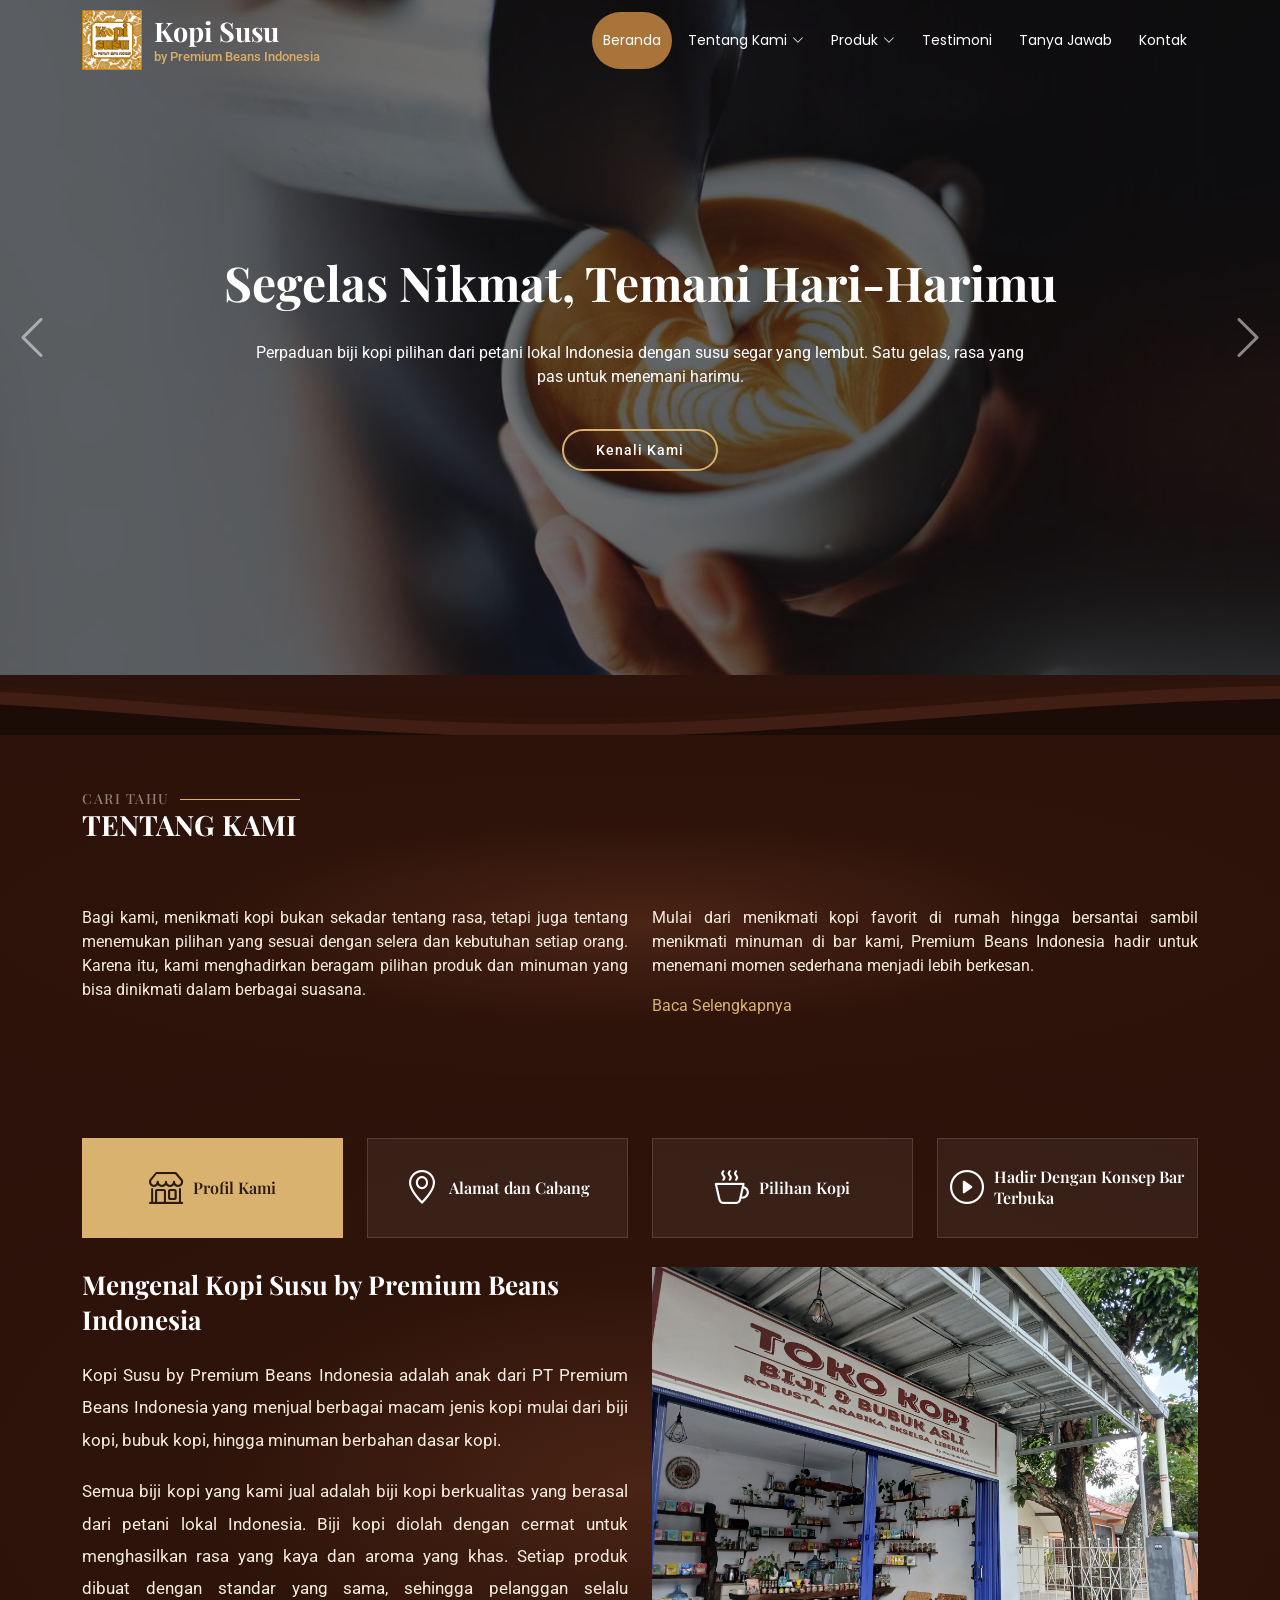
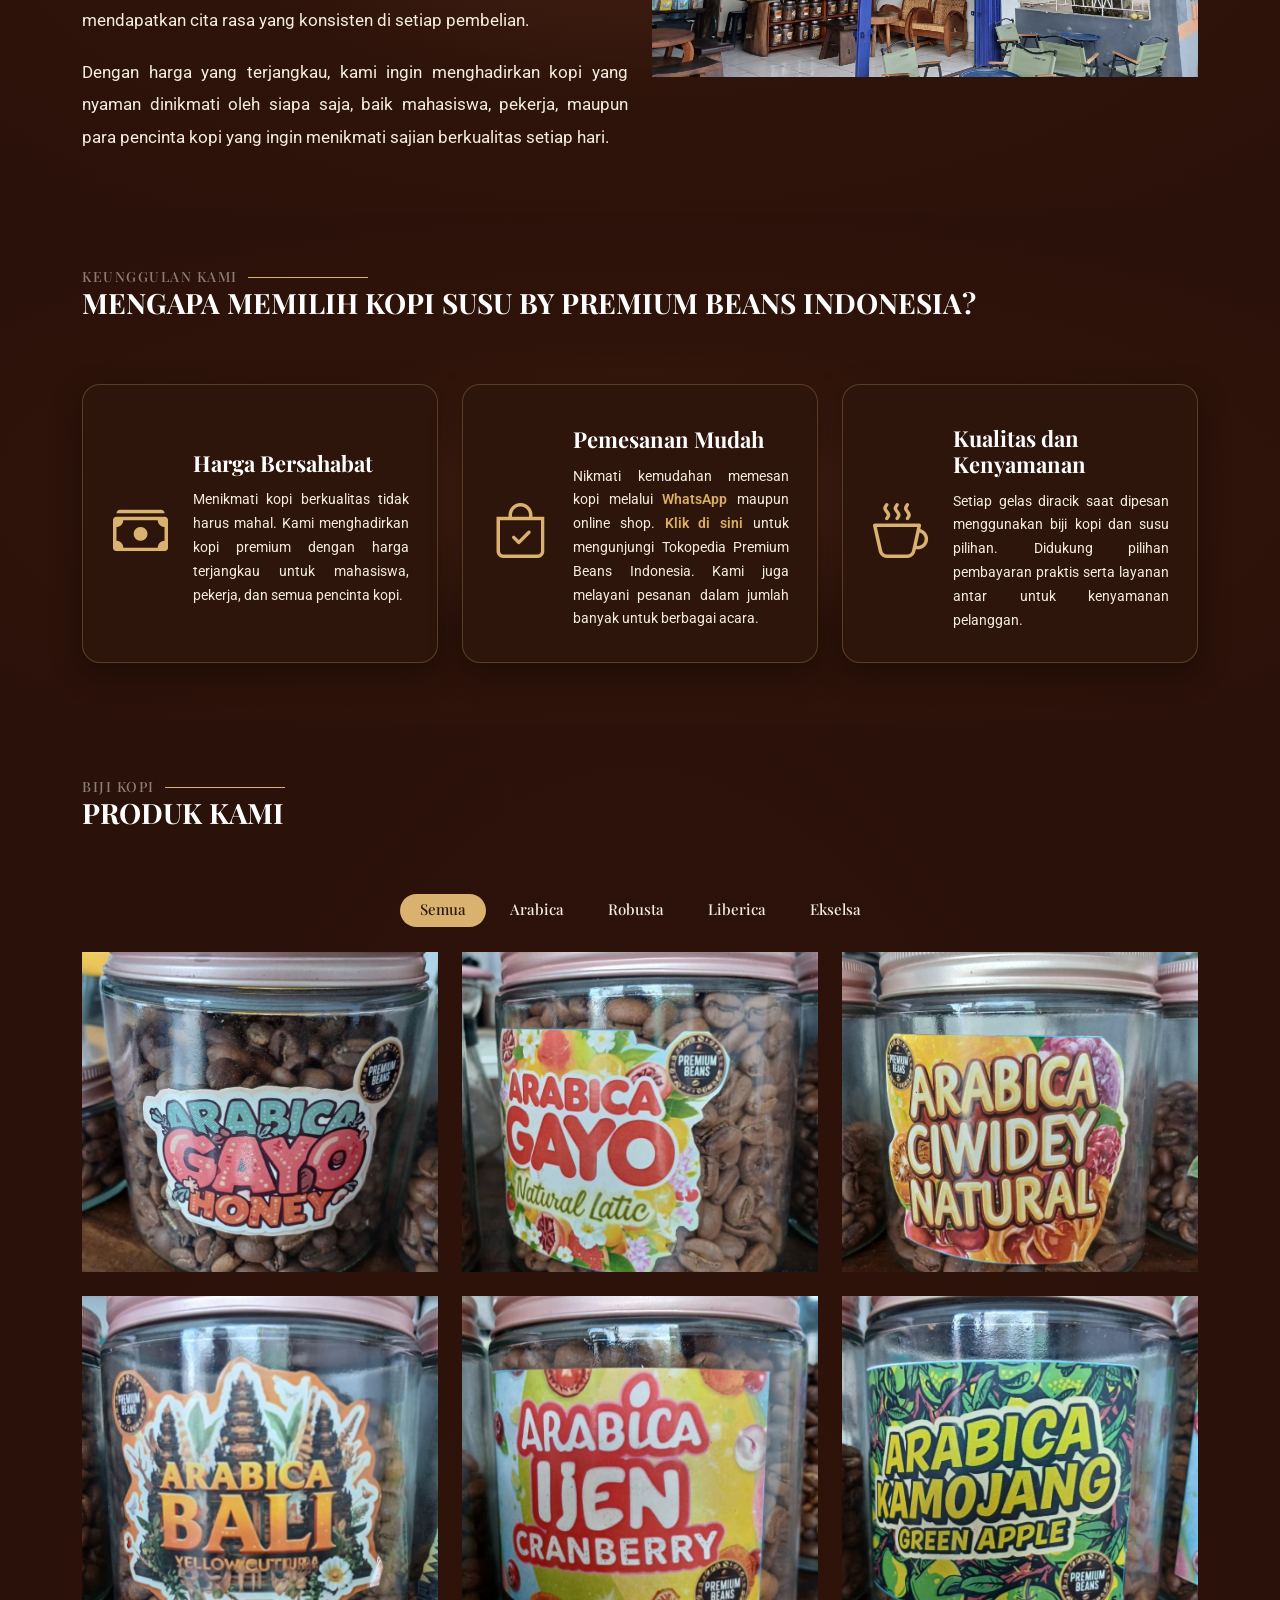
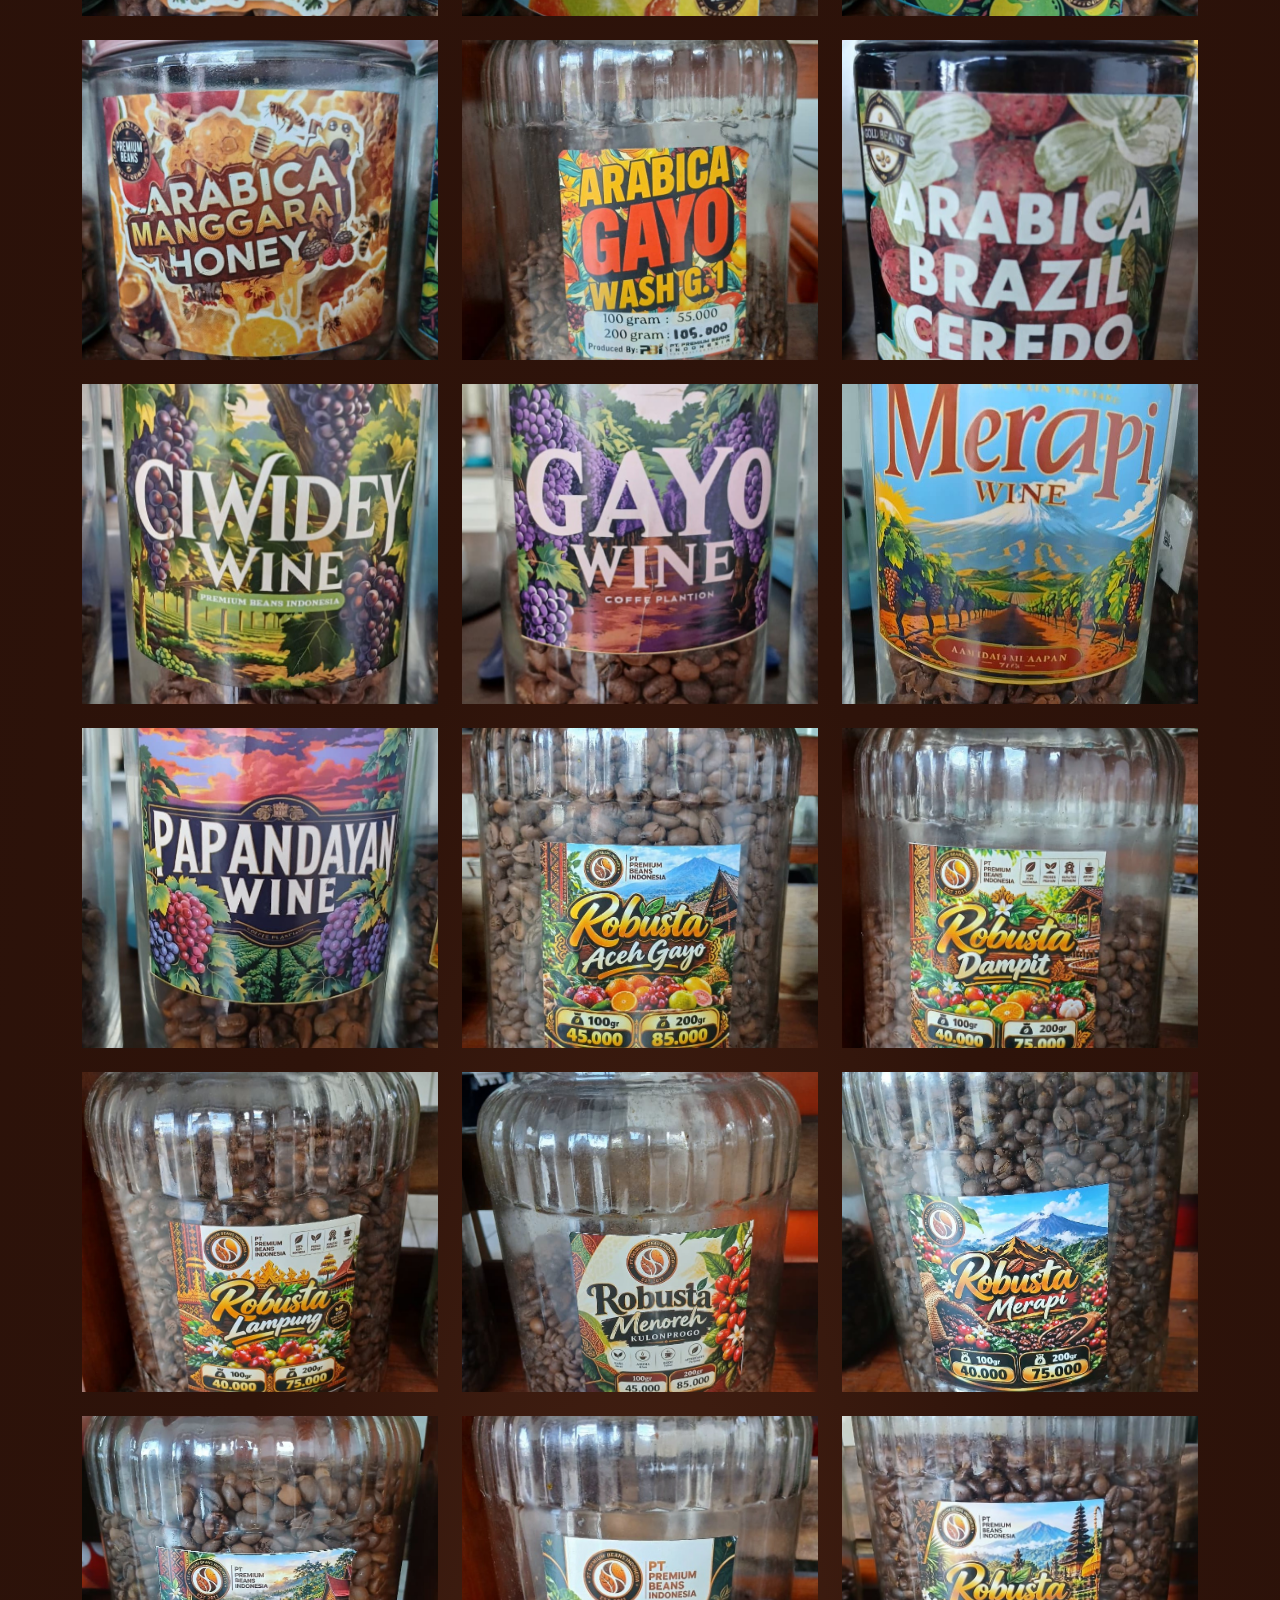
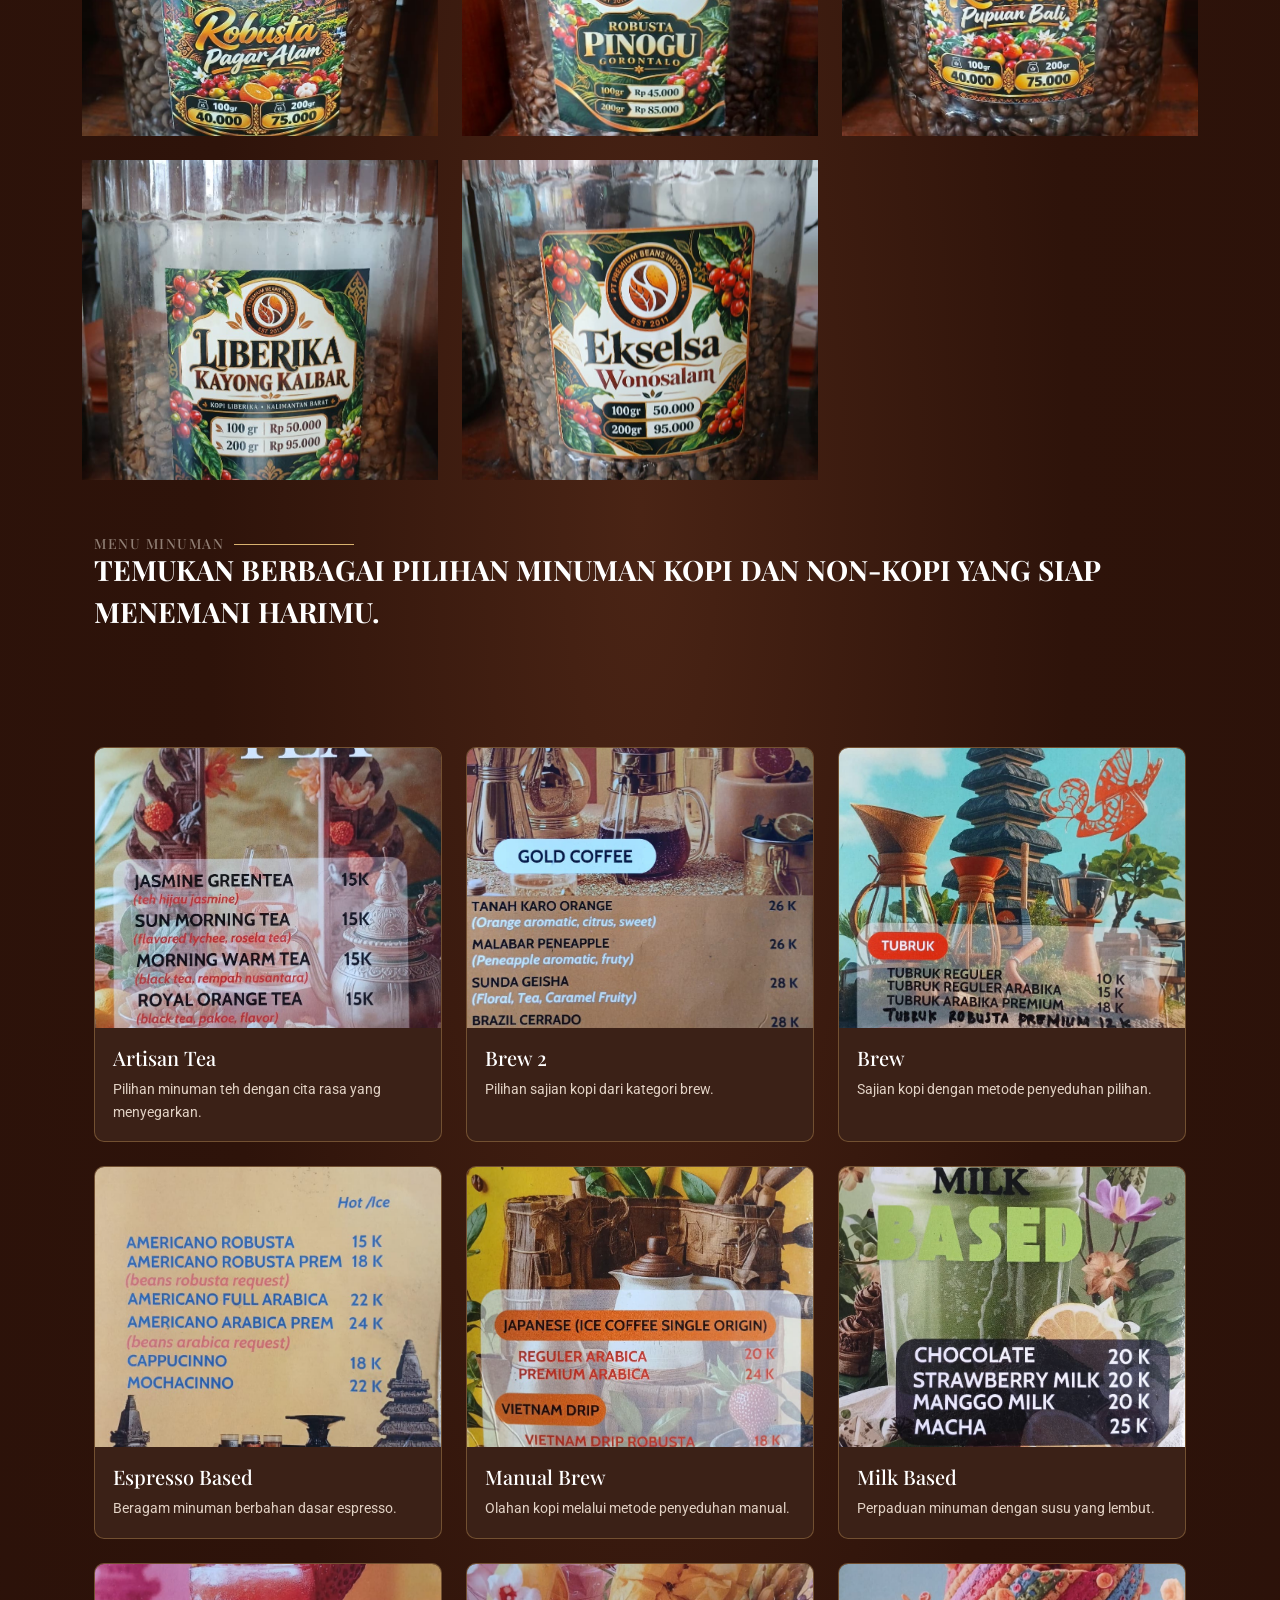
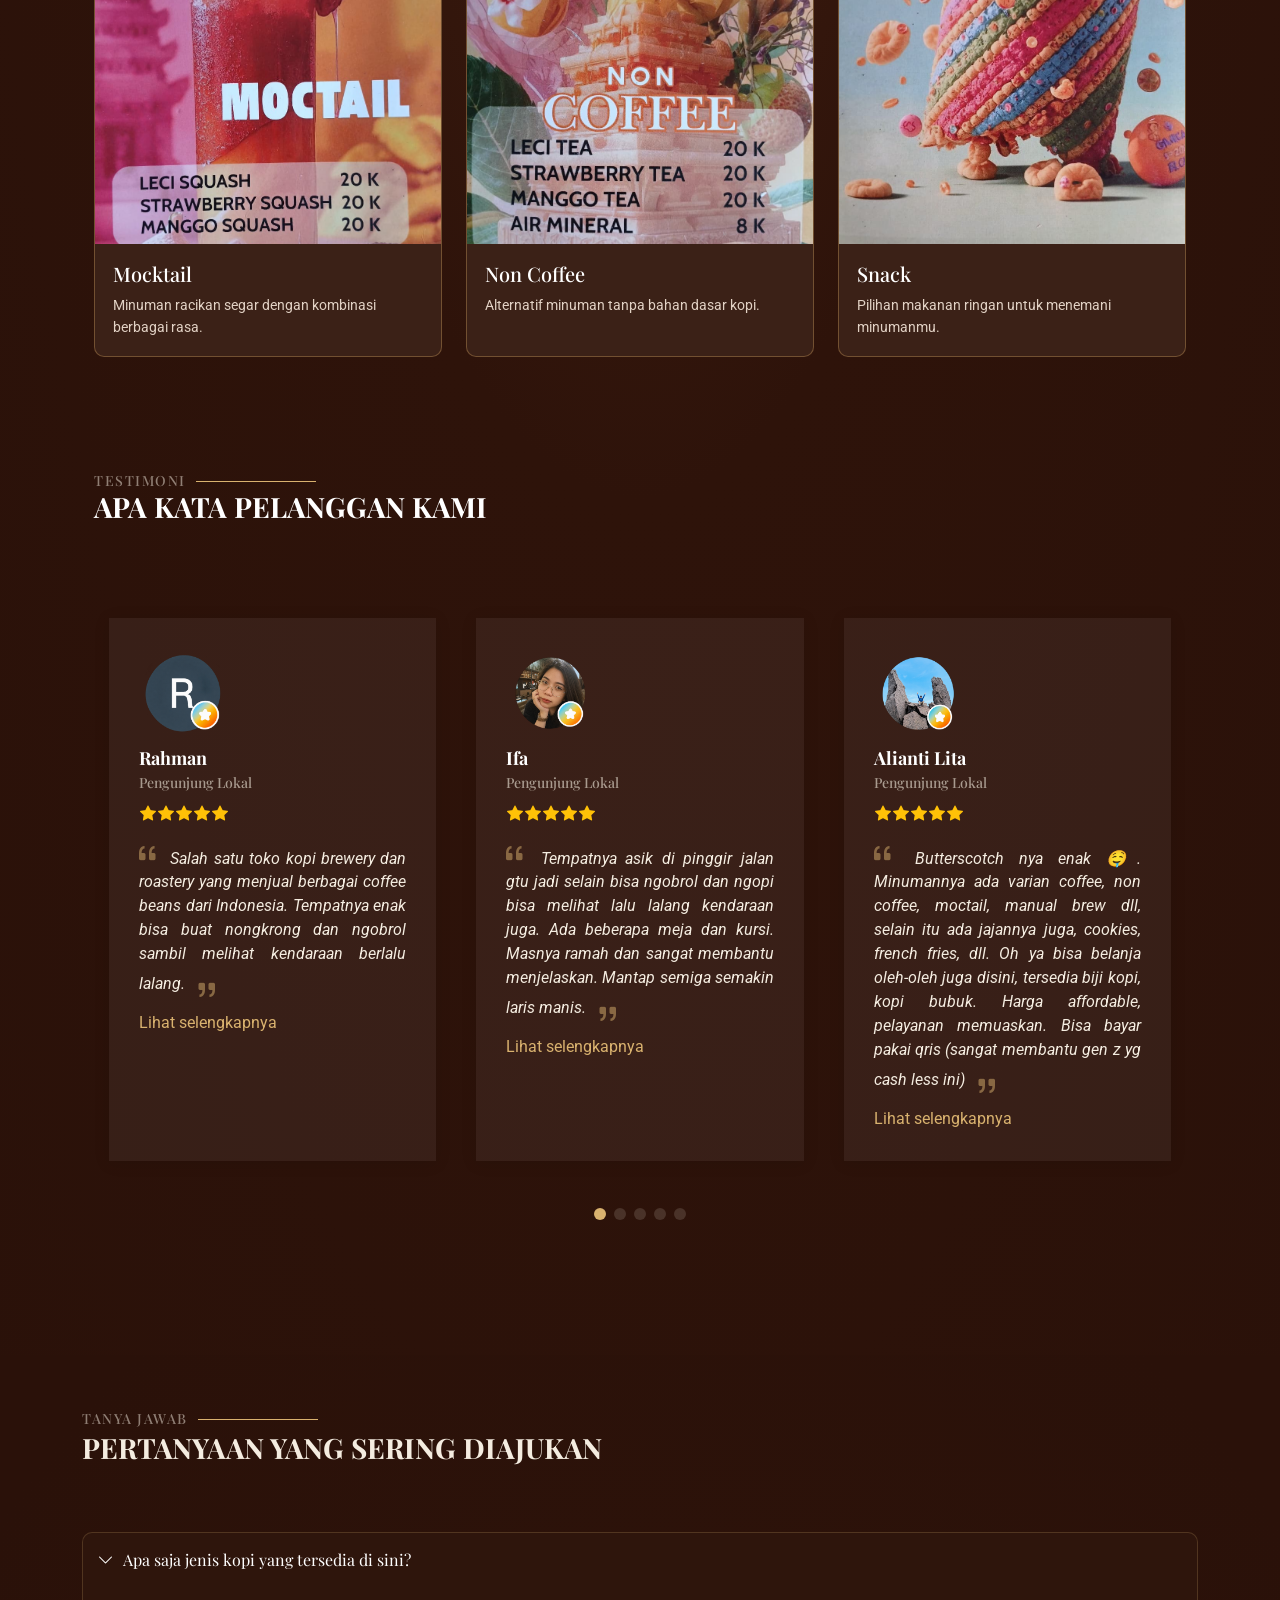
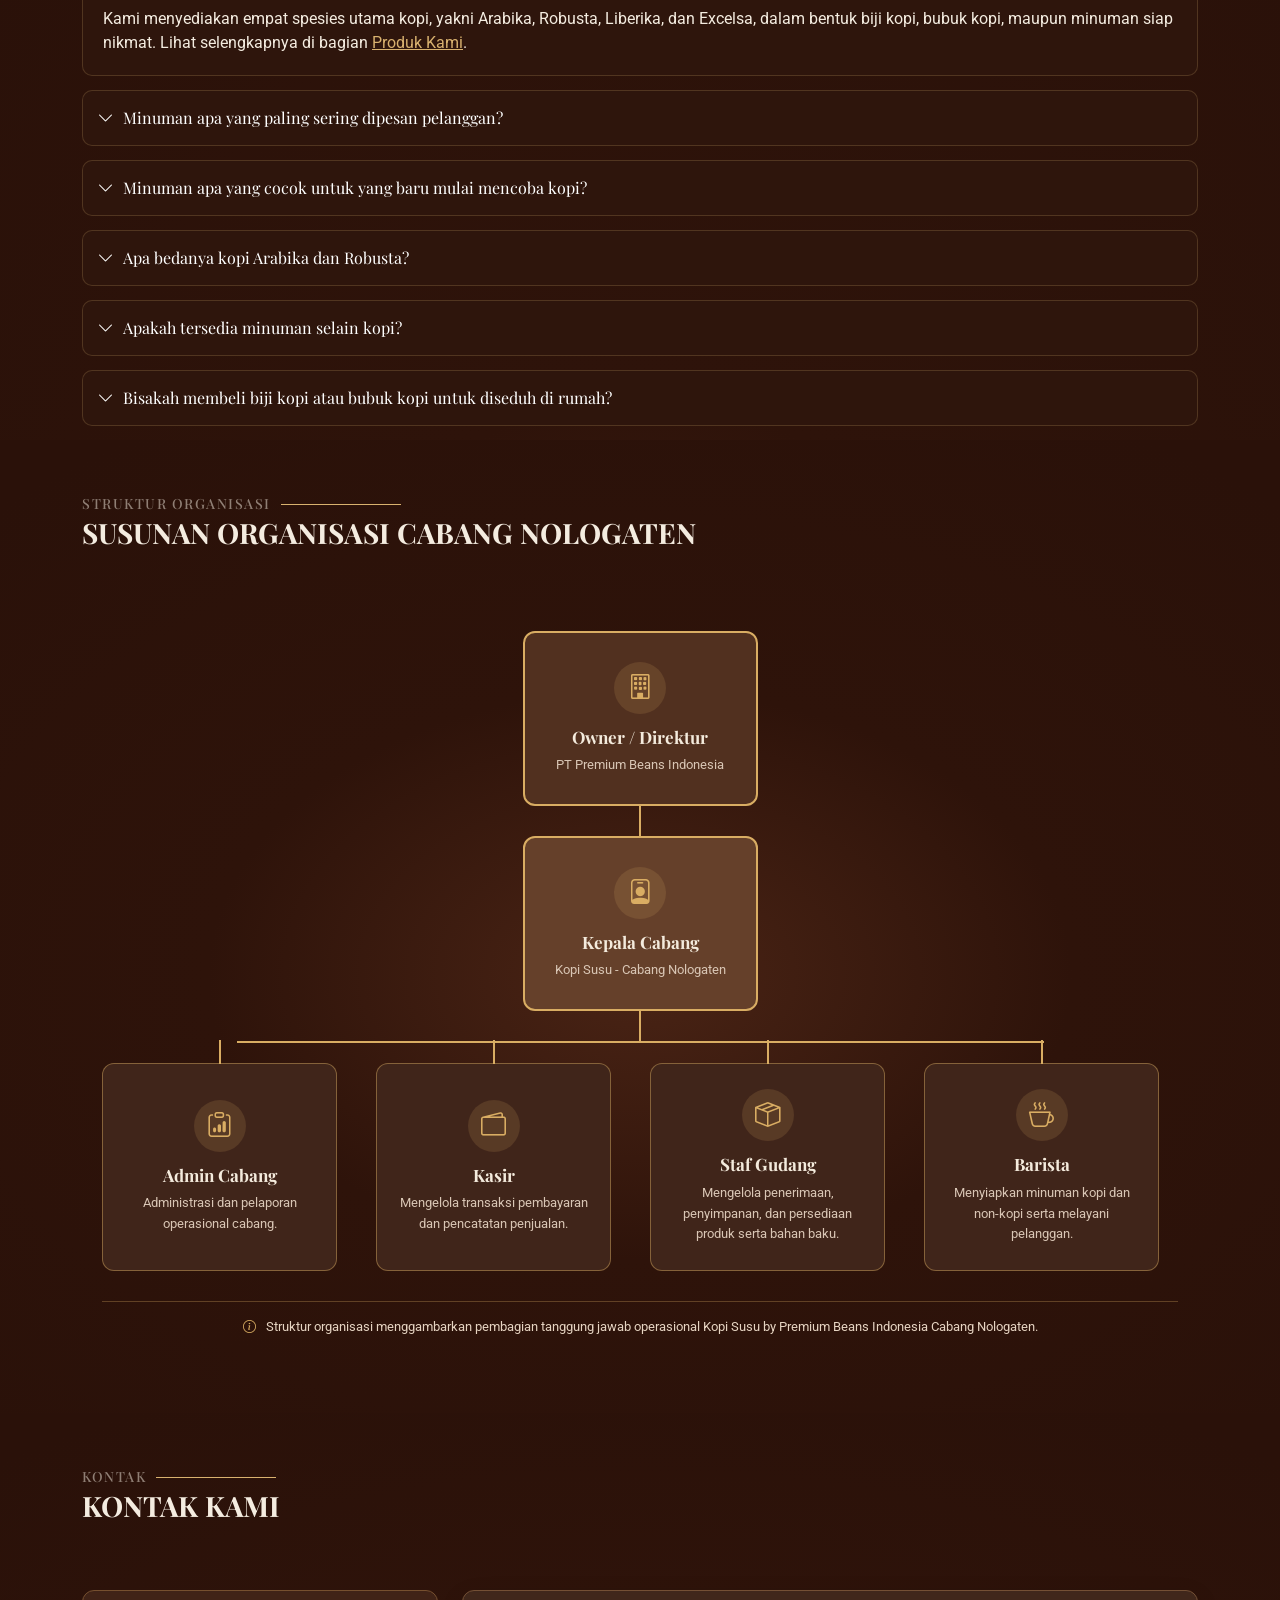
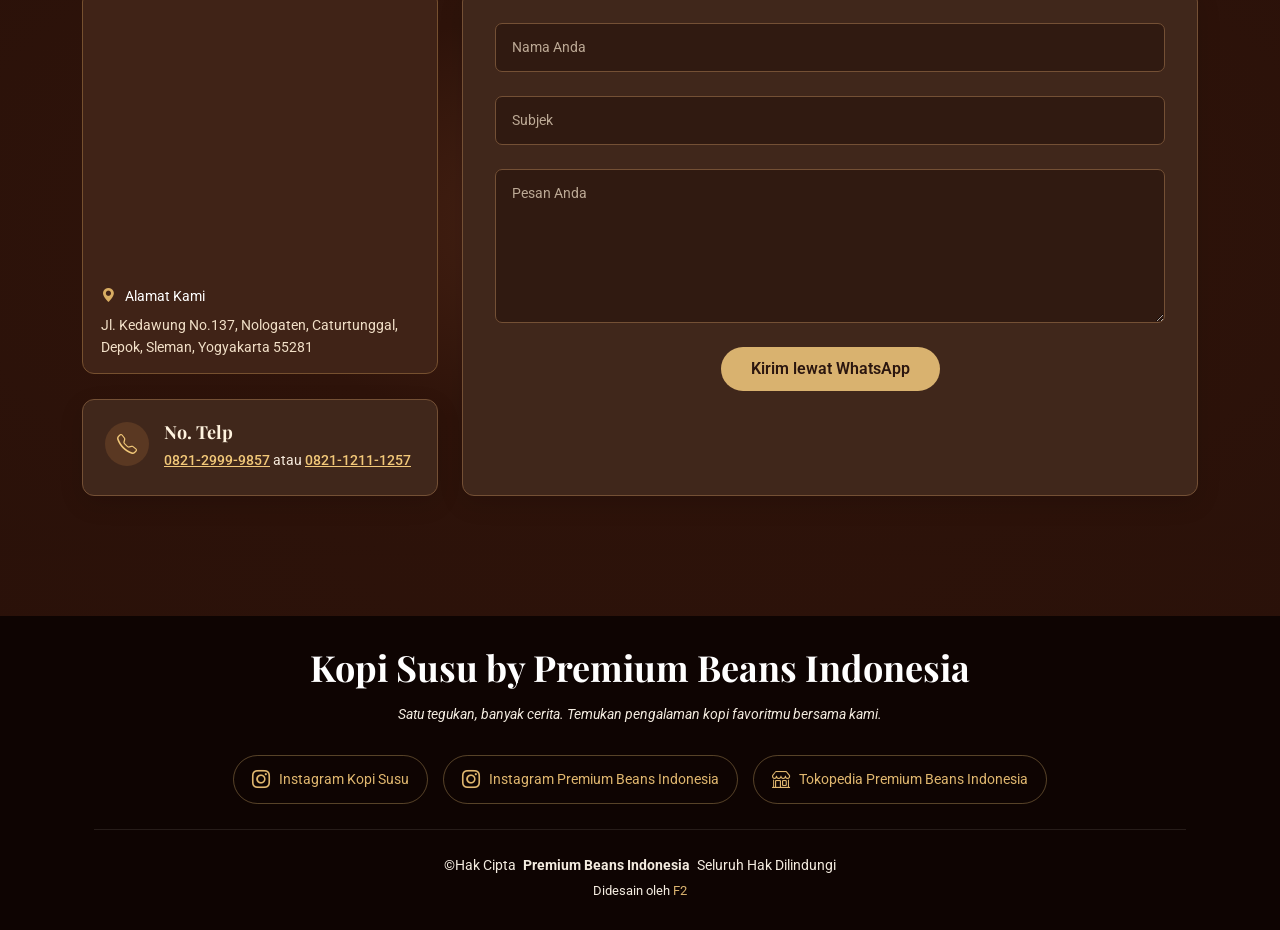
<file: index.html>
<!DOCTYPE html>
<html lang="en">

<head>
  <meta charset="utf-8">
  <meta content="width=device-width, initial-scale=1.0" name="viewport">
  <title>Kopi Susu by Premium Beans Indonesia</title>
  <meta name="description" content="">
  <meta name="keywords" content="">

  <!-- Favicons -->
  <link href="assets/img/logo kopi susu fix.png" rel="icon">
  <link href="assets/img/logo kopi susu fix.png" rel="apple-touch-icon">

  <!-- Fonts -->
  <link href="https://fonts.googleapis.com" rel="preconnect">
  <link href="https://fonts.gstatic.com" rel="preconnect" crossorigin>
  <link href="https://fonts.googleapis.com/css2?family=Roboto:ital,wght@0,100;0,300;0,400;0,500;0,700;0,900;1,100;1,300;1,400;1,500;1,700;1,900&family=Poppins:ital,wght@0,100;0,200;0,300;0,400;0,500;0,600;0,700;0,800;0,900;1,100;1,200;1,300;1,400;1,500;1,600;1,700;1,800;1,900&family=Raleway:ital,wght@0,100;0,200;0,300;0,400;0,500;0,600;0,700;0,800;0,900;1,100;1,200;1,300;1,400;1,500;1,600;1,700;1,800;1,900&display=swap" rel="stylesheet">
  <link href="https://fonts.googleapis.com/css2?family=Playfair+Display:wght@600;700&display=swap" rel="stylesheet">
  <link href="https://fonts.googleapis.com/css2?family=Roboto:wght@300;400;500;700&family=Poppins:wght@300;400;500;600&family=Playfair+Display:wght@600;700&display=swap" rel="stylesheet">

  <!-- Vendor CSS Files -->
  <link href="assets/vendor/bootstrap/css/bootstrap.min.css" rel="stylesheet">
  <link href="assets/vendor/bootstrap-icons/bootstrap-icons.css" rel="stylesheet">
  <link href="assets/vendor/aos/aos.css" rel="stylesheet">
  <link href="assets/vendor/animate.css/animate.min.css" rel="stylesheet">
  <link href="assets/vendor/glightbox/css/glightbox.min.css" rel="stylesheet">
  <link href="assets/vendor/swiper/swiper-bundle.min.css" rel="stylesheet">

  <!-- Main CSS File -->
  <link href="assets/css/main.css" rel="stylesheet">

  <!-- =======================================================
  * Template Name: Selecao
  * Template URL: https://bootstrapmade.com/selecao-bootstrap-template/
  * Updated: Aug 07 2024 with Bootstrap v5.3.3
  * Author: BootstrapMade.com
  * License: https://bootstrapmade.com/license/
  ======================================================== -->
</head>

<body class="index-page">

  <header id="header" class="header d-flex align-items-center fixed-top">
  <div class="container-fluid container-xl position-relative d-flex align-items-center justify-content-between">

        <a href="index.html" class="logo d-flex align-items-center">
            <img src="assets/img/logo kopi susu fix.png" alt="Logo Kopi Susu">

            <div class="brand-text">
                <h1 class="sitename">Kopi Susu</h1>
                <span>by Premium Beans Indonesia</span>
            </div>
        </a>

    
<nav id="navmenu" class="navmenu">

  <ul>

    <!-- BERANDA -->
    <li>
      <a href="#hero" class="active">Beranda</a>
    </li>

    <!-- DROPDOWN TENTANG KAMI -->
    <li class="dropdown">
      <a href="#about">
        <span>Tentang Kami</span>
        <i class="bi bi-chevron-down toggle-dropdown"></i>
      </a>

      <ul>
        <li>
          <a href="index.html#features">Profil</a>
        </li>

        <li>
          <a href="#services">Keunggulan Kami</a>
        </li>

        <li>
          <a href="#team">Tim Kami</a>
        </li>
      </ul>
    </li>

    <!-- DROPDOWN PRODUK -->
    <li class="dropdown">
      <a href="#portfolio">
        <span>Produk</span>
        <i class="bi bi-chevron-down toggle-dropdown"></i>
      </a>

      <ul>
        <li>
          <a href="#portfolio">Biji Kopi</a>
        </li>

        <li>
          <a href="#menu-minuman">Menu Minuman</a>
        </li>
      </ul>
    </li>

    <!-- TESTIMONI -->
    <li>
      <a href="#testimonials">Testimoni</a>
    </li>

    <!-- TANYA JAWAB -->
    <li>
      <a href="#faq">Tanya Jawab</a>
    </li>

    <!-- KONTAK -->
    <li>
      <a href="#contact">Kontak</a>
    </li>

  </ul>

  <i class="mobile-nav-toggle d-xl-none bi bi-list"></i>

</nav>


  </div>
</header>

  <main class="main">

    <!-- Hero Section -->
    <section id="hero" class="hero section dark-background">

      <div id="hero-carousel" data-bs-interval="5000" class=" carousel carousel-fade" data-bs-ride="carousel">

        <!-- Slide 1 -->
<div class="carousel-item active">
  <img src="assets/img/kopi susu.jpg" alt="Kopi susu" class="hero-img">
  <div class="carousel-container">
    <h2 class="animate__animated animate__fadeInDown"><span>Segelas Nikmat, Temani Hari-Harimu</span></h2>
    <p class="animate__animated animate__fadeInUp">Perpaduan biji kopi pilihan dari petani lokal Indonesia dengan susu segar yang lembut. Satu gelas, rasa yang pas untuk menemani harimu.</p>
    <a href="#about" class="btn-get-started animate__animated animate__fadeInUp scrollto">Kenali Kami</a>
  </div>
</div>

<!-- Slide 2 -->
<div class="carousel-item">
  <img src="assets/img/biji kopi pilihan.jpg" alt="Biji kopi" class="hero-img">
  <div class="carousel-container">
    <h2 class="animate__animated animate__fadeInDown">Dari Biji Kopi Pilihan</h2>
    <p class="animate__animated animate__fadeInUp">Kami memilih biji kopi premium, menyangrai dengan hati-hati, dan menyeduhnya segar setiap hari. Rasanya kaya, aromanya harum, harganya tetap bersahabat.</p>
    <a href="#portfolio" class="btn-get-started animate__animated animate__fadeInUp scrollto">Temukan biji kopi favoritmu</a>
  </div>
</div>

<!-- Slide 3 -->
<div class="carousel-item">
  <img src="assets/img/es kopi.jpg" alt="Bubuk kopi" class="hero-img">
  <div class="carousel-container">
    <h2 class="animate__animated animate__fadeInDown">Segar di Setiap Tegukan</h2>
    <p class="animate__animated animate__fadeInUp">Capek, ngantuk, atau butuh teman ngobrol? Kopi susu kami siap menemani. Tersedia juga menu selain kopi.</p>
    <a href="#menu-minuman" class="btn-get-started animate__animated animate__fadeInUp scrollto">Lihat Menu</a>
  </div>
</div>

        <a class="carousel-control-prev" href="#hero-carousel" role="button" data-bs-slide="prev">
          <span class="carousel-control-prev-icon bi bi-chevron-left" aria-hidden="true"></span>
        </a>

        <a class="carousel-control-next" href="#hero-carousel" role="button" data-bs-slide="next">
          <span class="carousel-control-next-icon bi bi-chevron-right" aria-hidden="true"></span>
        </a>

      </div>

      <svg class="hero-waves" xmlns="http://www.w3.org/2000/svg" xmlns:xlink="http://www.w3.org/1999/xlink" viewBox="0 24 150 28 " preserveAspectRatio="none">
        <defs>
          <path id="wave-path" d="M-160 44c30 0 58-18 88-18s 58 18 88 18 58-18 88-18 58 18 88 18 v44h-352z"></path>
        </defs>
        <g class="wave1">
          <use xlink:href="#wave-path" x="50" y="3"></use>
        </g>
        <g class="wave2">
          <use xlink:href="#wave-path" x="50" y="0"></use>
        </g>
        <g class="wave3">
          <use xlink:href="#wave-path" x="50" y="9"></use>
        </g>
      </svg>

    </section><!-- /Hero Section -->

    <!-- About Section -->
    <section id="about" class="about section">

      <!-- Section Title -->
      <div class="container section-title" data-aos="fade-up">
        <h2>Cari tahu</h2>
        <p>Tentang Kami</p>
      </div><!-- End Section Title -->

      <div class="container">

        <div class="row gy-4">

          <div class="col-lg-6 content" data-aos="fade-up" data-aos-delay="100">
            <p>
              Bagi kami, menikmati kopi bukan sekadar tentang rasa, tetapi juga tentang menemukan pilihan yang sesuai dengan selera dan kebutuhan setiap orang. Karena itu, kami menghadirkan beragam pilihan produk dan minuman yang bisa dinikmati dalam berbagai suasana.</p>
          </div>

          <div class="col-lg-6" data-aos="fade-up" data-aos-delay="200">
            <p>Mulai dari menikmati kopi favorit di rumah hingga bersantai sambil menikmati minuman di bar kami, Premium Beans Indonesia hadir untuk menemani momen sederhana menjadi lebih berkesan.</p>
            <a href="#features" class="Baca Selengkapnya"><span>Baca Selengkapnya</span><i class="bi bi-arrow-below"></i></a>
          </div>

        </div>

      </div>

    </section><!-- /About Section -->

    <!-- Features Section -->
    <section id="features" class="features section">

      <div class="container">

        <ul class="nav nav-tabs row  d-flex" data-aos="fade-up" data-aos-delay="100">
          <li class="nav-item col-3">
            <a class="nav-link active show" data-bs-toggle="tab" data-bs-target="#features-tab-1">
              <i class="bi bi-shop"></i>
              <h4 class="d-none d-lg-block">Profil Kami</h4>
            </a>
          </li>
          <li class="nav-item col-3">
            <a class="nav-link" data-bs-toggle="tab" data-bs-target="#features-tab-2">
              <i class="bi bi-geo-alt"></i>
              <h4 class="d-none d-lg-block">Alamat dan Cabang</h4>
            </a>
          </li>
          <li class="nav-item col-3">
            <a class="nav-link" data-bs-toggle="tab" data-bs-target="#features-tab-3">
              <i class="bi bi-cup-hot"></i>
              <h4 class="d-none d-lg-block">Pilihan Kopi</h4>
            </a>
          </li>
          <li class="nav-item col-3">
            <a class="nav-link" data-bs-toggle="tab" data-bs-target="#features-tab-4">
              <i class="bi bi-play-circle"></i>
              <h4 class="d-none d-lg-block">Hadir Dengan Konsep Bar Terbuka</h4>
            </a>
          </li>
        </ul><!-- End Tab Nav -->

        <div class="tab-content" data-aos="fade-up" data-aos-delay="200">

          <div class="tab-pane fade active show" id="features-tab-1">
            <div class="row">
              <div class="col-lg-6 order-2 order-lg-1 mt-3 mt-lg-0">
                <h3>Mengenal Kopi Susu by Premium Beans Indonesia</h3>
                <p>
                  Kopi Susu by Premium Beans Indonesia adalah anak dari PT Premium Beans Indonesia yang menjual berbagai macam jenis kopi mulai dari biji kopi, bubuk kopi, hingga minuman berbahan dasar kopi.
                </p>
                <p>
                  Semua biji kopi yang kami jual adalah biji kopi berkualitas yang berasal dari petani lokal Indonesia. Biji kopi diolah dengan cermat untuk menghasilkan rasa yang kaya dan aroma yang khas. Setiap produk dibuat dengan standar yang sama, sehingga pelanggan selalu mendapatkan cita rasa yang konsisten di setiap pembelian.
                </p>
                <p>
                  Dengan harga yang terjangkau, kami ingin menghadirkan kopi yang nyaman dinikmati oleh siapa saja, baik mahasiswa, pekerja, maupun para pencinta kopi yang ingin menikmati sajian berkualitas setiap hari.
                </p>
              </div>
              <div class="col-lg-6 order-1 order-lg-2 text-center">
                <img src="assets/img/profil umkm.jpg" alt="" class="img-fluid">
              </div>
            </div>
          </div><!-- End Tab Content Item -->

          <div class="tab-pane fade" id="features-tab-2">
            <div class="row">
              <div class="col-lg-6 order-2 order-lg-1 mt-3 mt-lg-0">
                <h3>Cabang Nologaten</h3>
                <p>
                  Gerai Kopi Susu by Premium Beans Indonesia kami memiliki 3 cabang, diantaranya ada di Nologaten, Kasongan, dan Prambanan.
                </p>
                <p>
                  Khusus untuk cabang Nologaten, kami beralamat di Jl. Kedawung No.137, Nologaten, Caturtunggal, Kec. Depok, Kabupaten Sleman, Daerah Istimewa Yogyakarta 55281.
                </p>
                <p>
                  Patokan utama untuk menuju KOPI SUSU By Premium Beans Indonesia cabang Nologaten adalah tepat di depan Gereja Nologaten dan bersebelahan dengan Kampus Marturia (SAK Marturia). Lokasi ini berada di kawasan Nologaten yang terletak di sisi belakang Plaza Ambarrukmo (Amplas).
                </p>
                <p>
                  Kami buka setiap hari pukul 10.00 sampai 22.00 WIB kecuali hari Rabu yang buka lebih awal pukul 09.00 WIB. Anda dapat mencari lokasi kami melalui Google Maps atau <a href="https://maps.app.goo.gl/wgdjheMF222a6Lhp7" target="_blank" rel="noopener">klik di sini</a>.
                </p>
              </div>
              <div class="col-lg-6 order-1 order-lg-2 text-center">
                <img src="assets/img/alamat.jpg" alt="" class="img-fluid feature-img">
              </div>
            </div>
          </div><!-- End Tab Content Item -->

          <div class="tab-pane fade" id="features-tab-3">
            <div class="row">
              <div class="col-lg-6 order-2 order-lg-1 mt-3 mt-lg-0">
                <h3>Berbagai Jenis Kopi Ada Di Sini</h3>
                <p>
                  Kami menyediakan empat spesies utama kopi, yakni Arabika, Robusta, Liberika, dan Excelsa, dengan beragam karakter rasa dari mulai yang ringan dan asam segar sampai yang pekat dan pahit.
                </p>
                <p>
                  Kami memiliki Koleksi kopi asal tunggal (dari satu daerah) yang mencakup berbagai daerah penghasil kopi di Indonesia dengan metode pengolahan bervariasi, seperti proses kering, proses basah, proses madu, hingga fermentasi anggur yang menghasilkan aroma buah-buahan kompleks.
                </p>
                <p>
                  Kami menyediakan campuran biji kopi khusus yang dirancang untuk menghasilkan keseimbangan rasa yang pas saat dipadukan dengan susu maupun dinikmati sebagai espresso murni.
                </p>
              </div>
              <div class="col-lg-6 order-1 order-lg-2 text-center">
                <img src="assets/img/pilihan kopi.jpg" alt="" class="img-fluid">
              </div>
            </div>
          </div><!-- End Tab Content Item -->

          <div class="tab-pane fade" id="features-tab-4">
            <div class="row">
              <div class="col-lg-6 order-2 order-lg-1 mt-3 mt-lg-0">
                <h3>Konsep Bar Terbuka</h3>
                <p>
                  Konsep bar terbuka di cabang Nologaten menghadirkan suasana kedai kopi yang hangat, transparan, dan interaktif, yang mana meja seduh menyatu langsung dengan area pengunjung.
                </p>
                <p>
                  Seluruh proses peracikan mulai dari menimbang biji kopi, menggiling, mengekstraksi espresso, hingga menuang seduhan manual di area slowbar dapat disaksikan secara langsung sambil menikmati aroma kopi segar yang memenuhi ruangan.
                </p>
                <p>
                  Untuk mendukung kenyamanan pengunjung, tersedia pilihan area duduk di dalam ruangan maupun di luar ruangan yang santai, lengkap dengan sofa empuk serta meja yang ergonomis untuk bersantai maupun bekerja (Work From Cafe). Selain itu, fasilitas di sini juga dilengkapi dengan akses Wi-Fi gratis, toilet bersih, serta area parkir gratis untuk pengunjung yang membawa kendaraan.
                </p>
              </div>
              <div class="col-lg-6 order-1 order-lg-2 text-center">
                <a href="assets/img/videografi.mp4" class="glightbox video-thumb" data-type="video" data-source="local">
                  <video src="assets/img/videografi.mp4#t=0.5" preload="metadata" muted playsinline></video>
                  <span class="play-btn"><i class="bi bi-play-fill"></i></span>
                </a>
              </div>
            </div>
          </div><!-- End Tab Content Item -->

        </div>

      </div>

    </section><!-- /Features Section -->

    
<!-- Keunggulan Kami Section -->
<section id="services" class="services section">

  <!-- Section Title -->
  <div class="container section-title" data-aos="fade-up">
    <h2>Keunggulan Kami</h2>
    <p>Mengapa Memilih Kopi Susu by Premium Beans Indonesia?</p>
  </div>

  <div class="container">
    <div class="row gy-4">

      <!-- Kartu 1 -->
      <div class="col-lg-4 col-md-6" data-aos="fade-up" data-aos-delay="100">
        <div class="service-item position-relative">
          <div class="icon">
            <i class="bi bi-cash-stack" style="color: #D9AD63;"></i>
          </div>
          <h3>Harga Bersahabat</h3>
          <p>
            Menikmati kopi berkualitas tidak harus mahal.
            Kami menghadirkan kopi premium dengan harga
            terjangkau untuk mahasiswa, pekerja, dan semua
            pencinta kopi.
          </p>
        </div>
      </div>

      <!-- Kartu 2 -->
      <div class="col-lg-4 col-md-6" data-aos="fade-up" data-aos-delay="200">
        <div class="service-item position-relative">
          <div class="icon">
            <i class="bi bi-bag-check" style="color: #D9AD63;"></i>
          </div>
          <h3>Pemesanan Mudah</h3>       
          <p>
            Nikmati kemudahan memesan kopi melalui
            <a href="index.html#contact" class="text-link">
              WhatsApp
            </a>
            maupun online shop.
            <a href="https://www.tokopedia.com/premiumbeansindones"
              target="_blank"
              rel="noopener noreferrer"
              class="text-link">
              Klik di sini
            </a>
            untuk mengunjungi Tokopedia Premium Beans Indonesia.
            Kami juga melayani pesanan dalam jumlah banyak
            untuk berbagai acara.
          </p>
        </div>
      </div>

      <!-- Kartu 3 -->
      <div class="col-lg-4 col-md-6" data-aos="fade-up" data-aos-delay="300">
        <div class="service-item position-relative">
          <div class="icon">
            <i class="bi bi-cup-hot" style="color: #D9AD63;"></i>
          </div>
          <h3>Kualitas dan Kenyamanan</h3>
          <p>
            Setiap gelas diracik saat dipesan menggunakan
            biji kopi dan susu pilihan. Didukung pilihan
            pembayaran praktis serta layanan antar untuk
            kenyamanan pelanggan.
          </p>
        </div>
      </div>

    </div>
  </div>

</section><!-- End Keunggulan Kami Section -->


    <!-- Portfolio Section -->
    <section id="portfolio" class="portfolio section">

      <!-- Section Title -->
      <div class="container section-title" data-aos="fade-up">
        <h2>Biji Kopi</h2>
        <p>Produk Kami</p>
      </div><!-- End Section Title -->

      <div class="container">

        <div class="isotope-layout" data-default-filter="*" data-layout="masonry" data-sort="original-order">
          
        <!-- FILTER KATEGORI -->
        <ul class="portfolio-filters isotope-filters"
            data-aos="fade-up" data-aos-delay="100">

          <li data-filter="*" class="filter-active">Semua</li>
          <li data-filter=".filter-arabica">Arabica</li>
          <li data-filter=".filter-robusta">Robusta</li>
          <li data-filter=".filter-liberica">Liberica</li>
          <li data-filter=".filter-excelsa">Ekselsa</li>

        </ul>


<!-- KATALOG PRODUK -->
<div class="row gy-4 isotope-container"
     data-aos="fade-up" data-aos-delay="200">

  <!-- ================= ARABICA ================= -->

  <!-- 1. Arabica Gayo Honey -->
  <div class="col-lg-4 col-md-6 portfolio-item isotope-item filter-arabica">
    <img src="assets/img/produk/arabica gayo honey.jpg" class="img-fluid" alt="Arabica Gayo Honey">
    <div class="portfolio-info">
      <h4>Arabica Gayo Honey</h4>
      <p>Biji kopi Arabika asal Gayo dengan varian Honey.</p>
      <a href="assets/img/produk/arabica gayo honey.jpg" title="Arabica Gayo Honey" data-gallery="portfolio-gallery" class="glightbox preview-link"><i class="bi bi-zoom-in"></i></a>
    </div>
  </div>

  <!-- 2. Arabica Gayo Natural Latte -->
  <div class="col-lg-4 col-md-6 portfolio-item isotope-item filter-arabica">
    <img src="assets/img/produk/arabica gayo natural latte.jpg" class="img-fluid" alt="Arabica Gayo Natural Latte">
    <div class="portfolio-info">
      <h4>Arabica Gayo Natural Latte</h4>
      <p>Biji kopi Arabika asal Gayo dengan varian Natural Latte.</p>
      <a href="assets/img/produk/arabica gayo natural latte.jpg" title="Arabica Gayo Natural Latte" data-gallery="portfolio-gallery" class="glightbox preview-link"><i class="bi bi-zoom-in"></i></a>
    </div>
  </div>

  <!-- 3. Arabica Ciwidey Natural -->
  <div class="col-lg-4 col-md-6 portfolio-item isotope-item filter-arabica">
    <img src="assets/img/produk/arabica ciwidey natural.jpg" class="img-fluid" alt="Arabica Ciwidey Natural">
    <div class="portfolio-info">
      <h4>Arabica Ciwidey Natural</h4>
      <p>Biji kopi Arabika asal Ciwidey dengan varian Natural.</p>
      <a href="assets/img/produk/arabica ciwidey natural.jpg" title="Arabica Ciwidey Natural" data-gallery="portfolio-gallery" class="glightbox preview-link"><i class="bi bi-zoom-in"></i></a>
    </div>
  </div>

  <!-- 4. Arabica Bali -->
  <div class="col-lg-4 col-md-6 portfolio-item isotope-item filter-arabica">
    <img src="assets/img/produk/arabica bali.jpg" class="img-fluid" alt="Arabica Bali">
    <div class="portfolio-info">
      <h4>Arabica Bali</h4>
      <p>Biji kopi Arabika pilihan yang berasal dari Bali.</p>
      <a href="assets/img/produk/arabica bali.jpg" title="Arabica Bali" data-gallery="portfolio-gallery" class="glightbox preview-link"><i class="bi bi-zoom-in"></i></a>
    </div>
  </div>

  <!-- 5. Arabica Ijen Cranberry -->
  <div class="col-lg-4 col-md-6 portfolio-item isotope-item filter-arabica">
    <img src="assets/img/produk/arabica ijen cranberry.jpg" class="img-fluid" alt="Arabica Ijen Cranberry">
    <div class="portfolio-info">
      <h4>Arabica Ijen Cranberry</h4>
      <p>Biji kopi Arabika asal Ijen dengan varian Cranberry.</p>
      <a href="assets/img/produk/arabica ijen cranberry.jpg" title="Arabica Ijen Cranberry" data-gallery="portfolio-gallery" class="glightbox preview-link"><i class="bi bi-zoom-in"></i></a>
    </div>
  </div>

  <!-- 6. Arabica Kamojang -->
  <div class="col-lg-4 col-md-6 portfolio-item isotope-item filter-arabica">
    <img src="assets/img/produk/arabica kamojang.jpg" class="img-fluid" alt="Arabica Kamojang">
    <div class="portfolio-info">
      <h4>Arabica Kamojang</h4>
      <p>Biji kopi Arabika pilihan yang berasal dari Kamojang.</p>
      <a href="assets/img/produk/arabica kamojang.jpg" title="Arabica Kamojang" data-gallery="portfolio-gallery" class="glightbox preview-link"><i class="bi bi-zoom-in"></i></a>
    </div>
  </div>

  <!-- 7. Arabica Manggarai Honey -->
  <div class="col-lg-4 col-md-6 portfolio-item isotope-item filter-arabica">
    <img src="assets/img/produk/arabica manggarai honey.jpg" class="img-fluid" alt="Arabica Manggarai Honey">
    <div class="portfolio-info">
      <h4>Arabica Manggarai Honey</h4>
      <p>Biji kopi Arabika asal Manggarai dengan varian Honey.</p>
      <a href="assets/img/produk/arabica manggarai honey.jpg" title="Arabica Manggarai Honey" data-gallery="portfolio-gallery" class="glightbox preview-link"><i class="bi bi-zoom-in"></i></a>
    </div>
  </div>

  <!-- 8. Arabica Gayo Wash G.1 -->
  <div class="col-lg-4 col-md-6 portfolio-item isotope-item filter-arabica">
    <img src="assets/img/produk/arabika gayo.jpg" class="img-fluid" alt="Arabica Gayo Wash G.1">
    <div class="portfolio-info">
      <h4>Arabica Gayo Wash G.1</h4>
      <p>Biji kopi Arabika asal Gayo dengan varian Wash G.1.</p>
      <a href="assets/img/produk/arabika gayo.jpg" title="Arabica Gayo Wash G.1" data-gallery="portfolio-gallery" class="glightbox preview-link"><i class="bi bi-zoom-in"></i></a>
    </div>
  </div>

  <!-- 9. Arabica Brazil Ceredo -->
  <div class="col-lg-4 col-md-6 portfolio-item isotope-item filter-arabica">
    <img src="assets/img/produk/arabica brazil ceredo.jpg" class="img-fluid" alt="Arabica Brazil Ceredo">
    <div class="portfolio-info">
      <h4>Arabica Brazil Ceredo</h4>
      <p>Biji kopi Arabika asal Brasil dengan varian Ceredo.</p>
      <a href="assets/img/produk/arabica brazil ceredo.jpg" title="Arabica Brazil Ceredo" data-gallery="portfolio-gallery" class="glightbox preview-link"><i class="bi bi-zoom-in"></i></a>
    </div>
  </div>

  <!-- 10. Arabica Ciwidey Wine -->
  <div class="col-lg-4 col-md-6 portfolio-item isotope-item filter-arabica">
    <img src="assets/img/produk/ciwidey wine.jpg" class="img-fluid" alt="Ciwidey Wine">
    <div class="portfolio-info">
      <h4>Arabica Ciwidey Wine</h4>
      <p>Biji kopi Arabika asal Ciwidey dengan varian Wine.</p>
      <a href="assets/img/produk/ciwidey wine.jpg" title="Arabica Ciwidey Wine" data-gallery="portfolio-gallery" class="glightbox preview-link"><i class="bi bi-zoom-in"></i></a>
    </div>
  </div>

  <!-- 11. Arabica Gayo Wine -->
  <div class="col-lg-4 col-md-6 portfolio-item isotope-item filter-arabica">
    <img src="assets/img/produk/gayo wine.jpg" class="img-fluid" alt="Gayo Wine">
    <div class="portfolio-info">
      <h4>Arabica Gayo Wine</h4>
      <p>Biji kopi Arabika asal Gayo dengan varian Wine.</p>
      <a href="assets/img/produk/gayo wine.jpg" title="Arabica Gayo Wine" data-gallery="portfolio-gallery" class="glightbox preview-link"><i class="bi bi-zoom-in"></i></a>
    </div>
  </div>

  <!-- 12. Arabica Merapi Wine -->
  <div class="col-lg-4 col-md-6 portfolio-item isotope-item filter-arabica">
    <img src="assets/img/produk/merapi wine.jpg" class="img-fluid" alt="Merapi Wine">
    <div class="portfolio-info">
      <h4>Arabica Merapi Wine</h4>
      <p>Biji kopi Arabika asal Merapi dengan varian Wine.</p>
      <a href="assets/img/produk/merapi wine.jpg" title="Arabica Merapi Wine" data-gallery="portfolio-gallery" class="glightbox preview-link"><i class="bi bi-zoom-in"></i></a>
    </div>
  </div>

  <!-- 13. Arabica Papandayan Wine -->
  <div class="col-lg-4 col-md-6 portfolio-item isotope-item filter-arabica">
    <img src="assets/img/produk/papandayan wine.jpg" class="img-fluid" alt="Papandayan Wine">
    <div class="portfolio-info">
      <h4>Arabica Papandayan Wine</h4>
      <p>Biji kopi Arabika asal Papandayan dengan varian Wine.</p>
      <a href="assets/img/produk/papandayan wine.jpg" title="Arabica Papandayan Wine" data-gallery="portfolio-gallery" class="glightbox preview-link"><i class="bi bi-zoom-in"></i></a>
    </div>
  </div>


  <!-- ================= ROBUSTA ================= -->

  <!-- 14. Robusta Aceh Gayo -->
  <div class="col-lg-4 col-md-6 portfolio-item isotope-item filter-robusta">
    <img src="assets/img/produk/robusta aceh gayo.jpg" class="img-fluid" alt="Robusta Aceh Gayo">
    <div class="portfolio-info">
      <h4>Robusta Aceh Gayo</h4>
      <p>Biji kopi Robusta asal Aceh dengan varian Gayo.</p>
      <a href="assets/img/produk/robusta aceh gayo.jpg" title="Robusta Aceh Gayo" data-gallery="portfolio-gallery" class="glightbox preview-link"><i class="bi bi-zoom-in"></i></a>
    </div>
  </div>

  <!-- 15. Robusta Dampit -->
  <div class="col-lg-4 col-md-6 portfolio-item isotope-item filter-robusta">
    <img src="assets/img/produk/robusta dampit.jpg" class="img-fluid" alt="Robusta Dampit">
    <div class="portfolio-info">
      <h4>Robusta Dampit</h4>
      <p>Biji kopi Robusta yang berasal dari Dampit.</p>
      <a href="assets/img/produk/robusta dampit.jpg" title="Robusta Dampit" data-gallery="portfolio-gallery" class="glightbox preview-link"><i class="bi bi-zoom-in"></i></a>
    </div>
  </div>

  <!-- 16. Robusta Lampung -->
  <div class="col-lg-4 col-md-6 portfolio-item isotope-item filter-robusta">
    <img src="assets/img/produk/robusta lampung.jpg" class="img-fluid" alt="Robusta Lampung">
    <div class="portfolio-info">
      <h4>Robusta Lampung</h4>
      <p>Biji kopi Robusta pilihan yang berasal dari Lampung.</p>
      <a href="assets/img/produk/robusta lampung.jpg" title="Robusta Lampung" data-gallery="portfolio-gallery" class="glightbox preview-link"><i class="bi bi-zoom-in"></i></a>
    </div>
  </div>

  <!-- 17. Robusta Menoreh -->
  <div class="col-lg-4 col-md-6 portfolio-item isotope-item filter-robusta">
    <img src="assets/img/produk/robusta menoreh.jpg" class="img-fluid" alt="Robusta Menoreh">
    <div class="portfolio-info">
      <h4>Robusta Menoreh</h4>
      <p>Biji kopi Robusta yang berasal dari kawasan Menoreh.</p>
      <a href="assets/img/produk/robusta menoreh.jpg" title="Robusta Menoreh" data-gallery="portfolio-gallery" class="glightbox preview-link"><i class="bi bi-zoom-in"></i></a>
    </div>
  </div>

  <!-- 18. Robusta Merapi -->
  <div class="col-lg-4 col-md-6 portfolio-item isotope-item filter-robusta">
    <img src="assets/img/produk/robusta merapi.jpg" class="img-fluid" alt="Robusta Merapi">
    <div class="portfolio-info">
      <h4>Robusta Merapi</h4>
      <p>Biji kopi Robusta asal kawasan Merapi.</p>
      <a href="assets/img/produk/robusta merapi.jpg" title="Robusta Merapi" data-gallery="portfolio-gallery" class="glightbox preview-link"><i class="bi bi-zoom-in"></i></a>
    </div>
  </div>

  <!-- 19. Robusta Pagar Alam -->
  <div class="col-lg-4 col-md-6 portfolio-item isotope-item filter-robusta">
    <img src="assets/img/produk/robusta pagar alam.jpg" class="img-fluid" alt="Robusta Pagar Alam">
    <div class="portfolio-info">
      <h4>Robusta Pagar Alam</h4>
      <p>Biji kopi Robusta yang berasal dari Pagar Alam.</p>
      <a href="assets/img/produk/robusta pagar alam.jpg" title="Robusta Pagar Alam" data-gallery="portfolio-gallery" class="glightbox preview-link"><i class="bi bi-zoom-in"></i></a>
    </div>
  </div>

  <!-- 20. Robusta Pinogu -->
  <div class="col-lg-4 col-md-6 portfolio-item isotope-item filter-robusta">
    <img src="assets/img/produk/robusta pinogu.jpg" class="img-fluid" alt="Robusta Pinogu">
    <div class="portfolio-info">
      <h4>Robusta Pinogu</h4>
      <p>Biji kopi Robusta yang berasal dari Pinogu.</p>
      <a href="assets/img/produk/robusta pinogu.jpg" title="Robusta Pinogu" data-gallery="portfolio-gallery" class="glightbox preview-link"><i class="bi bi-zoom-in"></i></a>
    </div>
  </div>

  <!-- 21. Robusta Pupuan Bali -->
  <div class="col-lg-4 col-md-6 portfolio-item isotope-item filter-robusta">
    <img src="assets/img/produk/robusta pupuan bali.jpg" class="img-fluid" alt="Robusta Pupuan Bali">
    <div class="portfolio-info">
      <h4>Robusta Pupuan Bali</h4>
      <p>Biji kopi Robusta yang berasal dari Pupuan, Bali.</p>
      <a href="assets/img/produk/robusta pupuan bali.jpg" title="Robusta Pupuan Bali" data-gallery="portfolio-gallery" class="glightbox preview-link"><i class="bi bi-zoom-in"></i></a>
    </div>
  </div>


  <!-- ================= LIBERICA ================= -->

  <!-- 22. Liberica Kayong Kalbar -->
  <div class="col-lg-4 col-md-6 portfolio-item isotope-item filter-liberica">
    <img src="assets/img/produk/liberika kayong kalbar.jpg" class="img-fluid" alt="Liberica Kayong Kalbar">
    <div class="portfolio-info">
      <h4>Liberica Kayong Kalbar</h4>
      <p>Biji kopi Liberika yang berasal dari Kayong, Kalimantan Barat.</p>
      <a href="assets/img/produk/liberika kayong kalbar.jpg" title="Liberica Kayong Kalbar" data-gallery="portfolio-gallery" class="glightbox preview-link"><i class="bi bi-zoom-in"></i></a>
    </div>
  </div>
 
<!-- EXCELSA -->
<div class="col-lg-4 col-md-6 portfolio-item isotope-item filter-excelsa">
  <img src="assets/img/produk/ekselsa wonosalam.jpg"
       class="img-fluid" alt="Excelsa Wonosalam">

  <div class="portfolio-info">
    <h4>Excelsa Wonosalam</h4>
    <p>Biji kopi Excelsa pilihan yang berasal dari Wonosalam.</p>

    <a href="assets/img/produk/ekselsa wonosalam.jpg"
       title="Excelsa Wonosalam"
       data-gallery="portfolio-gallery"
       class="glightbox preview-link">
      <i class="bi bi-zoom-in"></i>
    </a>
  </div>
</div>
</div>

<!-- MENU MINUMAN -->
<section id="menu-minuman" class="menu-section">
  <div class="container">

    <div class="section-title">
      <h2>Menu Minuman</h2>
      <p>Temukan berbagai pilihan minuman kopi dan non-kopi yang siap menemani harimu.</p>
    </div>

    <div class="row gy-4 menu-gallery">

      <!-- ARTISAN TEA -->
      <div class="col-lg-4 col-md-6">
        <div class="menu-card">
          <a href="assets/img/menu/artisan tea.jpg"
             class="glightbox"
             data-gallery="menu-gallery">
            <img src="assets/img/menu/artisan tea.jpg"
                 alt="Artisan Tea">
          </a>
          <div class="menu-info">
            <h4>Artisan Tea</h4>
            <p>Pilihan minuman teh dengan cita rasa yang menyegarkan.</p>
          </div>
        </div>
      </div>

      <!-- BREW 2 -->
      <div class="col-lg-4 col-md-6">
        <div class="menu-card">
          <a href="assets/img/menu/brew 2.jpg"
             class="glightbox"
             data-gallery="menu-gallery">
            <img src="assets/img/menu/brew 2.jpg" alt="Brew 2">
          </a>
          <div class="menu-info">
            <h4>Brew 2</h4>
            <p>Pilihan sajian kopi dari kategori brew.</p>
          </div>
        </div>
      </div>

      <!-- BREW -->
      <div class="col-lg-4 col-md-6">
        <div class="menu-card">
          <a href="assets/img/menu/brew.jpg"
             class="glightbox"
             data-gallery="menu-gallery">
            <img src="assets/img/menu/brew.jpg" alt="Brew">
          </a>
          <div class="menu-info">
            <h4>Brew</h4>
            <p>Sajian kopi dengan metode penyeduhan pilihan.</p>
          </div>
        </div>
      </div>

      <!-- ESPRESSO BASED -->
      <div class="col-lg-4 col-md-6">
        <div class="menu-card">
          <a href="assets/img/menu/espresso based.jpg"
             class="glightbox"
             data-gallery="menu-gallery">
            <img src="assets/img/menu/esspresso based.jpg" alt="Espresso Based">
          </a>
          <div class="menu-info">
            <h4>Espresso Based</h4>
            <p>Beragam minuman berbahan dasar espresso.</p>
          </div>
        </div>
      </div>

      <!-- MANUAL BREW -->
      <div class="col-lg-4 col-md-6">
        <div class="menu-card">
          <a href="assets/img/menu/manual brew.jpg"
             class="glightbox"
             data-gallery="menu-gallery">
            <img src="assets/img/menu/manual brew.jpg" alt="Manual Brew">
          </a>
          <div class="menu-info">
            <h4>Manual Brew</h4>
            <p>Olahan kopi melalui metode penyeduhan manual.</p>
          </div>
        </div>
      </div>

      <!-- MILK BASED -->
      <div class="col-lg-4 col-md-6">
        <div class="menu-card">
          <a href="assets/img/menu/milk based.jpg"
             class="glightbox"
             data-gallery="menu-gallery">
            <img src="assets/img/menu/milk based.jpg" alt="Milk Based">
          </a>
          <div class="menu-info">
            <h4>Milk Based</h4>
            <p>Perpaduan minuman dengan susu yang lembut.</p>
          </div>
        </div>
      </div>

      <!-- MOCKTAIL -->
      <div class="col-lg-4 col-md-6">
        <div class="menu-card">
          <a href="assets/img/menu/moctail.jpg"
             class="glightbox"
             data-gallery="menu-gallery">
            <img src="assets/img/menu/moctail.jpg" alt="Mocktail">
          </a>
          <div class="menu-info">
            <h4>Mocktail</h4>
            <p>Minuman racikan segar dengan kombinasi berbagai rasa.</p>
          </div>
        </div>
      </div>

      <!-- NON COFFEE -->
      <div class="col-lg-4 col-md-6">
        <div class="menu-card">
          <a href="assets/img/menu/non coffee.jpg"
             class="glightbox"
             data-gallery="menu-gallery">
            <img src="assets/img/menu/non coffee.jpg" alt="Non Coffee">
          </a>
          <div class="menu-info">
            <h4>Non Coffee</h4>
            <p>Alternatif minuman tanpa bahan dasar kopi.</p>
          </div>
        </div>
      </div>

      <!-- SNACK -->
      <div class="col-lg-4 col-md-6">
        <div class="menu-card">
          <a href="assets/img/menu/snack.jpg"
             class="glightbox"
             data-gallery="menu-gallery">
            <img src="assets/img/menu/snack.jpg" alt="Snack">
          </a>
          <div class="menu-info">
            <h4>Snack</h4>
            <p>Pilihan makanan ringan untuk menemani minumanmu.</p>
          </div>
        </div>
      </div>

    </div>
  </div>
</section>
        

    <!-- Testimonials Section -->
    <section id="testimonials" class="testimonials section">

      <!-- Section Title -->
      <div class="container section-title" data-aos="fade-up">
        <h2>Testimoni</h2>
        <p>Apa Kata Pelanggan Kami</p>
      </div><!-- End Section Title -->

      <div class="container" data-aos="fade-up" data-aos-delay="100">

        <div class="swiper init-swiper">
          <script type="application/json" class="swiper-config">
            {
              "loop": true,
              "speed": 600,
              "autoplay": {
                "delay": 5000
              },
              "slidesPerView": "auto",
              "pagination": {
                "el": ".swiper-pagination",
                "type": "bullets",
                "clickable": true
              },
              "breakpoints": {
                "320": {
                  "slidesPerView": 1,
                  "spaceBetween": 40
                },
                "1200": {
                  "slidesPerView": 3,
                  "spaceBetween": 10
                }
              }
            }
          </script>
          <div class="swiper-wrapper">

            <div class="swiper-slide">
              <div class="testimonial-item">
                <img src="assets/img/testimonials/Rahman HD.png" class="testimonial-img" alt="">
                <h3>Rahman</h3>
                <h4>Pengunjung Lokal</h4>
                <div class="stars">
                  <i class="bi bi-star-fill"></i><i class="bi bi-star-fill"></i><i class="bi bi-star-fill"></i><i class="bi bi-star-fill"></i><i class="bi bi-star-fill"></i>
                </div>
                <p>
                  <i class="bi bi-quote quote-icon-left"></i>
                  <span>Salah satu toko kopi brewery dan roastery yang menjual berbagai coffee beans dari Indonesia. Tempatnya enak bisa buat nongkrong dan ngobrol sambil melihat kendaraan berlalu lalang.</span>
                  <i class="bi bi-quote quote-icon-right"></i>
                </p>
                <a href="https://maps.app.goo.gl/tfJ9CtipfcksXKAn6" target="_blank" rel="noopener" class="read-review">Lihat selengkapnya</a>
              </div>
            </div><!-- End testimonial item -->

            <div class="swiper-slide">
              <div class="testimonial-item">
                <img src="assets/img/testimonials/IFA HD.png" class="testimonial-img" alt="">
                <h3>Ifa</h3>
                <h4>Pengunjung Lokal</h4>
                <div class="stars">
                  <i class="bi bi-star-fill"></i><i class="bi bi-star-fill"></i><i class="bi bi-star-fill"></i><i class="bi bi-star-fill"></i><i class="bi bi-star-fill"></i>
                </div>
                <p>
                  <i class="bi bi-quote quote-icon-left"></i>
                  <span>Tempatnya asik di pinggir jalan gtu jadi selain bisa ngobrol dan ngopi bisa melihat lalu lalang kendaraan juga. Ada beberapa meja dan kursi. Masnya ramah dan sangat membantu menjelaskan. Mantap semiga semakin laris manis.</span>
                  <i class="bi bi-quote quote-icon-right"></i>
                </p>
                <a href="https://maps.app.goo.gl/sZvJMNeSxe5wfr8u5" target="_blank" rel="noopener" class="read-review">Lihat selengkapnya</a>
              </div>
            </div><!-- End testimonial item -->

            <div class="swiper-slide">
              <div class="testimonial-item">
                <img src="assets/img/testimonials/Alianti HD.png" class="testimonial-img" alt="">
                <h3>Alianti Lita</h3>
                <h4>Pengunjung Lokal</h4>
                <div class="stars">
                  <i class="bi bi-star-fill"></i><i class="bi bi-star-fill"></i><i class="bi bi-star-fill"></i><i class="bi bi-star-fill"></i><i class="bi bi-star-fill"></i>
                </div>
                <p>
                  <i class="bi bi-quote quote-icon-left"></i>
                  <span>Butterscotch nya enak 🤤. Minumannya ada varian coffee, non coffee, moctail, manual brew dll, selain itu ada jajannya juga, cookies, french fries, dll. Oh ya bisa belanja oleh-oleh juga disini, tersedia biji kopi, kopi bubuk. Harga affordable, pelayanan memuaskan. Bisa bayar pakai qris (sangat membantu gen z yg cash less ini)</span>
                  <i class="bi bi-quote quote-icon-right"></i>
                </p>
                <a href="https://maps.app.goo.gl/Zz28d7a1gK9LExte9" target="_blank" rel="noopener" class="read-review">Lihat selengkapnya</a>
              </div>
            </div><!-- End testimonial item -->

            <div class="swiper-slide">
              <div class="testimonial-item">
                <img src="assets/img/testimonials/Hiskia HD.png" class="testimonial-img" alt="">
                <h3>Hiskia Rifaldini</h3>
                <h4>Pengunjung Lokal</h4>
                <div class="stars">
                  <i class="bi bi-star-fill"></i><i class="bi bi-star-fill"></i><i class="bi bi-star-fill"></i><i class="bi bi-star-fill"></i><i class="bi bi-star-fill"></i>
                </div>
                <p>
                  <i class="bi bi-quote quote-icon-left"></i>
                  <span>Suasananyaaa sangatt nyaman buat nongkrong sore sore ditemani hirup pikuk Nologaten, nongkrong dengan yg tersayang semakin menambah suasana yg nyaman ditemani secangkir strawberry milk yg sangat membuat nyaman hatiku💗.</span>
                  <i class="bi bi-quote quote-icon-right"></i>
                </p>
                <a href="https://maps.app.goo.gl/KTWmbZeFyKHNhZqW9" target="_blank" rel="noopener" class="read-review">Lihat selengkapnya</a>
              </div>
            </div><!-- End testimonial item -->

            <div class="swiper-slide">
              <div class="testimonial-item">
                <img src="assets/img/testimonials/Yovie HD.png" class="testimonial-img" alt="">
                <h3>Yovie Jacobs</h3>
                <h4>Pengunjung Lokal</h4>
                <div class="stars">
                  <i class="bi bi-star-fill"></i><i class="bi bi-star-fill"></i><i class="bi bi-star-fill"></i><i class="bi bi-star-fill"></i><i class="bi bi-star-fill"></i>
                </div>
                <p>
                  <i class="bi bi-quote quote-icon-left"></i>
                  <span>Yuhuy bingitz. Bajawa Arabica nya terbaikkkk. Rapi bersih, Barista komunikatif, Koleksi premium beans seantero Nusantara.</span>
                  <i class="bi bi-quote quote-icon-right"></i>
                </p>
                <a href="https://maps.app.goo.gl/9Cw1ZbLer8a9BrRf7" target="_blank" rel="noopener" class="read-review">Lihat selengkapnya</a>
              </div>
            </div><!-- End testimonial item -->

          </div>
          <div class="swiper-pagination"></div>
        </div>

      </div>

    </section><!-- /Testimonials Section -->

      </div>

    </section><!-- /Pricing Section -->

    <!-- Faq Section -->
    <section id="faq" class="faq section">
      
            <!-- Section Title -->
      <div class="container section-title" data-aos="fade-up">
        <h2>Tanya Jawab</h2>
        <p>Pertanyaan yang Sering Diajukan</p>
      </div><!-- End Section Title -->

      <div class="container" data-aos="fade-up">
        <div class="row">
          <div class="col-12">
            <div class="custom-accordion" id="accordion-faq">

              <div class="accordion-item">
                <h2 class="mb-0">
                  <button class="btn btn-link" type="button" data-bs-toggle="collapse" data-bs-target="#collapse-faq-1">
                    Apa saja jenis kopi yang tersedia di sini?
                  </button>
                </h2>
                <div id="collapse-faq-1" class="collapse show" data-bs-parent="#accordion-faq">
                  <div class="accordion-body">
                    Kami menyediakan empat spesies utama kopi, yakni Arabika, Robusta, Liberika, dan Excelsa, dalam bentuk biji kopi, bubuk kopi, maupun minuman siap nikmat. Lihat selengkapnya di bagian <a href="#portfolio">Produk Kami</a>.
                  </div>
                </div>
              </div>

              <div class="accordion-item">
                <h2 class="mb-0">
                  <button class="btn btn-link collapsed" type="button" data-bs-toggle="collapse" data-bs-target="#collapse-faq-2">
                    Minuman apa yang paling sering dipesan pelanggan?
                  </button>
                </h2>
                <div id="collapse-faq-2" class="collapse" data-bs-parent="#accordion-faq">
                  <div class="accordion-body">
                    Menu yang paling sering dipesan adalah Japanesse Premium Arabica, kemudian V60 Premium Arabica dan Kopi Susu Butterscotch (Basic Arabica).
                  </div>
                </div>
              </div>

              <div class="accordion-item">
                <h2 class="mb-0">
                  <button class="btn btn-link collapsed" type="button" data-bs-toggle="collapse" data-bs-target="#collapse-faq-3">
                    Minuman apa yang cocok untuk yang baru mulai mencoba kopi?
                  </button>
                </h2>
                <div id="collapse-faq-3" class="collapse" data-bs-parent="#accordion-faq">
                  <div class="accordion-body">
                    Untuk pemula, kopi susu dengan rasa yang lembut dan tidak terlalu pahit biasanya menjadi pilihan yang aman. Kami merekomendasikan Kopi Susu Gula Aren (Basic Robusta).
                  </div>
                </div>
              </div>

              <div class="accordion-item">
                <h2 class="mb-0">
                  <button class="btn btn-link collapsed" type="button" data-bs-toggle="collapse" data-bs-target="#collapse-faq-4">
                    Apa bedanya kopi Arabika dan Robusta?
                  </button>
                </h2>
                <div id="collapse-faq-4" class="collapse" data-bs-parent="#accordion-faq">
                  <div class="accordion-body">
                    Secara umum, Arabika memiliki rasa yang lebih ringan dengan aroma harum dan keasaman yang segar, sedangkan Robusta cenderung lebih pekat, lebih pahit, dan mengandung kafein lebih tinggi. Pilih sesuai selera, atau anda juga bisa mencoba keduanya.
                  </div>
                </div>
              </div>

              <div class="accordion-item">
                <h2 class="mb-0">
                  <button class="btn btn-link collapsed" type="button" data-bs-toggle="collapse" data-bs-target="#collapse-faq-5">
                    Apakah tersedia minuman selain kopi?
                  </button>
                </h2>
                <div id="collapse-faq-5" class="collapse" data-bs-parent="#accordion-faq">
                  <div class="accordion-body">
                    Tersedia. Selain kopi, kami juga menyediakan menu teh artisan, menu berbasis susu, mocktail, serta menu seperti teh leci, teh stroberi, teh mangga, bahkan air mineral. Kami juga menyediakan snack sebagai pendamping.
                  </div>
                </div>
              </div>

              <div class="accordion-item">
                <h2 class="mb-0">
                  <button class="btn btn-link collapsed" type="button" data-bs-toggle="collapse" data-bs-target="#collapse-faq-6">
                    Bisakah membeli biji kopi atau bubuk kopi untuk diseduh di rumah?
                  </button>
                </h2>
                <div id="collapse-faq-6" class="collapse" data-bs-parent="#accordion-faq">
                  <div class="accordion-body">
                    Bisa. Kami menjual biji kopi dan bubuk kopi dalam kemasan 100 gram dan 200 gram, sehingga kamu bisa menikmati kopi pilihan kami di rumah.
                  </div>
                </div>
              </div>

            </div>
          </div>
        </div>
      </div>


<!-- Team / Struktur Organisasi Section -->
<section id="team" class="team section">

  <div class="container section-title" data-aos="fade-up">
    <h2>Struktur Organisasi</h2>
    <p>Susunan Organisasi Cabang Nologaten</p>
  </div>

  <div class="container org-container">

    <!-- Owner -->
    <div class="org-level">
      <div class="org-card org-owner">
        <div class="org-icon">
          <i class="bi bi-building"></i>
        </div>
        <h3>Owner / Direktur</h3>
        <p>PT Premium Beans Indonesia</p>
      </div>
    </div>

    <!-- Kepala Cabang -->
    <div class="org-connector"></div>

    <div class="org-level">
      <div class="org-card org-manager">
        <div class="org-icon">
          <i class="bi bi-person-badge"></i>
        </div>
        <h3>Kepala Cabang</h3>
        <p>Kopi Susu - Cabang Nologaten</p>
      </div>
    </div>

    <!-- Penghubung ke bagian operasional -->
    <div class="org-connector"></div>
    <div class="org-branch-line"></div>

    <!-- Staff -->
    <div class="org-staff-grid">

      <!-- Admin -->
      <div class="org-card">
        <div class="org-icon">
          <i class="bi bi-clipboard-data"></i>
        </div>
        <h3>Admin Cabang</h3>
        <p>Administrasi dan pelaporan operasional cabang.</p>
      </div>

      <!-- Kasir -->
      <div class="org-card">
        <div class="org-icon">
          <i class="bi bi-wallet2"></i>
        </div>
        <h3>Kasir</h3>
        <p>Mengelola transaksi pembayaran dan pencatatan penjualan.</p>
      </div>

      <!-- Gudang -->
      <div class="org-card">
        <div class="org-icon">
          <i class="bi bi-box-seam"></i>
        </div>
        <h3>Staf Gudang</h3>
        <p>Mengelola penerimaan, penyimpanan, dan persediaan produk serta bahan baku.</p>
      </div>

      <!-- Barista -->
      <div class="org-card">
        <div class="org-icon">
          <i class="bi bi-cup-hot"></i>
        </div>
        <h3>Barista</h3>
        <p>Menyiapkan minuman kopi dan non-kopi serta melayani pelanggan.</p>
      </div>

    </div>

    <div class="org-note">
      <i class="bi bi-info-circle"></i>
      Struktur organisasi menggambarkan pembagian tanggung jawab
      operasional Kopi Susu by Premium Beans Indonesia Cabang Nologaten.
    </div>

  </div>

</section><!-- End Team / Struktur Organisasi Section -->


    <!-- Contact Section -->
    <section id="contact" class="contact section">

      <!-- Section Title -->
      <div class="container section-title" data-aos="fade-up">
        <h2>Kontak</h2>
        <p>Kontak Kami</p>
      </div><!-- End Section Title -->

            <div class="container" data-aos="fade" data-aos-delay="100">

        <div class="row gy-4">

          <div class="col-lg-4">
            <!-- Google Maps -->
            <div class="map-card">
                <iframe
                    src="https://www.google.com/maps/embed?pb=!1m14!1m8!1m3!1d3953.125554134302!2d110.400426!3d-7.7765093!3m2!1i1024!2i768!4f13.1!3m3!1m2!1s0x2e7a590032083641%3A0x24b580a5a9e38e72!2sKopi%20Susu%20By%20Premium%20Beans!5e0!3m2!1sid!2sid!4v1795140278897!5m2!1sid!2sid"
                    width="100%"
                    height="280"
                    style="border:0;"
                    allowfullscreen=""
                    loading="lazy">
                </iframe>

                <div class="map-address">
                    <i class="bi bi-geo-alt-fill"></i>
                    Alamat Kami
                    <p>Jl. Kedawung No.137, Nologaten, Caturtunggal, Depok, Sleman, Yogyakarta 55281</p>
                </div>
            </div>

            <div class="info-item d-flex" data-aos="fade-up" data-aos-delay="300">
              <i class="bi bi-telephone flex-shrink-0"></i>
              <div>
                <h3>No. Telp</h3>
                <p>
                  <a href="https://wa.me/6282129999857" target="_blank" rel="noopener">0821-2999-9857</a>
                  atau
                  <a href="https://wa.me/6282112111257" target="_blank" rel="noopener">0821-1211-1257</a>
                </p>
              </div>
            </div><!-- End Info Item -->
          </div><!-- End Kolom Kiri -->

          <div class="col-lg-8">
            <form id="form-wa" class="php-email-form" data-aos="fade-up" data-aos-delay="200">
              <div class="row gy-4">

                <div class="col-md-12">
                  <input type="text" name="nama" class="form-control" placeholder="Nama Anda" required>
                </div>

                <div class="col-md-12">
                  <input type="text" name="subjek" class="form-control" placeholder="Subjek" required>
                </div>

                <div class="col-md-12">
                  <textarea class="form-control" name="pesan" rows="6" placeholder="Pesan Anda" required></textarea>
                </div>

                <div class="col-md-12 text-center">
                  <button type="submit">Kirim lewat WhatsApp</button>
                </div>

              </div>
            </form>
          </div><!-- End Contact Form -->

        </div><!-- End Row -->

      </div>

    </section><!-- /Contact Section -->

  </main>

  <footer id="footer" class="footer dark-background">
    <div class="container">
      <h3 class="sitename">Kopi Susu by Premium Beans Indonesia</h3>
      <p>Satu tegukan, banyak cerita. Temukan pengalaman kopi favoritmu bersama kami.</p>
      
      <div class="footer-social-links">

        <!-- Instagram Kopi Susu -->
        <a href="https://www.instagram.com/kopi_susu_premium_beans/"
          target="_blank" rel="noopener">
          <i class="bi bi-instagram"></i>
          <span>Instagram Kopi Susu</span>
        </a>

        <!-- Instagram Premium Beans Indonesia -->
        <a href="https://www.instagram.com/premiumbeans.indonesia/"
          target="_blank" rel="noopener">
          <i class="bi bi-instagram"></i>
          <span>Instagram Premium Beans Indonesia</span>
        </a>

        <!-- Tokopedia Premium Beans Indonesia -->
        <a href="https://www.tokopedia.com/premiumbeansindones"
          target="_blank" rel="noopener">
          <i class="bi bi-shop"></i>
          <span>Tokopedia Premium Beans Indonesia</span>
        </a>

      </div>

      <div class="container">
        <div class="copyright">
          <span>©Hak Cipta</span> <strong class="px-1 sitename">Premium Beans Indonesia</strong> <span>Seluruh Hak Dilindungi</span>
        </div>
        <div class="credits">
          <!-- All the links in the footer should remain intact. -->
          <!-- You can delete the links only if you've purchased the pro version. -->
          <!-- Licensing information: https://bootstrapmade.com/license/ -->
          <!-- Purchase the pro version with working PHP/AJAX contact form: [buy-url] -->
          Didesain oleh <a href="assets/img/video F2.mp4" class="glightbox" data-type="video">F2</a>
        </div>
      </div>
    </div>
  </footer>

  <!-- Scroll Top -->
  <a href="#" id="scroll-top" class="scroll-top d-flex align-items-center justify-content-center"><i class="bi bi-arrow-up-short"></i></a>

  <!-- Preloader -->
  <div id="preloader"></div>

  <!-- Vendor JS Files -->
  <script src="assets/vendor/bootstrap/js/bootstrap.bundle.min.js"></script>
  <script src="assets/vendor/php-email-form/validate.js"></script>
  <script src="assets/vendor/aos/aos.js"></script>
  <script src="assets/vendor/glightbox/js/glightbox.min.js"></script>
  <script src="assets/vendor/imagesloaded/imagesloaded.pkgd.min.js"></script>
  <script src="assets/vendor/isotope-layout/isotope.pkgd.min.js"></script>
  <script src="assets/vendor/swiper/swiper-bundle.min.js"></script>

  <!-- Main JS File -->
<script src="assets/js/main.js"></script>

<script>
document.addEventListener("DOMContentLoaded", function () {

    const form = document.getElementById("form-wa");

    form.addEventListener("submit", function (event) {

        event.preventDefault();
        event.stopImmediatePropagation();

        const nama = form.querySelector('[name="nama"]').value.trim();
        const subjek = form.querySelector('[name="subjek"]').value.trim();
        const pesan = form.querySelector('[name="pesan"]').value.trim();

        const nomorWhatsApp = "6285784074357";

        const isiPesan =
            "Halo Kopi Susu by Premium Beans Indonesia!\n\n" +
            "Nama: " + nama + "\n" +
            "Subjek: " + subjek + "\n" +
            "Pesan: " + pesan;

        const url = "https://wa.me/" + nomorWhatsApp +
                    "?text=" + encodeURIComponent(isiPesan);

        window.open(url, "_blank");

    }, true);

});
</script>

</body>
</html>
</file>
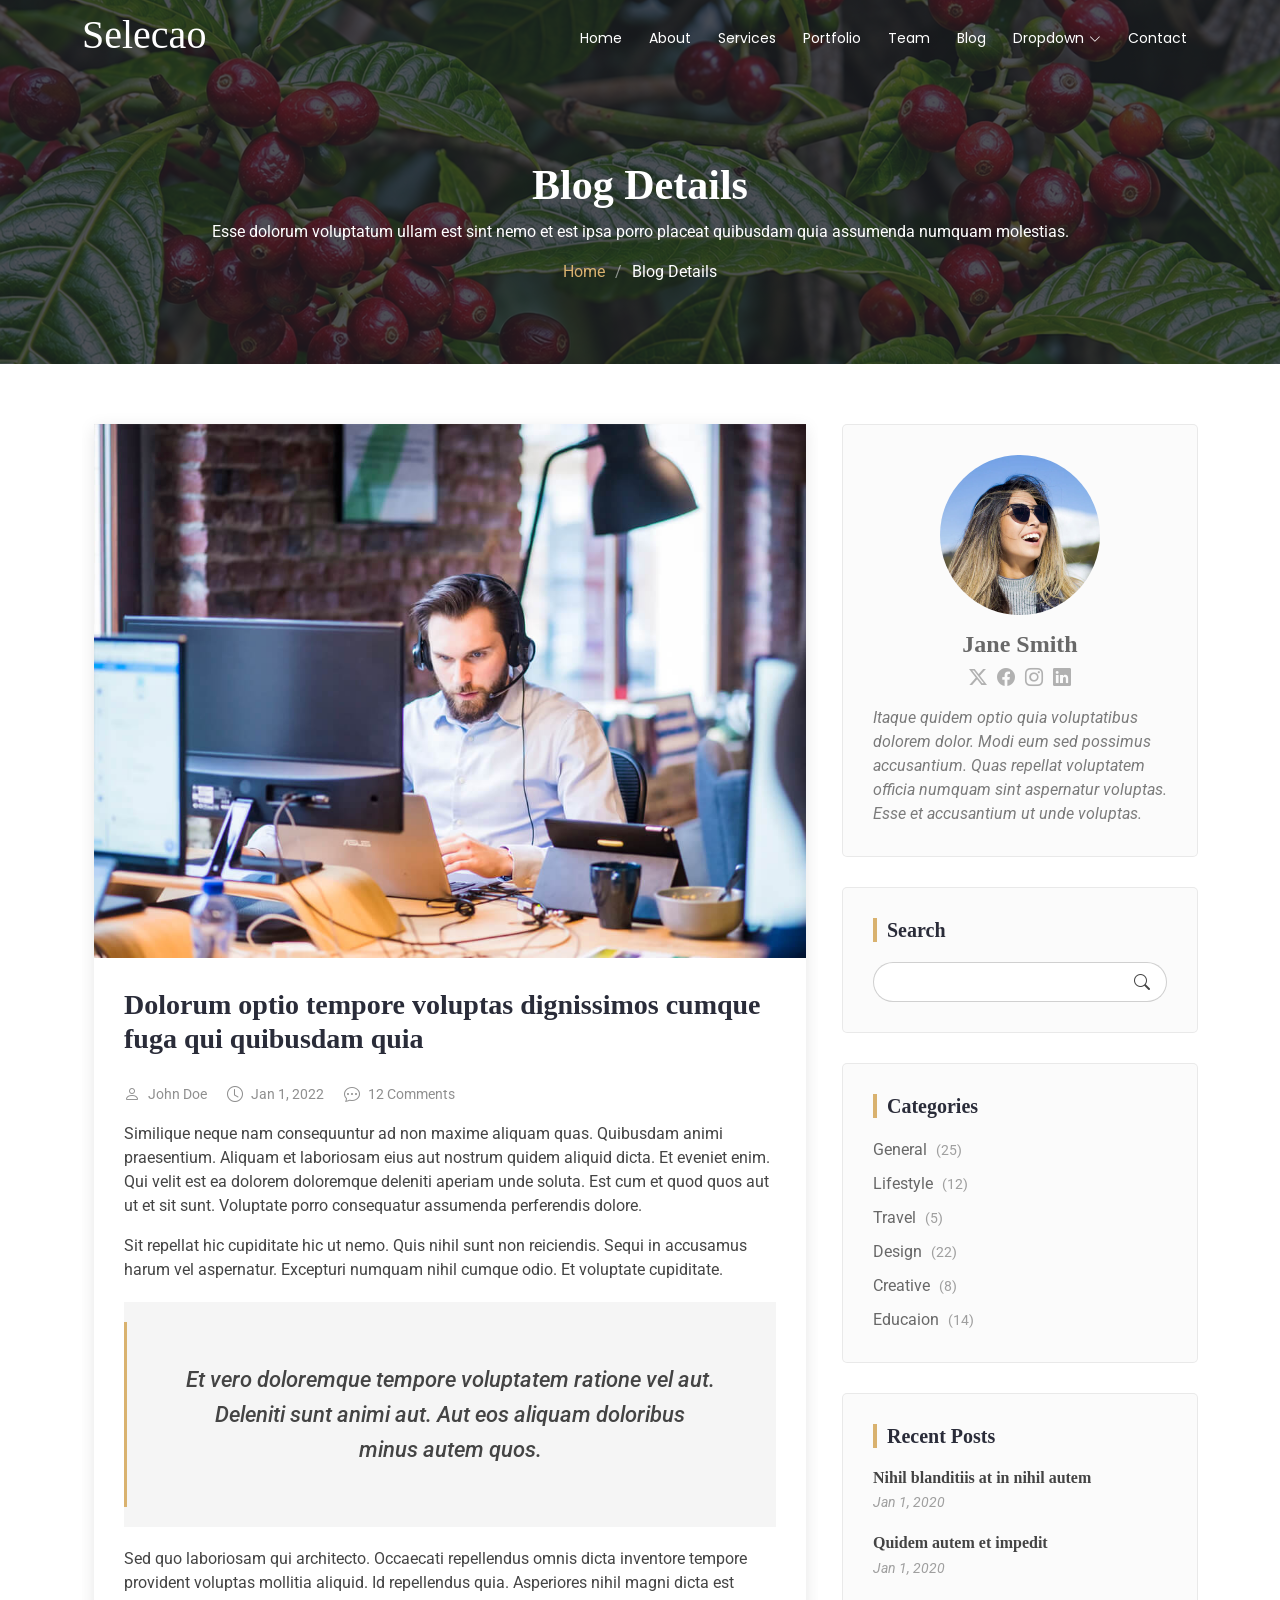
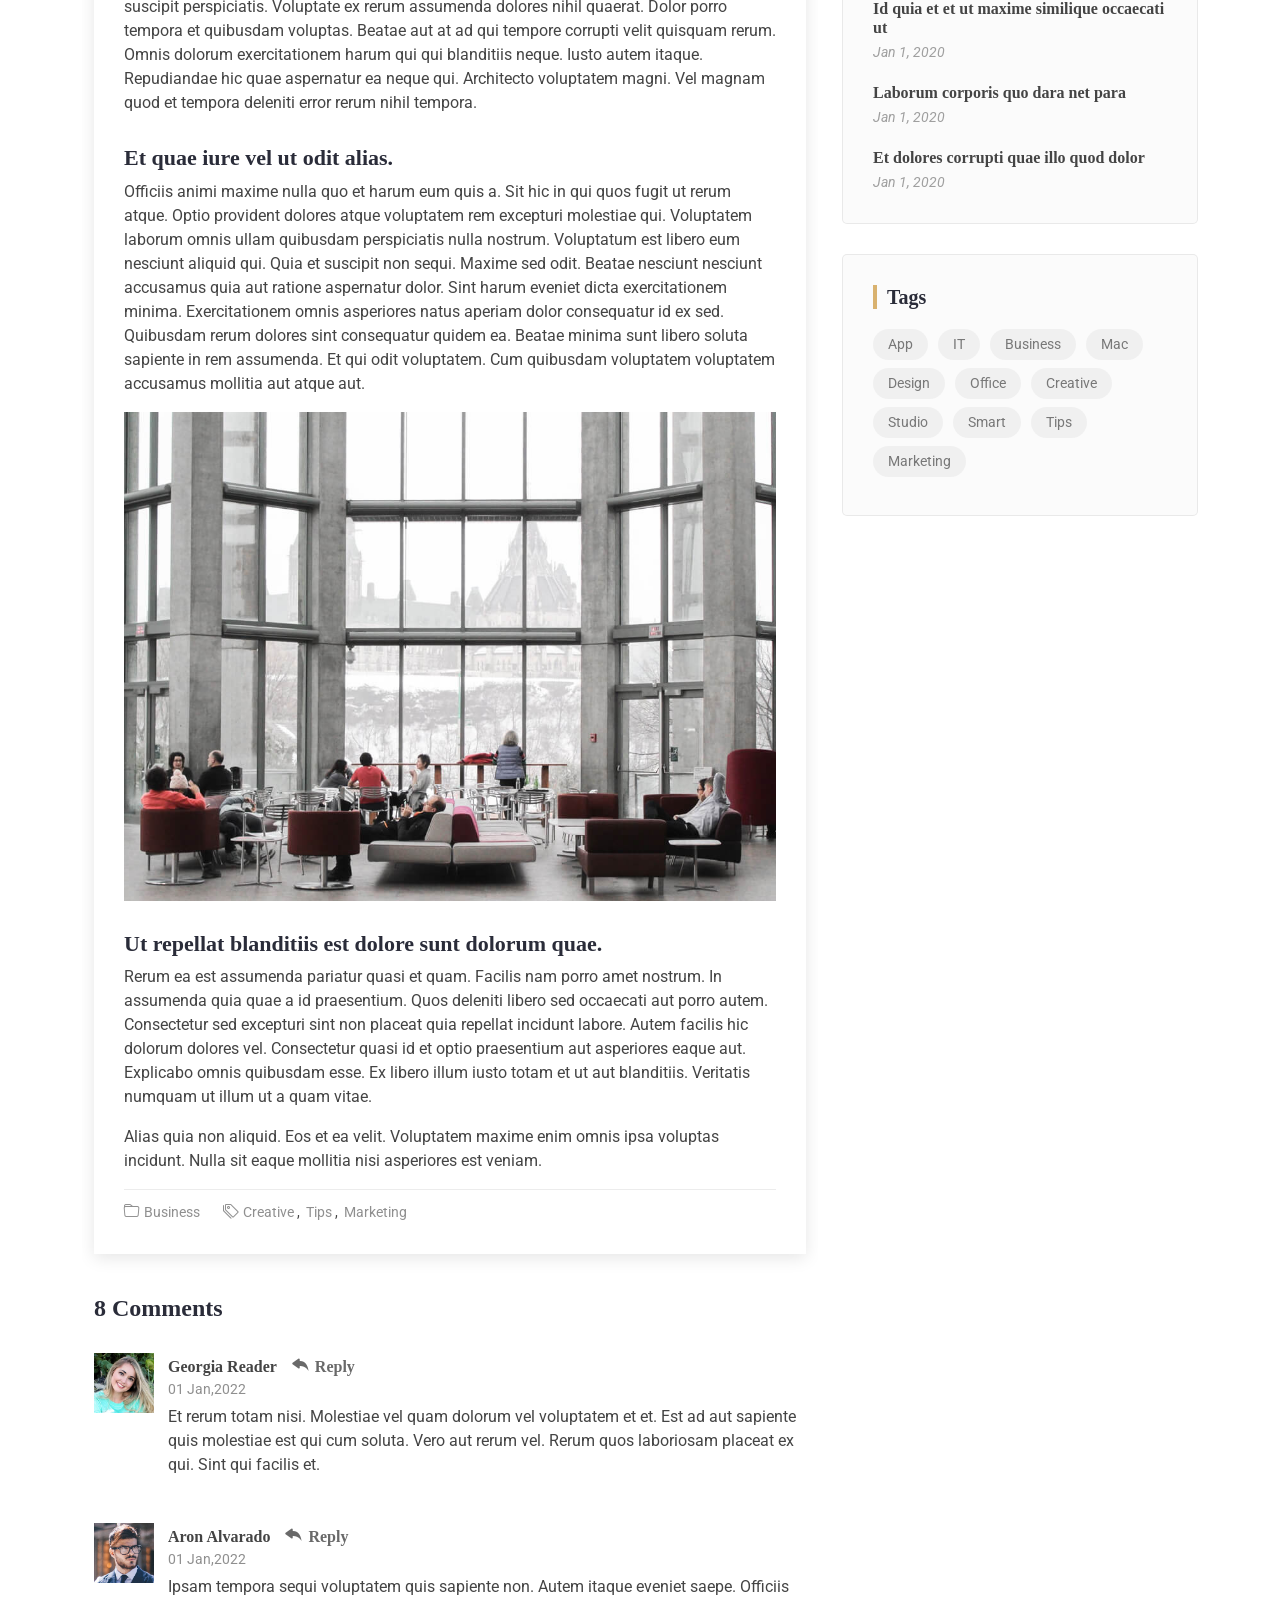
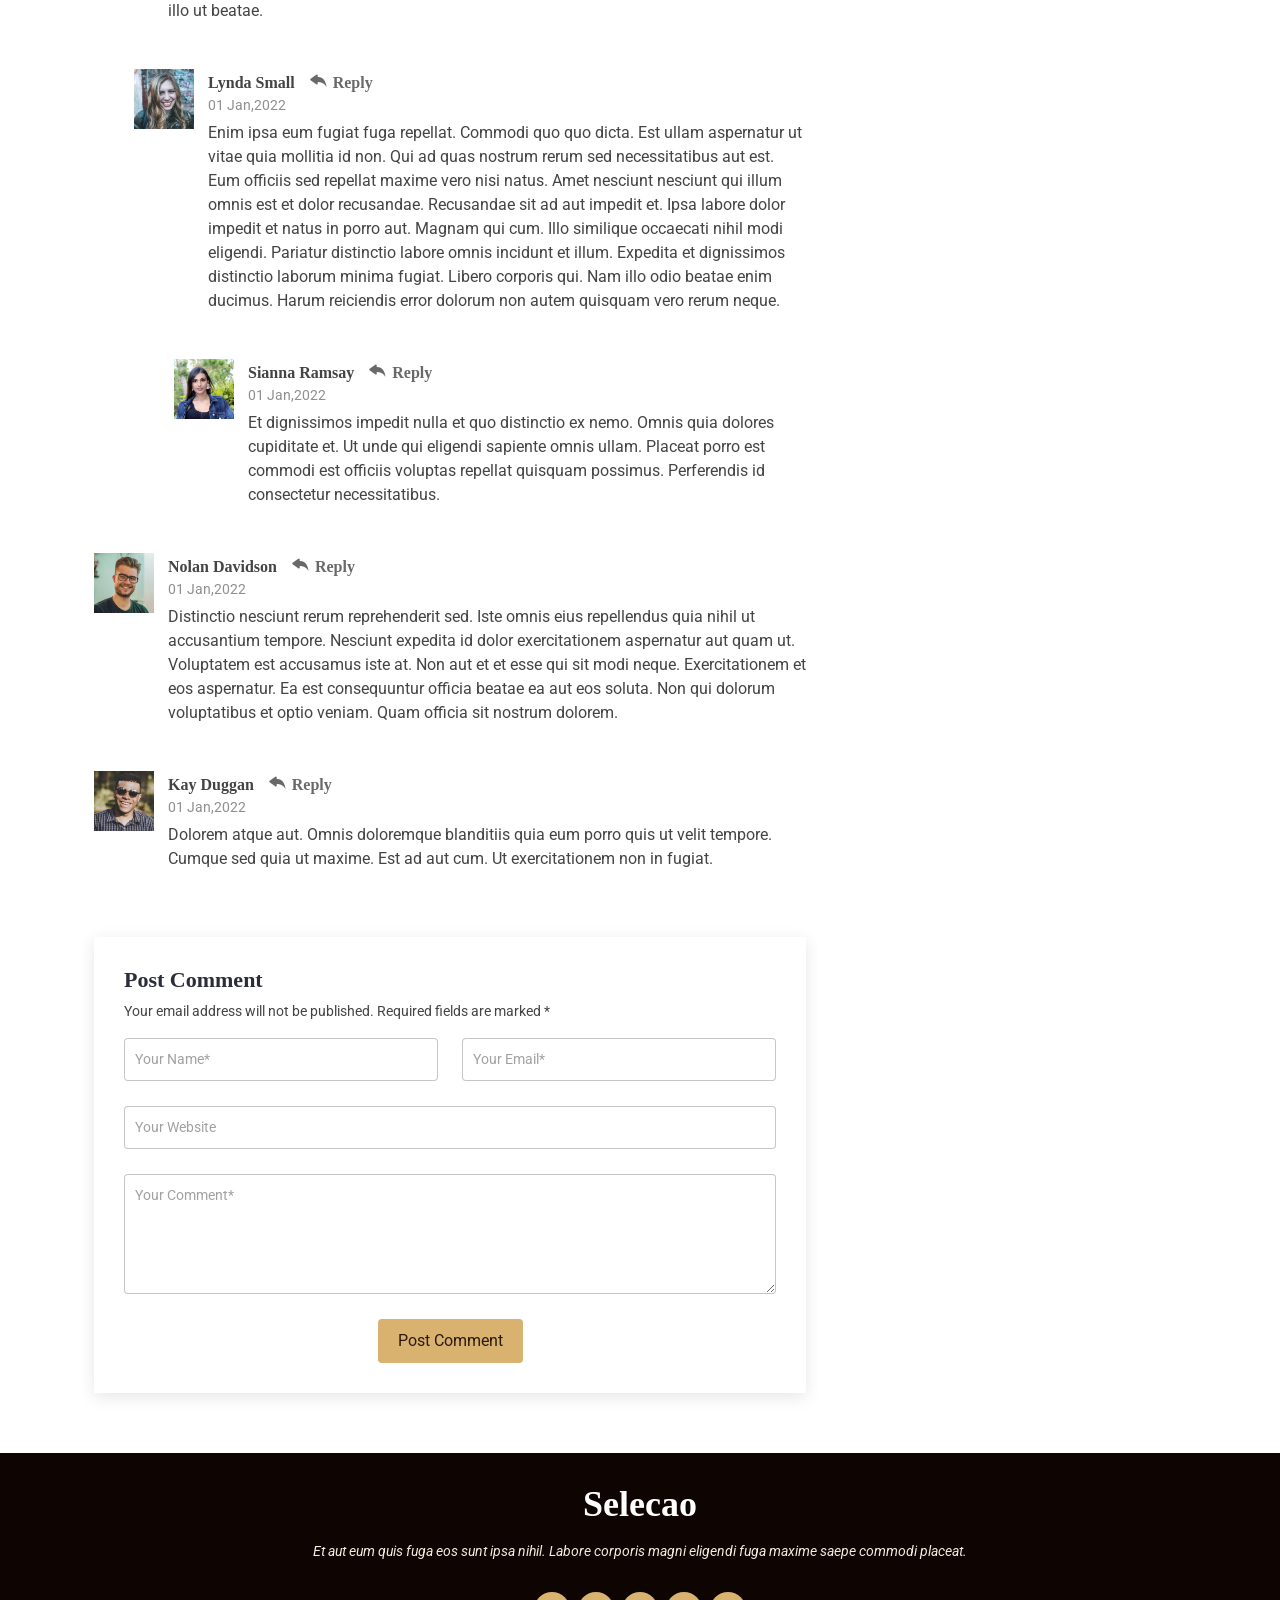
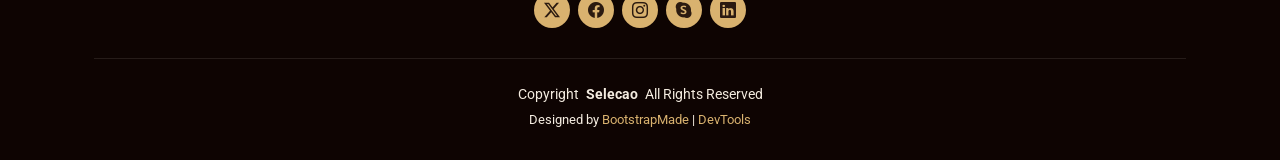
<file: blog-details.html>
<!DOCTYPE html>
<html lang="en">

<head>
  <meta charset="utf-8">
  <meta content="width=device-width, initial-scale=1.0" name="viewport">
  <title>Blog Details - Selecao Bootstrap Template</title>
  <meta name="description" content="">
  <meta name="keywords" content="">

  <!-- Favicons -->
  <link href="assets/img/favicon.png" rel="icon">
  <link href="assets/img/apple-touch-icon.png" rel="apple-touch-icon">

  <!-- Fonts -->
  <link href="https://fonts.googleapis.com" rel="preconnect">
  <link href="https://fonts.gstatic.com" rel="preconnect" crossorigin>
  <link href="https://fonts.googleapis.com/css2?family=Roboto:ital,wght@0,100;0,300;0,400;0,500;0,700;0,900;1,100;1,300;1,400;1,500;1,700;1,900&family=Poppins:ital,wght@0,100;0,200;0,300;0,400;0,500;0,600;0,700;0,800;0,900;1,100;1,200;1,300;1,400;1,500;1,600;1,700;1,800;1,900&family=Raleway:ital,wght@0,100;0,200;0,300;0,400;0,500;0,600;0,700;0,800;0,900;1,100;1,200;1,300;1,400;1,500;1,600;1,700;1,800;1,900&display=swap" rel="stylesheet">

  <!-- Vendor CSS Files -->
  <link href="assets/vendor/bootstrap/css/bootstrap.min.css" rel="stylesheet">
  <link href="assets/vendor/bootstrap-icons/bootstrap-icons.css" rel="stylesheet">
  <link href="assets/vendor/aos/aos.css" rel="stylesheet">
  <link href="assets/vendor/animate.css/animate.min.css" rel="stylesheet">
  <link href="assets/vendor/glightbox/css/glightbox.min.css" rel="stylesheet">
  <link href="assets/vendor/swiper/swiper-bundle.min.css" rel="stylesheet">

  <!-- Main CSS File -->
  <link href="assets/css/main.css" rel="stylesheet">

  <!-- =======================================================
  * Template Name: Selecao
  * Template URL: https://bootstrapmade.com/selecao-bootstrap-template/
  * Updated: Aug 07 2024 with Bootstrap v5.3.3
  * Author: BootstrapMade.com
  * License: https://bootstrapmade.com/license/
  ======================================================== -->
</head>

<body class="blog-details-page">

  <header id="header" class="header d-flex align-items-center fixed-top">
    <div class="container-fluid container-xl position-relative d-flex align-items-center justify-content-between">

      <a href="index.html" class="logo d-flex align-items-center">
        <!-- Uncomment the line below if you also wish to use an image logo -->
        <!-- <img src="assets/img/logo.png" alt=""> -->
        <h1 class="sitename">Selecao</h1>
      </a>

      <nav id="navmenu" class="navmenu">
        <ul>
          <li><a href="#hero">Home</a></li>
          <li><a href="#about">About</a></li>
          <li><a href="#services">Services</a></li>
          <li><a href="#portfolio">Portfolio</a></li>
          <li><a href="#team">Team</a></li>
          <li><a href="blog.html">Blog</a></li>
          <li class="dropdown"><a href="#"><span>Dropdown</span> <i class="bi bi-chevron-down toggle-dropdown"></i></a>
            <ul>
              <li><a href="#">Dropdown 1</a></li>
              <li class="dropdown"><a href="#"><span>Deep Dropdown</span> <i class="bi bi-chevron-down toggle-dropdown"></i></a>
                <ul>
                  <li><a href="#">Deep Dropdown 1</a></li>
                  <li><a href="#">Deep Dropdown 2</a></li>
                  <li><a href="#">Deep Dropdown 3</a></li>
                  <li><a href="#">Deep Dropdown 4</a></li>
                  <li><a href="#">Deep Dropdown 5</a></li>
                </ul>
              </li>
              <li><a href="#">Dropdown 2</a></li>
              <li><a href="#">Dropdown 3</a></li>
              <li><a href="#">Dropdown 4</a></li>
            </ul>
          </li>
          <li><a href="#contact">Contact</a></li>
        </ul>
        <i class="mobile-nav-toggle d-xl-none bi bi-list"></i>
      </nav>

    </div>
  </header>

  <main class="main">

    <!-- Page Title -->
    <div class="page-title dark-background">
      <div class="container position-relative">
        <h1>Blog Details</h1>
        <p>Esse dolorum voluptatum ullam est sint nemo et est ipsa porro placeat quibusdam quia assumenda numquam molestias.</p>
        <nav class="breadcrumbs">
          <ol>
            <li><a href="index.html">Home</a></li>
            <li class="current">Blog Details</li>
          </ol>
        </nav>
      </div>
    </div><!-- End Page Title -->

    <div class="container">
      <div class="row">

        <div class="col-lg-8">

          <!-- Blog Details Section -->
          <section id="blog-details" class="blog-details section">
            <div class="container">

              <article class="article">

                <div class="post-img">
                  <img src="assets/img/blog/blog-1.jpg" alt="" class="img-fluid">
                </div>

                <h2 class="title">Dolorum optio tempore voluptas dignissimos cumque fuga qui quibusdam quia</h2>

                <div class="meta-top">
                  <ul>
                    <li class="d-flex align-items-center"><i class="bi bi-person"></i> <a href="blog-details.html">John Doe</a></li>
                    <li class="d-flex align-items-center"><i class="bi bi-clock"></i> <a href="blog-details.html"><time datetime="2020-01-01">Jan 1, 2022</time></a></li>
                    <li class="d-flex align-items-center"><i class="bi bi-chat-dots"></i> <a href="blog-details.html">12 Comments</a></li>
                  </ul>
                </div><!-- End meta top -->

                <div class="content">
                  <p>
                    Similique neque nam consequuntur ad non maxime aliquam quas. Quibusdam animi praesentium. Aliquam et laboriosam eius aut nostrum quidem aliquid dicta.
                    Et eveniet enim. Qui velit est ea dolorem doloremque deleniti aperiam unde soluta. Est cum et quod quos aut ut et sit sunt. Voluptate porro consequatur assumenda perferendis dolore.
                  </p>

                  <p>
                    Sit repellat hic cupiditate hic ut nemo. Quis nihil sunt non reiciendis. Sequi in accusamus harum vel aspernatur. Excepturi numquam nihil cumque odio. Et voluptate cupiditate.
                  </p>

                  <blockquote>
                    <p>
                      Et vero doloremque tempore voluptatem ratione vel aut. Deleniti sunt animi aut. Aut eos aliquam doloribus minus autem quos.
                    </p>
                  </blockquote>

                  <p>
                    Sed quo laboriosam qui architecto. Occaecati repellendus omnis dicta inventore tempore provident voluptas mollitia aliquid. Id repellendus quia. Asperiores nihil magni dicta est suscipit perspiciatis. Voluptate ex rerum assumenda dolores nihil quaerat.
                    Dolor porro tempora et quibusdam voluptas. Beatae aut at ad qui tempore corrupti velit quisquam rerum. Omnis dolorum exercitationem harum qui qui blanditiis neque.
                    Iusto autem itaque. Repudiandae hic quae aspernatur ea neque qui. Architecto voluptatem magni. Vel magnam quod et tempora deleniti error rerum nihil tempora.
                  </p>

                  <h3>Et quae iure vel ut odit alias.</h3>
                  <p>
                    Officiis animi maxime nulla quo et harum eum quis a. Sit hic in qui quos fugit ut rerum atque. Optio provident dolores atque voluptatem rem excepturi molestiae qui. Voluptatem laborum omnis ullam quibusdam perspiciatis nulla nostrum. Voluptatum est libero eum nesciunt aliquid qui.
                    Quia et suscipit non sequi. Maxime sed odit. Beatae nesciunt nesciunt accusamus quia aut ratione aspernatur dolor. Sint harum eveniet dicta exercitationem minima. Exercitationem omnis asperiores natus aperiam dolor consequatur id ex sed. Quibusdam rerum dolores sint consequatur quidem ea.
                    Beatae minima sunt libero soluta sapiente in rem assumenda. Et qui odit voluptatem. Cum quibusdam voluptatem voluptatem accusamus mollitia aut atque aut.
                  </p>
                  <img src="assets/img/blog/blog-inside-post.jpg" class="img-fluid" alt="">

                  <h3>Ut repellat blanditiis est dolore sunt dolorum quae.</h3>
                  <p>
                    Rerum ea est assumenda pariatur quasi et quam. Facilis nam porro amet nostrum. In assumenda quia quae a id praesentium. Quos deleniti libero sed occaecati aut porro autem. Consectetur sed excepturi sint non placeat quia repellat incidunt labore. Autem facilis hic dolorum dolores vel.
                    Consectetur quasi id et optio praesentium aut asperiores eaque aut. Explicabo omnis quibusdam esse. Ex libero illum iusto totam et ut aut blanditiis. Veritatis numquam ut illum ut a quam vitae.
                  </p>
                  <p>
                    Alias quia non aliquid. Eos et ea velit. Voluptatem maxime enim omnis ipsa voluptas incidunt. Nulla sit eaque mollitia nisi asperiores est veniam.
                  </p>

                </div><!-- End post content -->

                <div class="meta-bottom">
                  <i class="bi bi-folder"></i>
                  <ul class="cats">
                    <li><a href="#">Business</a></li>
                  </ul>

                  <i class="bi bi-tags"></i>
                  <ul class="tags">
                    <li><a href="#">Creative</a></li>
                    <li><a href="#">Tips</a></li>
                    <li><a href="#">Marketing</a></li>
                  </ul>
                </div><!-- End meta bottom -->

              </article>

            </div>
          </section><!-- /Blog Details Section -->

          <!-- Blog Comments Section -->
          <section id="blog-comments" class="blog-comments section">

            <div class="container">

              <h4 class="comments-count">8 Comments</h4>

              <div id="comment-1" class="comment">
                <div class="d-flex">
                  <div class="comment-img"><img src="assets/img/blog/comments-1.jpg" alt=""></div>
                  <div>
                    <h5><a href="">Georgia Reader</a> <a href="#" class="reply"><i class="bi bi-reply-fill"></i> Reply</a></h5>
                    <time datetime="2020-01-01">01 Jan,2022</time>
                    <p>
                      Et rerum totam nisi. Molestiae vel quam dolorum vel voluptatem et et. Est ad aut sapiente quis molestiae est qui cum soluta.
                      Vero aut rerum vel. Rerum quos laboriosam placeat ex qui. Sint qui facilis et.
                    </p>
                  </div>
                </div>
              </div><!-- End comment #1 -->

              <div id="comment-2" class="comment">
                <div class="d-flex">
                  <div class="comment-img"><img src="assets/img/blog/comments-2.jpg" alt=""></div>
                  <div>
                    <h5><a href="">Aron Alvarado</a> <a href="#" class="reply"><i class="bi bi-reply-fill"></i> Reply</a></h5>
                    <time datetime="2020-01-01">01 Jan,2022</time>
                    <p>
                      Ipsam tempora sequi voluptatem quis sapiente non. Autem itaque eveniet saepe. Officiis illo ut beatae.
                    </p>
                  </div>
                </div>

                <div id="comment-reply-1" class="comment comment-reply">
                  <div class="d-flex">
                    <div class="comment-img"><img src="assets/img/blog/comments-3.jpg" alt=""></div>
                    <div>
                      <h5><a href="">Lynda Small</a> <a href="#" class="reply"><i class="bi bi-reply-fill"></i> Reply</a></h5>
                      <time datetime="2020-01-01">01 Jan,2022</time>
                      <p>
                        Enim ipsa eum fugiat fuga repellat. Commodi quo quo dicta. Est ullam aspernatur ut vitae quia mollitia id non. Qui ad quas nostrum rerum sed necessitatibus aut est. Eum officiis sed repellat maxime vero nisi natus. Amet nesciunt nesciunt qui illum omnis est et dolor recusandae.

                        Recusandae sit ad aut impedit et. Ipsa labore dolor impedit et natus in porro aut. Magnam qui cum. Illo similique occaecati nihil modi eligendi. Pariatur distinctio labore omnis incidunt et illum. Expedita et dignissimos distinctio laborum minima fugiat.

                        Libero corporis qui. Nam illo odio beatae enim ducimus. Harum reiciendis error dolorum non autem quisquam vero rerum neque.
                      </p>
                    </div>
                  </div>

                  <div id="comment-reply-2" class="comment comment-reply">
                    <div class="d-flex">
                      <div class="comment-img"><img src="assets/img/blog/comments-4.jpg" alt=""></div>
                      <div>
                        <h5><a href="">Sianna Ramsay</a> <a href="#" class="reply"><i class="bi bi-reply-fill"></i> Reply</a></h5>
                        <time datetime="2020-01-01">01 Jan,2022</time>
                        <p>
                          Et dignissimos impedit nulla et quo distinctio ex nemo. Omnis quia dolores cupiditate et. Ut unde qui eligendi sapiente omnis ullam. Placeat porro est commodi est officiis voluptas repellat quisquam possimus. Perferendis id consectetur necessitatibus.
                        </p>
                      </div>
                    </div>

                  </div><!-- End comment reply #2-->

                </div><!-- End comment reply #1-->

              </div><!-- End comment #2-->

              <div id="comment-3" class="comment">
                <div class="d-flex">
                  <div class="comment-img"><img src="assets/img/blog/comments-5.jpg" alt=""></div>
                  <div>
                    <h5><a href="">Nolan Davidson</a> <a href="#" class="reply"><i class="bi bi-reply-fill"></i> Reply</a></h5>
                    <time datetime="2020-01-01">01 Jan,2022</time>
                    <p>
                      Distinctio nesciunt rerum reprehenderit sed. Iste omnis eius repellendus quia nihil ut accusantium tempore. Nesciunt expedita id dolor exercitationem aspernatur aut quam ut. Voluptatem est accusamus iste at.
                      Non aut et et esse qui sit modi neque. Exercitationem et eos aspernatur. Ea est consequuntur officia beatae ea aut eos soluta. Non qui dolorum voluptatibus et optio veniam. Quam officia sit nostrum dolorem.
                    </p>
                  </div>
                </div>

              </div><!-- End comment #3 -->

              <div id="comment-4" class="comment">
                <div class="d-flex">
                  <div class="comment-img"><img src="assets/img/blog/comments-6.jpg" alt=""></div>
                  <div>
                    <h5><a href="">Kay Duggan</a> <a href="#" class="reply"><i class="bi bi-reply-fill"></i> Reply</a></h5>
                    <time datetime="2020-01-01">01 Jan,2022</time>
                    <p>
                      Dolorem atque aut. Omnis doloremque blanditiis quia eum porro quis ut velit tempore. Cumque sed quia ut maxime. Est ad aut cum. Ut exercitationem non in fugiat.
                    </p>
                  </div>
                </div>

              </div><!-- End comment #4 -->

            </div>

          </section><!-- /Blog Comments Section -->

          <!-- Comment Form Section -->
          <section id="comment-form" class="comment-form section">
            <div class="container">

              <form action="">

                <h4>Post Comment</h4>
                <p>Your email address will not be published. Required fields are marked * </p>
                <div class="row">
                  <div class="col-md-6 form-group">
                    <input name="name" type="text" class="form-control" placeholder="Your Name*">
                  </div>
                  <div class="col-md-6 form-group">
                    <input name="email" type="text" class="form-control" placeholder="Your Email*">
                  </div>
                </div>
                <div class="row">
                  <div class="col form-group">
                    <input name="website" type="text" class="form-control" placeholder="Your Website">
                  </div>
                </div>
                <div class="row">
                  <div class="col form-group">
                    <textarea name="comment" class="form-control" placeholder="Your Comment*"></textarea>
                  </div>
                </div>

                <div class="text-center">
                  <button type="submit" class="btn btn-primary">Post Comment</button>
                </div>

              </form>

            </div>
          </section><!-- /Comment Form Section -->

        </div>

        <div class="col-lg-4 sidebar">

          <div class="widgets-container">

            <!-- Blog Author Widget -->
            <div class="blog-author-widget widget-item">

              <div class="d-flex flex-column align-items-center">
                <img src="assets/img/blog/blog-author.jpg" class="rounded-circle flex-shrink-0" alt="">
                <h4>Jane Smith</h4>
                <div class="social-links">
                  <a href="https://x.com/#"><i class="bi bi-twitter-x"></i></a>
                  <a href="https://facebook.com/#"><i class="bi bi-facebook"></i></a>
                  <a href="https://instagram.com/#"><i class="biu bi-instagram"></i></a>
                  <a href="https://instagram.com/#"><i class="biu bi-linkedin"></i></a>
                </div>

                <p>
                  Itaque quidem optio quia voluptatibus dolorem dolor. Modi eum sed possimus accusantium. Quas repellat voluptatem officia numquam sint aspernatur voluptas. Esse et accusantium ut unde voluptas.
                </p>

              </div>
            </div><!--/Blog Author Widget -->

            <!-- Search Widget -->
            <div class="search-widget widget-item">

              <h3 class="widget-title">Search</h3>
              <form action="">
                <input type="text">
                <button type="submit" title="Search"><i class="bi bi-search"></i></button>
              </form>

            </div><!--/Search Widget -->

            <!-- Categories Widget -->
            <div class="categories-widget widget-item">

              <h3 class="widget-title">Categories</h3>
              <ul class="mt-3">
                <li><a href="#">General <span>(25)</span></a></li>
                <li><a href="#">Lifestyle <span>(12)</span></a></li>
                <li><a href="#">Travel <span>(5)</span></a></li>
                <li><a href="#">Design <span>(22)</span></a></li>
                <li><a href="#">Creative <span>(8)</span></a></li>
                <li><a href="#">Educaion <span>(14)</span></a></li>
              </ul>

            </div><!--/Categories Widget -->

            <!-- Recent Posts Widget -->
            <div class="recent-posts-widget widget-item">

              <h3 class="widget-title">Recent Posts</h3>

              <div class="post-item">
                <h4><a href="blog-details.html">Nihil blanditiis at in nihil autem</a></h4>
                <time datetime="2020-01-01">Jan 1, 2020</time>
              </div><!-- End recent post item-->

              <div class="post-item">
                <h4><a href="blog-details.html">Quidem autem et impedit</a></h4>
                <time datetime="2020-01-01">Jan 1, 2020</time>
              </div><!-- End recent post item-->

              <div class="post-item">
                <h4><a href="blog-details.html">Id quia et et ut maxime similique occaecati ut</a></h4>
                <time datetime="2020-01-01">Jan 1, 2020</time>
              </div><!-- End recent post item-->

              <div class="post-item">
                <h4><a href="blog-details.html">Laborum corporis quo dara net para</a></h4>
                <time datetime="2020-01-01">Jan 1, 2020</time>
              </div><!-- End recent post item-->

              <div class="post-item">
                <h4><a href="blog-details.html">Et dolores corrupti quae illo quod dolor</a></h4>
                <time datetime="2020-01-01">Jan 1, 2020</time>
              </div><!-- End recent post item-->

            </div><!--/Recent Posts Widget -->

            <!-- Tags Widget -->
            <div class="tags-widget widget-item">

              <h3 class="widget-title">Tags</h3>
              <ul>
                <li><a href="#">App</a></li>
                <li><a href="#">IT</a></li>
                <li><a href="#">Business</a></li>
                <li><a href="#">Mac</a></li>
                <li><a href="#">Design</a></li>
                <li><a href="#">Office</a></li>
                <li><a href="#">Creative</a></li>
                <li><a href="#">Studio</a></li>
                <li><a href="#">Smart</a></li>
                <li><a href="#">Tips</a></li>
                <li><a href="#">Marketing</a></li>
              </ul>

            </div><!--/Tags Widget -->

          </div>

        </div>

      </div>
    </div>

  </main>

  <footer id="footer" class="footer dark-background">
    <div class="container">
      <h3 class="sitename">Selecao</h3>
      <p>Et aut eum quis fuga eos sunt ipsa nihil. Labore corporis magni eligendi fuga maxime saepe commodi placeat.</p>
      <div class="social-links d-flex justify-content-center">
        <a href=""><i class="bi bi-twitter-x"></i></a>
        <a href=""><i class="bi bi-facebook"></i></a>
        <a href=""><i class="bi bi-instagram"></i></a>
        <a href=""><i class="bi bi-skype"></i></a>
        <a href=""><i class="bi bi-linkedin"></i></a>
      </div>
      <div class="container">
        <div class="copyright">
          <span>Copyright</span> <strong class="px-1 sitename">Selecao</strong> <span>All Rights Reserved</span>
        </div>
        <div class="credits">
          <!-- All the links in the footer should remain intact. -->
          <!-- You can delete the links only if you've purchased the pro version. -->
          <!-- Licensing information: https://bootstrapmade.com/license/ -->
          <!-- Purchase the pro version with working PHP/AJAX contact form: [buy-url] -->
          Designed by <a href="https://bootstrapmade.com/">BootstrapMade</a> | <a href="https://bootstrapmade.com/tools/">DevTools</a>
        </div>
      </div>
    </div>
  </footer>

  <!-- Scroll Top -->
  <a href="#" id="scroll-top" class="scroll-top d-flex align-items-center justify-content-center"><i class="bi bi-arrow-up-short"></i></a>

  <!-- Preloader -->
  <div id="preloader"></div>

  <!-- Vendor JS Files -->
  <script src="assets/vendor/bootstrap/js/bootstrap.bundle.min.js"></script>
  <script src="assets/vendor/php-email-form/validate.js"></script>
  <script src="assets/vendor/aos/aos.js"></script>
  <script src="assets/vendor/glightbox/js/glightbox.min.js"></script>
  <script src="assets/vendor/imagesloaded/imagesloaded.pkgd.min.js"></script>
  <script src="assets/vendor/isotope-layout/isotope.pkgd.min.js"></script>
  <script src="assets/vendor/swiper/swiper-bundle.min.js"></script>

  <!-- Main JS File -->
  <script src="assets/js/main.js"></script>

</body>

</html>
</file>
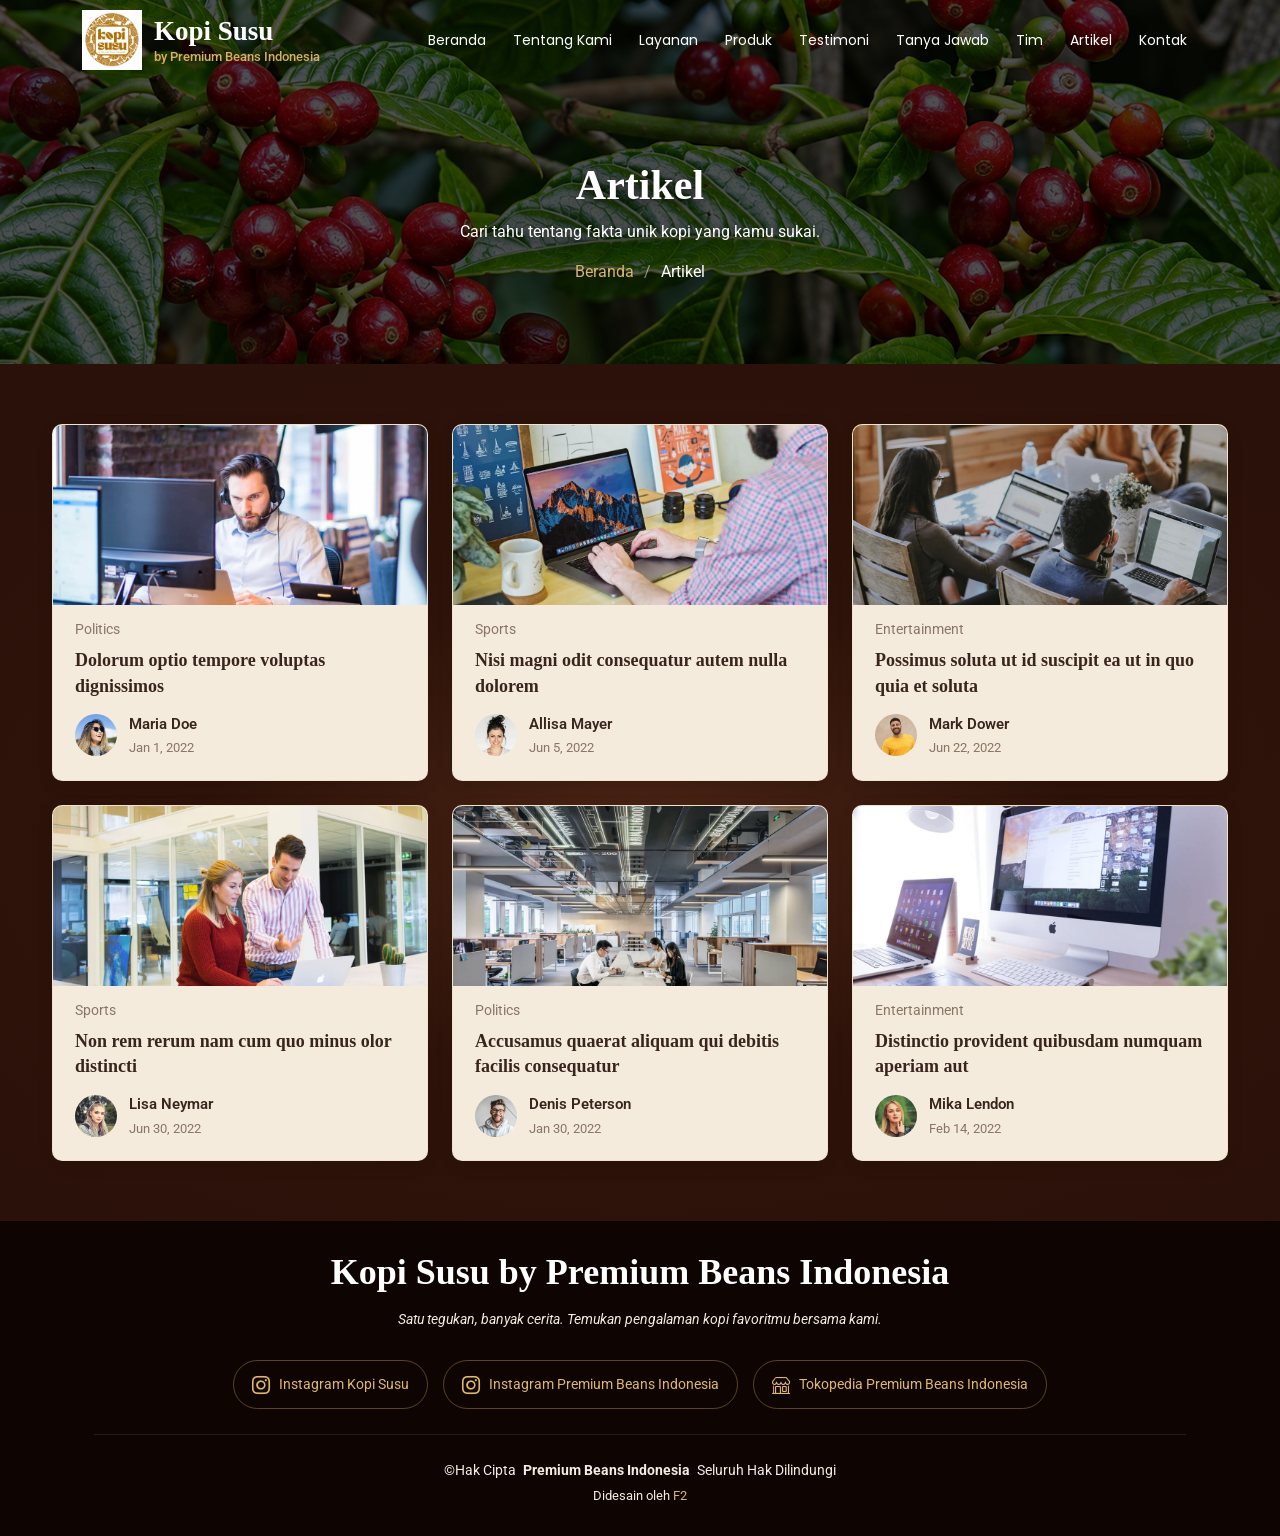
<file: blog.html>
<!DOCTYPE html>
<html lang="en">

<head>
  <meta charset="utf-8">
  <meta content="width=device-width, initial-scale=1.0" name="viewport">
  <title>Blog - Selecao Bootstrap Template</title>
  <meta name="description" content="">
  <meta name="keywords" content="">

  <!-- Favicons -->
  <link href="assets/img/favicon.png" rel="icon">
  <link href="assets/img/apple-touch-icon.png" rel="apple-touch-icon">

  <!-- Fonts -->
  <link href="https://fonts.googleapis.com" rel="preconnect">
  <link href="https://fonts.gstatic.com" rel="preconnect" crossorigin>
  <link href="https://fonts.googleapis.com/css2?family=Roboto:ital,wght@0,100;0,300;0,400;0,500;0,700;0,900;1,100;1,300;1,400;1,500;1,700;1,900&family=Poppins:ital,wght@0,100;0,200;0,300;0,400;0,500;0,600;0,700;0,800;0,900;1,100;1,200;1,300;1,400;1,500;1,600;1,700;1,800;1,900&family=Raleway:ital,wght@0,100;0,200;0,300;0,400;0,500;0,600;0,700;0,800;0,900;1,100;1,200;1,300;1,400;1,500;1,600;1,700;1,800;1,900&display=swap" rel="stylesheet">

  <!-- Vendor CSS Files -->
  <link href="assets/vendor/bootstrap/css/bootstrap.min.css" rel="stylesheet">
  <link href="assets/vendor/bootstrap-icons/bootstrap-icons.css" rel="stylesheet">
  <link href="assets/vendor/aos/aos.css" rel="stylesheet">
  <link href="assets/vendor/animate.css/animate.min.css" rel="stylesheet">
  <link href="assets/vendor/glightbox/css/glightbox.min.css" rel="stylesheet">
  <link href="assets/vendor/swiper/swiper-bundle.min.css" rel="stylesheet">

  <!-- Main CSS File -->
  <link href="assets/css/main.css" rel="stylesheet">

  <!-- =======================================================
  * Template Name: Selecao
  * Template URL: https://bootstrapmade.com/selecao-bootstrap-template/
  * Updated: Aug 07 2024 with Bootstrap v5.3.3
  * Author: BootstrapMade.com
  * License: https://bootstrapmade.com/license/
  ======================================================== -->
</head>

<body class="blog-page">

  <header id="header" class="header d-flex align-items-center fixed-top">
    <div class="container-fluid container-xl position-relative d-flex align-items-center justify-content-between">

      <a href="index.html" class="logo d-flex align-items-center">
            <img src="assets/img/logo kopi susu.png" alt="Logo Kopi Susu">

            <div class="brand-text">
                <h1 class="sitename">Kopi Susu</h1>
                <span>by Premium Beans Indonesia</span>
            </div>
        </a>

    <nav id="navmenu" class="navmenu">
      <ul>
        <li><a href="index.html#hero">Beranda</a></li>
        <li><a href="index.html#about">Tentang Kami</a></li>
        <li><a href="index.html#services">Layanan</a></li>
        <li><a href="index.html#portfolio">Produk</a></li>
        <li><a href="index.html#testimonials">Testimoni</a></li>
        <li><a href="index.html#faq">Tanya Jawab</a></li>
        <li><a href="index.html#team">Tim</a></li>
        <li><a href="blog.html" class="active">Artikel</a></li>
        <li><a href="index.html#contact">Kontak</a></li>
      </ul>

      <i class="mobile-nav-toggle d-xl-none bi bi-list"></i>
    </nav>
    </div>
  </header>

  <main class="main">

    <!-- Page Title -->
    <div class="page-title dark-background">
      <div class="container position-relative">
        <h1>Artikel</h1>
        <p>Cari tahu tentang fakta unik kopi yang kamu sukai.</p>
        <nav class="breadcrumbs">
          <ol>
            <li><a href="index.html">Beranda</a></li>
            <li class="current">Artikel</li>
          </ol>
        </nav>
      </div>
    </div><!-- End Page Title -->

    <!-- Blog Posts Section -->
    <section id="blog-posts" class="blog-posts section">

      <div class="container">
        <div class="row gy-4">

          <div class="col-lg-4">
            <article>

              <div class="post-img">
                <img src="assets/img/blog/blog-1.jpg" alt="" class="img-fluid">
              </div>

              <p class="post-category">Politics</p>

              <h2 class="title">
                <a href="blog-details.html">Dolorum optio tempore voluptas dignissimos</a>
              </h2>

              <div class="d-flex align-items-center">
                <img src="assets/img/blog/blog-author.jpg" alt="" class="img-fluid post-author-img flex-shrink-0">
                <div class="post-meta">
                  <p class="post-author">Maria Doe</p>
                  <p class="post-date">
                    <time datetime="2022-01-01">Jan 1, 2022</time>
                  </p>
                </div>
              </div>

            </article>
          </div><!-- End post list item -->

          <div class="col-lg-4">
            <article>

              <div class="post-img">
                <img src="assets/img/blog/blog-2.jpg" alt="" class="img-fluid">
              </div>

              <p class="post-category">Sports</p>

              <h2 class="title">
                <a href="blog-details.html">Nisi magni odit consequatur autem nulla dolorem</a>
              </h2>

              <div class="d-flex align-items-center">
                <img src="assets/img/blog/blog-author-2.jpg" alt="" class="img-fluid post-author-img flex-shrink-0">
                <div class="post-meta">
                  <p class="post-author">Allisa Mayer</p>
                  <p class="post-date">
                    <time datetime="2022-01-01">Jun 5, 2022</time>
                  </p>
                </div>
              </div>

            </article>
          </div><!-- End post list item -->

          <div class="col-lg-4">
            <article>

              <div class="post-img">
                <img src="assets/img/blog/blog-3.jpg" alt="" class="img-fluid">
              </div>

              <p class="post-category">Entertainment</p>

              <h2 class="title">
                <a href="blog-details.html">Possimus soluta ut id suscipit ea ut in quo quia et soluta</a>
              </h2>

              <div class="d-flex align-items-center">
                <img src="assets/img/blog/blog-author-3.jpg" alt="" class="img-fluid post-author-img flex-shrink-0">
                <div class="post-meta">
                  <p class="post-author">Mark Dower</p>
                  <p class="post-date">
                    <time datetime="2022-01-01">Jun 22, 2022</time>
                  </p>
                </div>
              </div>

            </article>
          </div><!-- End post list item -->

          <div class="col-lg-4">
            <article>

              <div class="post-img">
                <img src="assets/img/blog/blog-4.jpg" alt="" class="img-fluid">
              </div>

              <p class="post-category">Sports</p>

              <h2 class="title">
                <a href="blog-details.html">Non rem rerum nam cum quo minus olor distincti</a>
              </h2>

              <div class="d-flex align-items-center">
                <img src="assets/img/blog/blog-author-4.jpg" alt="" class="img-fluid post-author-img flex-shrink-0">
                <div class="post-meta">
                  <p class="post-author">Lisa Neymar</p>
                  <p class="post-date">
                    <time datetime="2022-01-01">Jun 30, 2022</time>
                  </p>
                </div>
              </div>

            </article>
          </div><!-- End post list item -->

          <div class="col-lg-4">
            <article>

              <div class="post-img">
                <img src="assets/img/blog/blog-5.jpg" alt="" class="img-fluid">
              </div>

              <p class="post-category">Politics</p>

              <h2 class="title">
                <a href="blog-details.html">Accusamus quaerat aliquam qui debitis facilis consequatur</a>
              </h2>

              <div class="d-flex align-items-center">
                <img src="assets/img/blog/blog-author-5.jpg" alt="" class="img-fluid post-author-img flex-shrink-0">
                <div class="post-meta">
                  <p class="post-author">Denis Peterson</p>
                  <p class="post-date">
                    <time datetime="2022-01-01">Jan 30, 2022</time>
                  </p>
                </div>
              </div>

            </article>
          </div><!-- End post list item -->

          <div class="col-lg-4">
            <article>

              <div class="post-img">
                <img src="assets/img/blog/blog-6.jpg" alt="" class="img-fluid">
              </div>

              <p class="post-category">Entertainment</p>

              <h2 class="title">
                <a href="blog-details.html">Distinctio provident quibusdam numquam aperiam aut</a>
              </h2>

              <div class="d-flex align-items-center">
                <img src="assets/img/blog/blog-author-6.jpg" alt="" class="img-fluid post-author-img flex-shrink-0">
                <div class="post-meta">
                  <p class="post-author">Mika Lendon</p>
                  <p class="post-date">
                    <time datetime="2022-01-01">Feb 14, 2022</time>
                  </p>
                </div>
              </div>

            </article>
          </div><!-- End post list item -->

        </div>
      </div>

    </section><!-- /Blog Posts Section -->

  </main>

  <footer id="footer" class="footer dark-background">
    <div class="container">
      <h3 class="sitename">Kopi Susu by Premium Beans Indonesia</h3>
      <p>Satu tegukan, banyak cerita. Temukan pengalaman kopi favoritmu bersama kami.</p>
      <div class="footer-social-links">

        <!-- Instagram Kopi Susu -->
        <a href="https://www.instagram.com/kopi_susu_premium_beans/"
          target="_blank" rel="noopener">
          <i class="bi bi-instagram"></i>
          <span>Instagram Kopi Susu</span>
        </a>

        <!-- Instagram Premium Beans Indonesia -->
        <a href="https://www.instagram.com/premiumbeans.indonesia/"
          target="_blank" rel="noopener">
          <i class="bi bi-instagram"></i>
          <span>Instagram Premium Beans Indonesia</span>
        </a>

        <!-- Tokopedia Premium Beans Indonesia -->
        <a href="https://www.tokopedia.com/premiumbeansindones"
          target="_blank" rel="noopener">
          <i class="bi bi-shop"></i>
          <span>Tokopedia Premium Beans Indonesia</span>
        </a>

      </div>

      <div class="container">
        <div class="copyright">
          <span>©Hak Cipta</span> <strong class="px-1 sitename">Premium Beans Indonesia</strong> <span>Seluruh Hak Dilindungi</span>
        </div>
        <div class="credits">
          <!-- All the links in the footer should remain intact. -->
          <!-- You can delete the links only if you've purchased the pro version. -->
          <!-- Licensing information: https://bootstrapmade.com/license/ -->
          <!-- Purchase the pro version with working PHP/AJAX contact form: [buy-url] -->
          Didesain oleh <a href="assets/img/video F2.mp4" class="glightbox" data-type="video">F2</a>
        </div>
      </div>
    </div>
  </footer>

  <!-- Scroll Top -->
  <a href="#" id="scroll-top" class="scroll-top d-flex align-items-center justify-content-center"><i class="bi bi-arrow-up-short"></i></a>

  <!-- Preloader -->
  <div id="preloader"></div>

  <!-- Vendor JS Files -->
  <script src="assets/vendor/bootstrap/js/bootstrap.bundle.min.js"></script>
  <script src="assets/vendor/php-email-form/validate.js"></script>
  <script src="assets/vendor/aos/aos.js"></script>
  <script src="assets/vendor/glightbox/js/glightbox.min.js"></script>
  <script src="assets/vendor/imagesloaded/imagesloaded.pkgd.min.js"></script>
  <script src="assets/vendor/isotope-layout/isotope.pkgd.min.js"></script>
  <script src="assets/vendor/swiper/swiper-bundle.min.js"></script>

  <!-- Main JS File -->
  <script src="assets/js/main.js"></script>

</body>

</html>
</file>
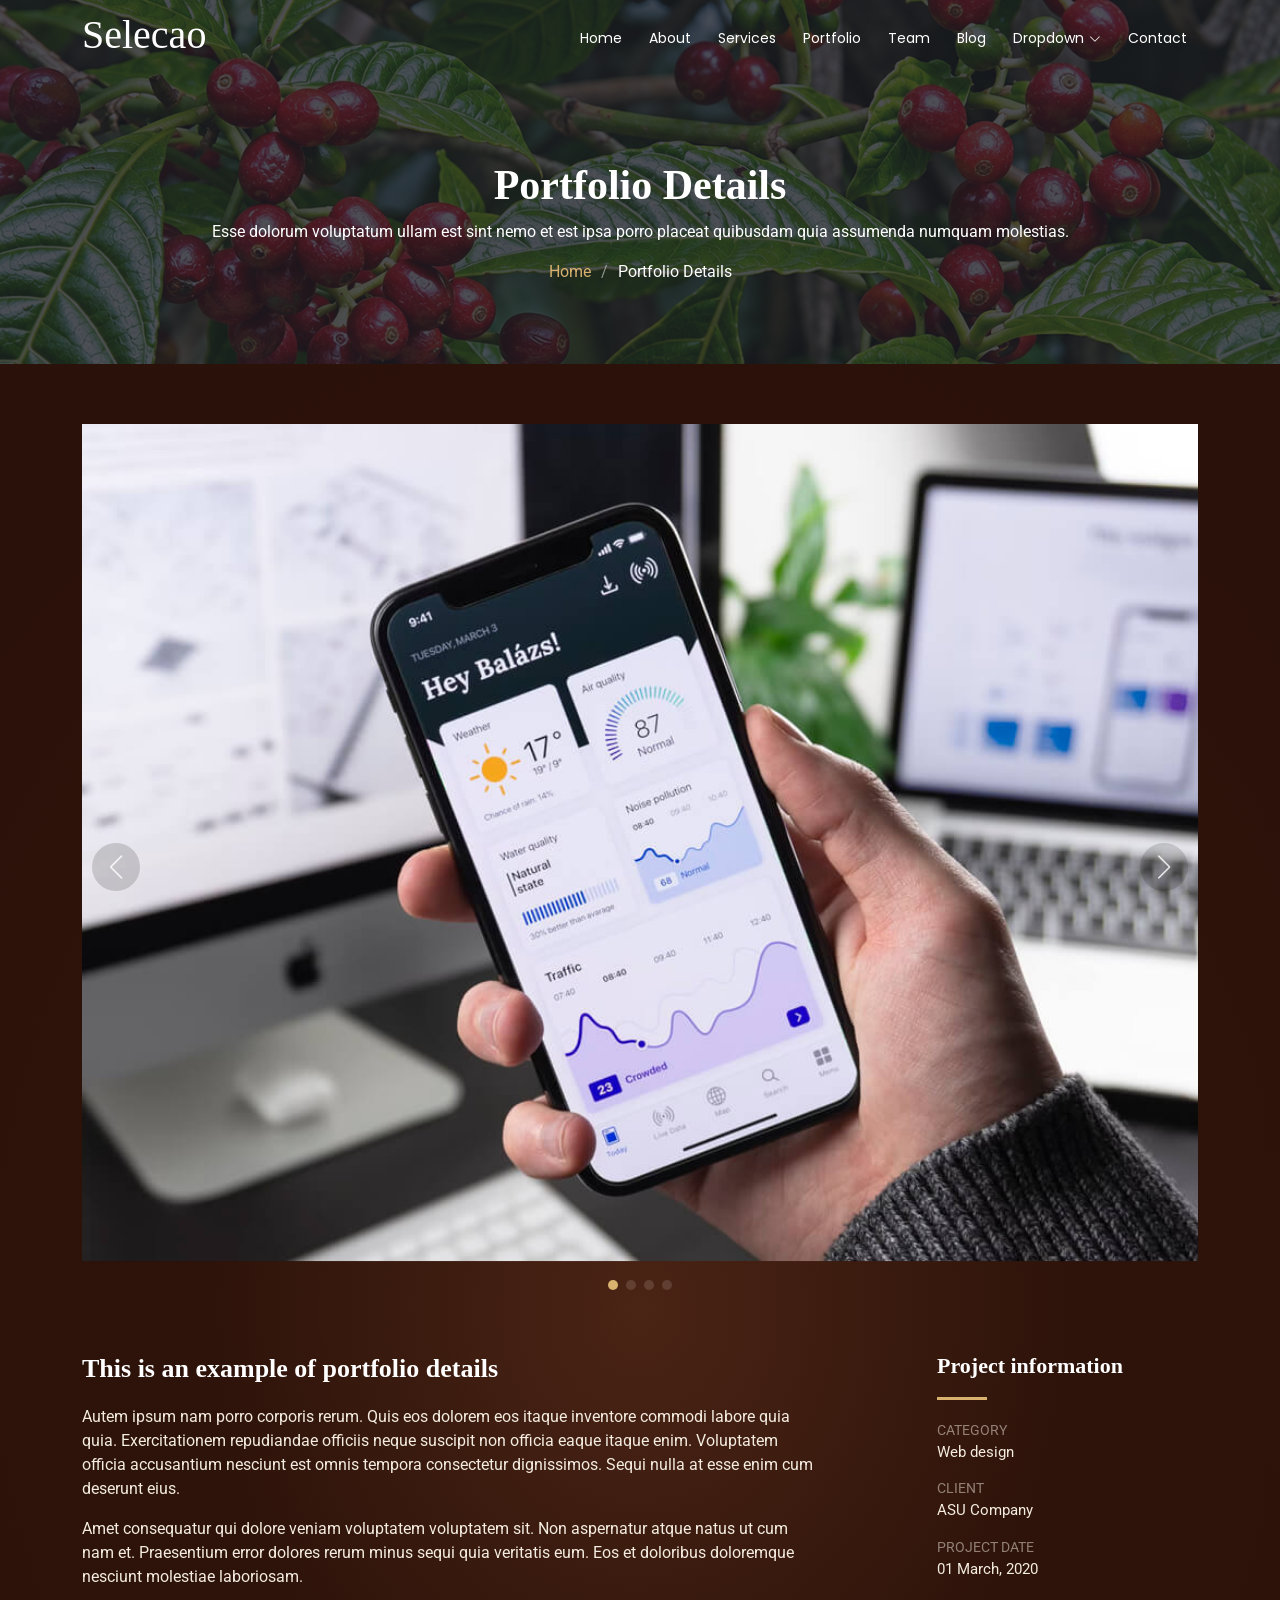
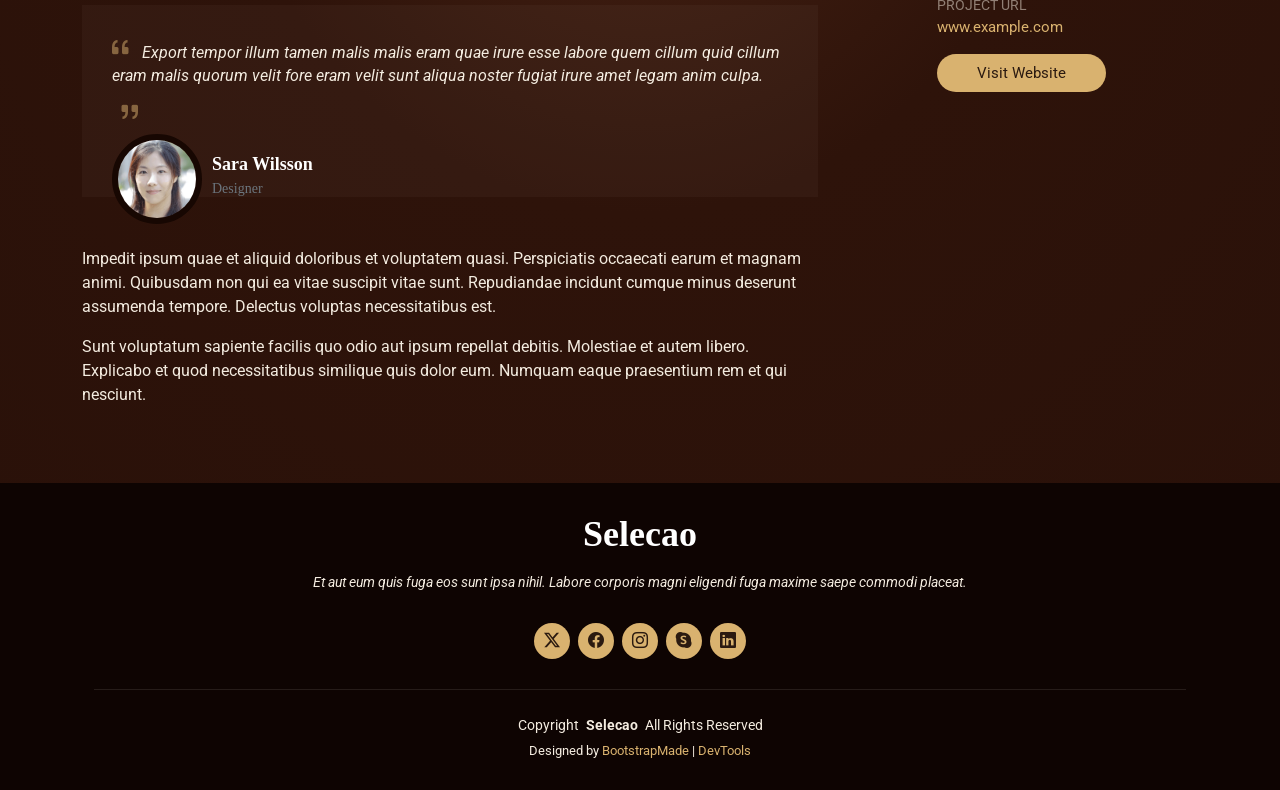
<file: portfolio-details.html>
<!DOCTYPE html>
<html lang="en">

<head>
  <meta charset="utf-8">
  <meta content="width=device-width, initial-scale=1.0" name="viewport">
  <title>Portfolio Details - Selecao Bootstrap Template</title>
  <meta name="description" content="">
  <meta name="keywords" content="">

  <!-- Favicons -->
  <link href="assets/img/favicon.png" rel="icon">
  <link href="assets/img/apple-touch-icon.png" rel="apple-touch-icon">

  <!-- Fonts -->
  <link href="https://fonts.googleapis.com" rel="preconnect">
  <link href="https://fonts.gstatic.com" rel="preconnect" crossorigin>
  <link href="https://fonts.googleapis.com/css2?family=Roboto:ital,wght@0,100;0,300;0,400;0,500;0,700;0,900;1,100;1,300;1,400;1,500;1,700;1,900&family=Poppins:ital,wght@0,100;0,200;0,300;0,400;0,500;0,600;0,700;0,800;0,900;1,100;1,200;1,300;1,400;1,500;1,600;1,700;1,800;1,900&family=Raleway:ital,wght@0,100;0,200;0,300;0,400;0,500;0,600;0,700;0,800;0,900;1,100;1,200;1,300;1,400;1,500;1,600;1,700;1,800;1,900&display=swap" rel="stylesheet">

  <!-- Vendor CSS Files -->
  <link href="assets/vendor/bootstrap/css/bootstrap.min.css" rel="stylesheet">
  <link href="assets/vendor/bootstrap-icons/bootstrap-icons.css" rel="stylesheet">
  <link href="assets/vendor/aos/aos.css" rel="stylesheet">
  <link href="assets/vendor/animate.css/animate.min.css" rel="stylesheet">
  <link href="assets/vendor/glightbox/css/glightbox.min.css" rel="stylesheet">
  <link href="assets/vendor/swiper/swiper-bundle.min.css" rel="stylesheet">

  <!-- Main CSS File -->
  <link href="assets/css/main.css" rel="stylesheet">

  <!-- =======================================================
  * Template Name: Selecao
  * Template URL: https://bootstrapmade.com/selecao-bootstrap-template/
  * Updated: Aug 07 2024 with Bootstrap v5.3.3
  * Author: BootstrapMade.com
  * License: https://bootstrapmade.com/license/
  ======================================================== -->
</head>

<body class="portfolio-details-page">

  <header id="header" class="header d-flex align-items-center fixed-top">
    <div class="container-fluid container-xl position-relative d-flex align-items-center justify-content-between">

      <a href="index.html" class="logo d-flex align-items-center">
        <!-- Uncomment the line below if you also wish to use an image logo -->
        <!-- <img src="assets/img/logo.png" alt=""> -->
        <h1 class="sitename">Selecao</h1>
      </a>

      <nav id="navmenu" class="navmenu">
        <ul>
          <li><a href="#hero">Home</a></li>
          <li><a href="#about">About</a></li>
          <li><a href="#services">Services</a></li>
          <li><a href="#portfolio">Portfolio</a></li>
          <li><a href="#team">Team</a></li>
          <li><a href="blog.html">Blog</a></li>
          <li class="dropdown"><a href="#"><span>Dropdown</span> <i class="bi bi-chevron-down toggle-dropdown"></i></a>
            <ul>
              <li><a href="#">Dropdown 1</a></li>
              <li class="dropdown"><a href="#"><span>Deep Dropdown</span> <i class="bi bi-chevron-down toggle-dropdown"></i></a>
                <ul>
                  <li><a href="#">Deep Dropdown 1</a></li>
                  <li><a href="#">Deep Dropdown 2</a></li>
                  <li><a href="#">Deep Dropdown 3</a></li>
                  <li><a href="#">Deep Dropdown 4</a></li>
                  <li><a href="#">Deep Dropdown 5</a></li>
                </ul>
              </li>
              <li><a href="#">Dropdown 2</a></li>
              <li><a href="#">Dropdown 3</a></li>
              <li><a href="#">Dropdown 4</a></li>
            </ul>
          </li>
          <li><a href="#contact">Contact</a></li>
        </ul>
        <i class="mobile-nav-toggle d-xl-none bi bi-list"></i>
      </nav>

    </div>
  </header>

  <main class="main">

    <!-- Page Title -->
    <div class="page-title dark-background">
      <div class="container position-relative">
        <h1>Portfolio Details</h1>
        <p>Esse dolorum voluptatum ullam est sint nemo et est ipsa porro placeat quibusdam quia assumenda numquam molestias.</p>
        <nav class="breadcrumbs">
          <ol>
            <li><a href="index.html">Home</a></li>
            <li class="current">Portfolio Details</li>
          </ol>
        </nav>
      </div>
    </div><!-- End Page Title -->

    <!-- Portfolio Details Section -->
    <section id="portfolio-details" class="portfolio-details section">

      <div class="container" data-aos="fade-up">

        <div class="portfolio-details-slider swiper init-swiper">
          <script type="application/json" class="swiper-config">
            {
              "loop": true,
              "speed": 600,
              "autoplay": {
                "delay": 5000
              },
              "slidesPerView": "auto",
              "navigation": {
                "nextEl": ".swiper-button-next",
                "prevEl": ".swiper-button-prev"
              },
              "pagination": {
                "el": ".swiper-pagination",
                "type": "bullets",
                "clickable": true
              }
            }
          </script>
          <div class="swiper-wrapper align-items-center">

            <div class="swiper-slide">
              <img src="assets/img/portfolio/app-1.jpg" alt="">
            </div>

            <div class="swiper-slide">
              <img src="assets/img/portfolio/product-1.jpg" alt="">
            </div>

            <div class="swiper-slide">
              <img src="assets/img/portfolio/branding-1.jpg" alt="">
            </div>

            <div class="swiper-slide">
              <img src="assets/img/portfolio/books-1.jpg" alt="">
            </div>

          </div>
          <div class="swiper-button-prev"></div>
          <div class="swiper-button-next"></div>
          <div class="swiper-pagination"></div>
        </div>

        <div class="row justify-content-between gy-4 mt-4">

          <div class="col-lg-8" data-aos="fade-up">
            <div class="portfolio-description">
              <h2>This is an example of portfolio details</h2>
              <p>
                Autem ipsum nam porro corporis rerum. Quis eos dolorem eos itaque inventore commodi labore quia quia. Exercitationem repudiandae officiis neque suscipit non officia eaque itaque enim. Voluptatem officia accusantium nesciunt est omnis tempora consectetur dignissimos. Sequi nulla at esse enim cum deserunt eius.
              </p>
              <p>
                Amet consequatur qui dolore veniam voluptatem voluptatem sit. Non aspernatur atque natus ut cum nam et. Praesentium error dolores rerum minus sequi quia veritatis eum. Eos et doloribus doloremque nesciunt molestiae laboriosam.
              </p>

              <div class="testimonial-item">
                <p>
                  <i class="bi bi-quote quote-icon-left"></i>
                  <span>Export tempor illum tamen malis malis eram quae irure esse labore quem cillum quid cillum eram malis quorum velit fore eram velit sunt aliqua noster fugiat irure amet legam anim culpa.</span>
                  <i class="bi bi-quote quote-icon-right"></i>
                </p>
                <div>
                  <img src="assets/img/testimonials/testimonials-2.jpg" class="testimonial-img" alt="">
                  <h3>Sara Wilsson</h3>
                  <h4>Designer</h4>
                </div>
              </div>

              <p>
                Impedit ipsum quae et aliquid doloribus et voluptatem quasi. Perspiciatis occaecati earum et magnam animi. Quibusdam non qui ea vitae suscipit vitae sunt. Repudiandae incidunt cumque minus deserunt assumenda tempore. Delectus voluptas necessitatibus est.
              </p>

              <p>
                Sunt voluptatum sapiente facilis quo odio aut ipsum repellat debitis. Molestiae et autem libero. Explicabo et quod necessitatibus similique quis dolor eum. Numquam eaque praesentium rem et qui nesciunt.
              </p>

            </div>
          </div>

          <div class="col-lg-3" data-aos="fade-up" data-aos-delay="100">
            <div class="portfolio-info">
              <h3>Project information</h3>
              <ul>
                <li><strong>Category</strong> Web design</li>
                <li><strong>Client</strong> ASU Company</li>
                <li><strong>Project date</strong> 01 March, 2020</li>
                <li><strong>Project URL</strong> <a href="#">www.example.com</a></li>
                <li><a href="#" class="btn-visit align-self-start">Visit Website</a></li>
              </ul>
            </div>
          </div>

        </div>

      </div>

    </section><!-- /Portfolio Details Section -->

  </main>

  <footer id="footer" class="footer dark-background">
    <div class="container">
      <h3 class="sitename">Selecao</h3>
      <p>Et aut eum quis fuga eos sunt ipsa nihil. Labore corporis magni eligendi fuga maxime saepe commodi placeat.</p>
      <div class="social-links d-flex justify-content-center">
        <a href=""><i class="bi bi-twitter-x"></i></a>
        <a href=""><i class="bi bi-facebook"></i></a>
        <a href=""><i class="bi bi-instagram"></i></a>
        <a href=""><i class="bi bi-skype"></i></a>
        <a href=""><i class="bi bi-linkedin"></i></a>
      </div>
      <div class="container">
        <div class="copyright">
          <span>Copyright</span> <strong class="px-1 sitename">Selecao</strong> <span>All Rights Reserved</span>
        </div>
        <div class="credits">
          <!-- All the links in the footer should remain intact. -->
          <!-- You can delete the links only if you've purchased the pro version. -->
          <!-- Licensing information: https://bootstrapmade.com/license/ -->
          <!-- Purchase the pro version with working PHP/AJAX contact form: [buy-url] -->
          Designed by <a href="https://bootstrapmade.com/">BootstrapMade</a> | <a href="https://bootstrapmade.com/tools/">DevTools</a>
        </div>
      </div>
    </div>
  </footer>

  <!-- Scroll Top -->
  <a href="#" id="scroll-top" class="scroll-top d-flex align-items-center justify-content-center"><i class="bi bi-arrow-up-short"></i></a>

  <!-- Preloader -->
  <div id="preloader"></div>

  <!-- Vendor JS Files -->
  <script src="assets/vendor/bootstrap/js/bootstrap.bundle.min.js"></script>
  <script src="assets/vendor/php-email-form/validate.js"></script>
  <script src="assets/vendor/aos/aos.js"></script>
  <script src="assets/vendor/glightbox/js/glightbox.min.js"></script>
  <script src="assets/vendor/imagesloaded/imagesloaded.pkgd.min.js"></script>
  <script src="assets/vendor/isotope-layout/isotope.pkgd.min.js"></script>
  <script src="assets/vendor/swiper/swiper-bundle.min.js"></script>

  <!-- Main JS File -->
  <script src="assets/js/main.js"></script>

</body>

</html>
</file>
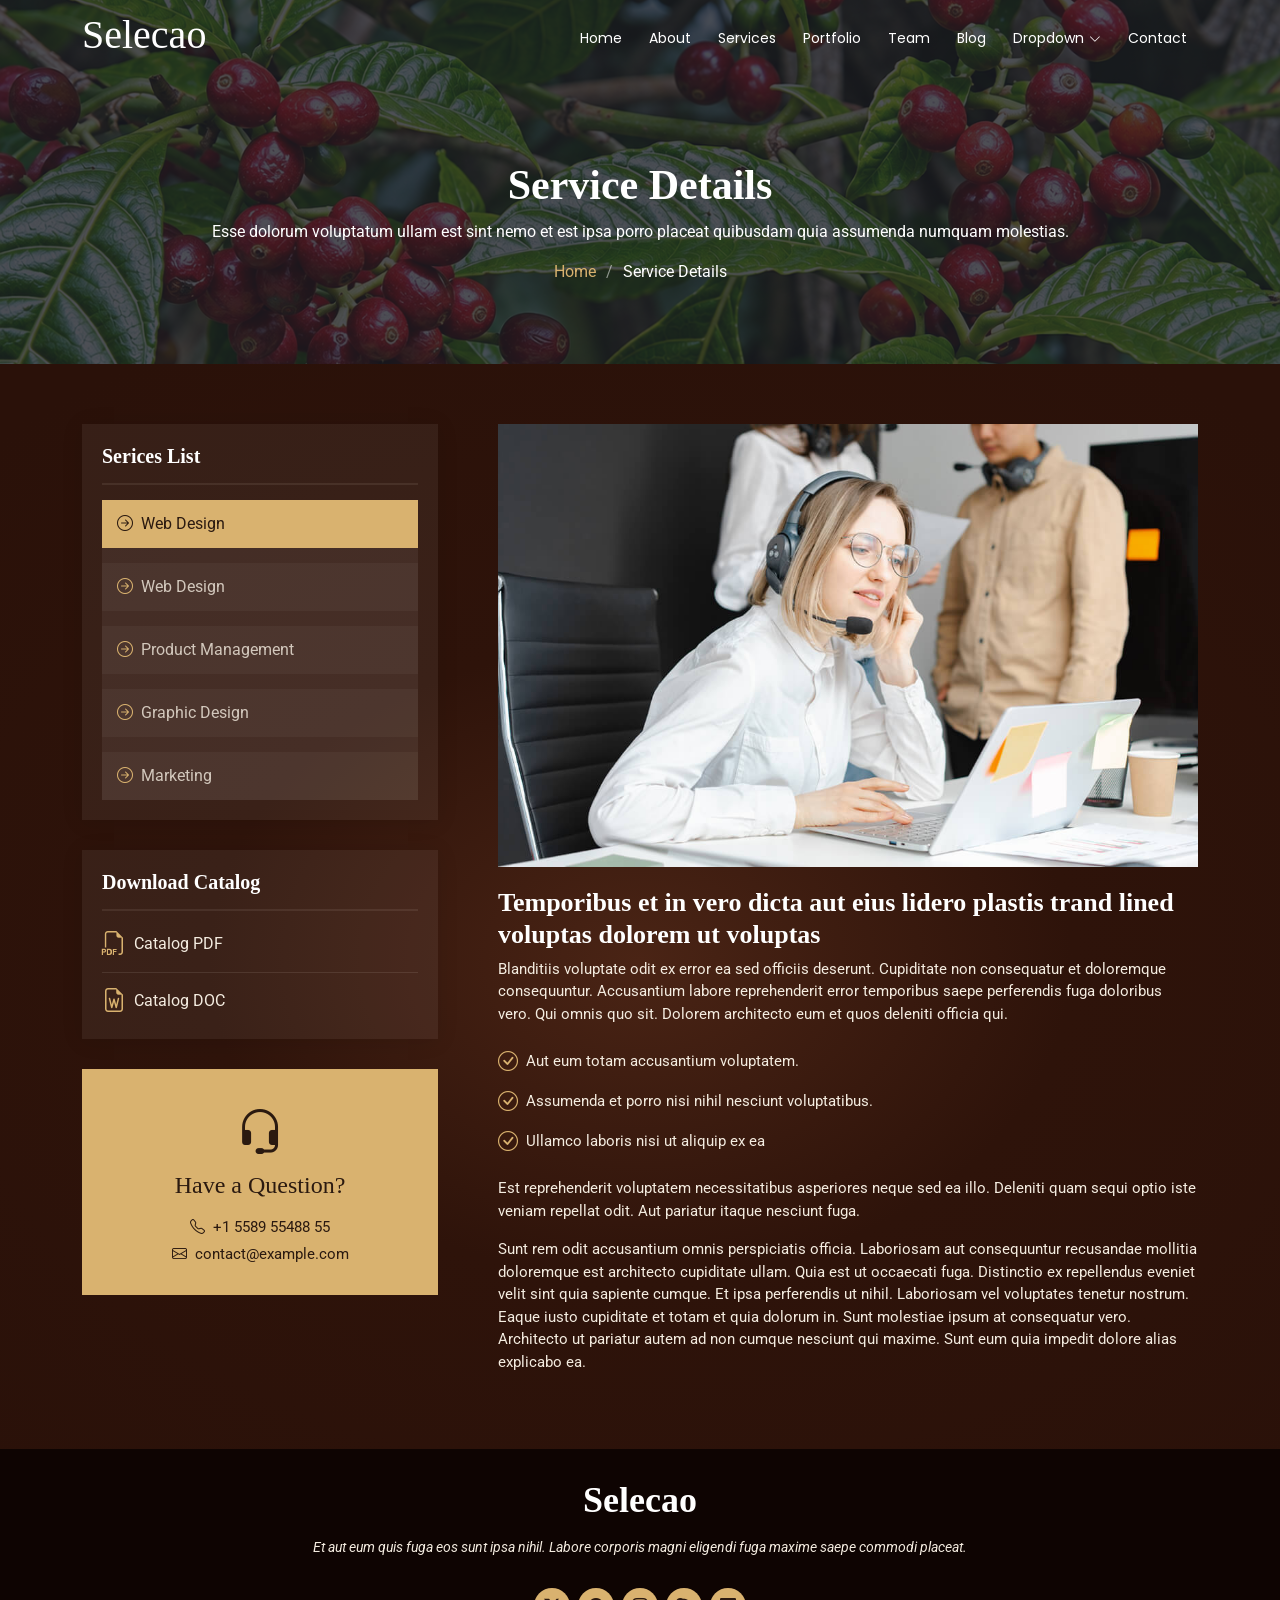
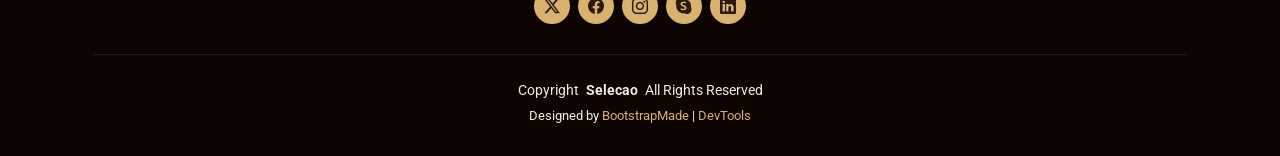
<file: service-details.html>
<!DOCTYPE html>
<html lang="en">

<head>
  <meta charset="utf-8">
  <meta content="width=device-width, initial-scale=1.0" name="viewport">
  <title>Service Details - Selecao Bootstrap Template</title>
  <meta name="description" content="">
  <meta name="keywords" content="">

  <!-- Favicons -->
  <link href="assets/img/favicon.png" rel="icon">
  <link href="assets/img/apple-touch-icon.png" rel="apple-touch-icon">

  <!-- Fonts -->
  <link href="https://fonts.googleapis.com" rel="preconnect">
  <link href="https://fonts.gstatic.com" rel="preconnect" crossorigin>
  <link href="https://fonts.googleapis.com/css2?family=Roboto:ital,wght@0,100;0,300;0,400;0,500;0,700;0,900;1,100;1,300;1,400;1,500;1,700;1,900&family=Poppins:ital,wght@0,100;0,200;0,300;0,400;0,500;0,600;0,700;0,800;0,900;1,100;1,200;1,300;1,400;1,500;1,600;1,700;1,800;1,900&family=Raleway:ital,wght@0,100;0,200;0,300;0,400;0,500;0,600;0,700;0,800;0,900;1,100;1,200;1,300;1,400;1,500;1,600;1,700;1,800;1,900&display=swap" rel="stylesheet">

  <!-- Vendor CSS Files -->
  <link href="assets/vendor/bootstrap/css/bootstrap.min.css" rel="stylesheet">
  <link href="assets/vendor/bootstrap-icons/bootstrap-icons.css" rel="stylesheet">
  <link href="assets/vendor/aos/aos.css" rel="stylesheet">
  <link href="assets/vendor/animate.css/animate.min.css" rel="stylesheet">
  <link href="assets/vendor/glightbox/css/glightbox.min.css" rel="stylesheet">
  <link href="assets/vendor/swiper/swiper-bundle.min.css" rel="stylesheet">

  <!-- Main CSS File -->
  <link href="assets/css/main.css" rel="stylesheet">

  <!-- =======================================================
  * Template Name: Selecao
  * Template URL: https://bootstrapmade.com/selecao-bootstrap-template/
  * Updated: Aug 07 2024 with Bootstrap v5.3.3
  * Author: BootstrapMade.com
  * License: https://bootstrapmade.com/license/
  ======================================================== -->
</head>

<body class="service-details-page">

  <header id="header" class="header d-flex align-items-center fixed-top">
    <div class="container-fluid container-xl position-relative d-flex align-items-center justify-content-between">

      <a href="index.html" class="logo d-flex align-items-center">
        <!-- Uncomment the line below if you also wish to use an image logo -->
        <!-- <img src="assets/img/logo.png" alt=""> -->
        <h1 class="sitename">Selecao</h1>
      </a>

      <nav id="navmenu" class="navmenu">
        <ul>
          <li><a href="#hero">Home</a></li>
          <li><a href="#about">About</a></li>
          <li><a href="#services">Services</a></li>
          <li><a href="#portfolio">Portfolio</a></li>
          <li><a href="#team">Team</a></li>
          <li><a href="blog.html">Blog</a></li>
          <li class="dropdown"><a href="#"><span>Dropdown</span> <i class="bi bi-chevron-down toggle-dropdown"></i></a>
            <ul>
              <li><a href="#">Dropdown 1</a></li>
              <li class="dropdown"><a href="#"><span>Deep Dropdown</span> <i class="bi bi-chevron-down toggle-dropdown"></i></a>
                <ul>
                  <li><a href="#">Deep Dropdown 1</a></li>
                  <li><a href="#">Deep Dropdown 2</a></li>
                  <li><a href="#">Deep Dropdown 3</a></li>
                  <li><a href="#">Deep Dropdown 4</a></li>
                  <li><a href="#">Deep Dropdown 5</a></li>
                </ul>
              </li>
              <li><a href="#">Dropdown 2</a></li>
              <li><a href="#">Dropdown 3</a></li>
              <li><a href="#">Dropdown 4</a></li>
            </ul>
          </li>
          <li><a href="#contact">Contact</a></li>
        </ul>
        <i class="mobile-nav-toggle d-xl-none bi bi-list"></i>
      </nav>

    </div>
  </header>

  <main class="main">

    <!-- Page Title -->
    <div class="page-title dark-background">
      <div class="container position-relative">
        <h1>Service Details</h1>
        <p>Esse dolorum voluptatum ullam est sint nemo et est ipsa porro placeat quibusdam quia assumenda numquam molestias.</p>
        <nav class="breadcrumbs">
          <ol>
            <li><a href="index.html">Home</a></li>
            <li class="current">Service Details</li>
          </ol>
        </nav>
      </div>
    </div><!-- End Page Title -->

    <!-- Service Details Section -->
    <section id="service-details" class="service-details section">

      <div class="container">

        <div class="row gy-5">

          <div class="col-lg-4" data-aos="fade-up" data-aos-delay="100">

            <div class="service-box">
              <h4>Serices List</h4>
              <div class="services-list">
                <a href="#" class="active"><i class="bi bi-arrow-right-circle"></i><span>Web Design</span></a>
                <a href="#"><i class="bi bi-arrow-right-circle"></i><span>Web Design</span></a>
                <a href="#"><i class="bi bi-arrow-right-circle"></i><span>Product Management</span></a>
                <a href="#"><i class="bi bi-arrow-right-circle"></i><span>Graphic Design</span></a>
                <a href="#"><i class="bi bi-arrow-right-circle"></i><span>Marketing</span></a>
              </div>
            </div><!-- End Services List -->

            <div class="service-box">
              <h4>Download Catalog</h4>
              <div class="download-catalog">
                <a href="#"><i class="bi bi-filetype-pdf"></i><span>Catalog PDF</span></a>
                <a href="#"><i class="bi bi-file-earmark-word"></i><span>Catalog DOC</span></a>
              </div>
            </div><!-- End Services List -->

            <div class="help-box d-flex flex-column justify-content-center align-items-center">
              <i class="bi bi-headset help-icon"></i>
              <h4>Have a Question?</h4>
              <p class="d-flex align-items-center mt-2 mb-0"><i class="bi bi-telephone me-2"></i> <span>+1 5589 55488 55</span></p>
              <p class="d-flex align-items-center mt-1 mb-0"><i class="bi bi-envelope me-2"></i> <a href="mailto:contact@example.com">contact@example.com</a></p>
            </div>

          </div>

          <div class="col-lg-8 ps-lg-5" data-aos="fade-up" data-aos-delay="200">
            <img src="assets/img/services.jpg" alt="" class="img-fluid services-img">
            <h3>Temporibus et in vero dicta aut eius lidero plastis trand lined voluptas dolorem ut voluptas</h3>
            <p>
              Blanditiis voluptate odit ex error ea sed officiis deserunt. Cupiditate non consequatur et doloremque consequuntur. Accusantium labore reprehenderit error temporibus saepe perferendis fuga doloribus vero. Qui omnis quo sit. Dolorem architecto eum et quos deleniti officia qui.
            </p>
            <ul>
              <li><i class="bi bi-check-circle"></i> <span>Aut eum totam accusantium voluptatem.</span></li>
              <li><i class="bi bi-check-circle"></i> <span>Assumenda et porro nisi nihil nesciunt voluptatibus.</span></li>
              <li><i class="bi bi-check-circle"></i> <span>Ullamco laboris nisi ut aliquip ex ea</span></li>
            </ul>
            <p>
              Est reprehenderit voluptatem necessitatibus asperiores neque sed ea illo. Deleniti quam sequi optio iste veniam repellat odit. Aut pariatur itaque nesciunt fuga.
            </p>
            <p>
              Sunt rem odit accusantium omnis perspiciatis officia. Laboriosam aut consequuntur recusandae mollitia doloremque est architecto cupiditate ullam. Quia est ut occaecati fuga. Distinctio ex repellendus eveniet velit sint quia sapiente cumque. Et ipsa perferendis ut nihil. Laboriosam vel voluptates tenetur nostrum. Eaque iusto cupiditate et totam et quia dolorum in. Sunt molestiae ipsum at consequatur vero. Architecto ut pariatur autem ad non cumque nesciunt qui maxime. Sunt eum quia impedit dolore alias explicabo ea.
            </p>
          </div>

        </div>

      </div>

    </section><!-- /Service Details Section -->

  </main>

  <footer id="footer" class="footer dark-background">
    <div class="container">
      <h3 class="sitename">Selecao</h3>
      <p>Et aut eum quis fuga eos sunt ipsa nihil. Labore corporis magni eligendi fuga maxime saepe commodi placeat.</p>
      <div class="social-links d-flex justify-content-center">
        <a href=""><i class="bi bi-twitter-x"></i></a>
        <a href=""><i class="bi bi-facebook"></i></a>
        <a href=""><i class="bi bi-instagram"></i></a>
        <a href=""><i class="bi bi-skype"></i></a>
        <a href=""><i class="bi bi-linkedin"></i></a>
      </div>
      <div class="container">
        <div class="copyright">
          <span>Copyright</span> <strong class="px-1 sitename">Selecao</strong> <span>All Rights Reserved</span>
        </div>
        <div class="credits">
          <!-- All the links in the footer should remain intact. -->
          <!-- You can delete the links only if you've purchased the pro version. -->
          <!-- Licensing information: https://bootstrapmade.com/license/ -->
          <!-- Purchase the pro version with working PHP/AJAX contact form: [buy-url] -->
          Designed by <a href="https://bootstrapmade.com/">BootstrapMade</a> | <a href="https://bootstrapmade.com/tools/">DevTools</a>
        </div>
      </div>
    </div>
  </footer>

  <!-- Scroll Top -->
  <a href="#" id="scroll-top" class="scroll-top d-flex align-items-center justify-content-center"><i class="bi bi-arrow-up-short"></i></a>

  <!-- Preloader -->
  <div id="preloader"></div>

  <!-- Vendor JS Files -->
  <script src="assets/vendor/bootstrap/js/bootstrap.bundle.min.js"></script>
  <script src="assets/vendor/php-email-form/validate.js"></script>
  <script src="assets/vendor/aos/aos.js"></script>
  <script src="assets/vendor/glightbox/js/glightbox.min.js"></script>
  <script src="assets/vendor/imagesloaded/imagesloaded.pkgd.min.js"></script>
  <script src="assets/vendor/isotope-layout/isotope.pkgd.min.js"></script>
  <script src="assets/vendor/swiper/swiper-bundle.min.js"></script>

  <!-- Main JS File -->
  <script src="assets/js/main.js"></script>

</body>

</html>
</file>
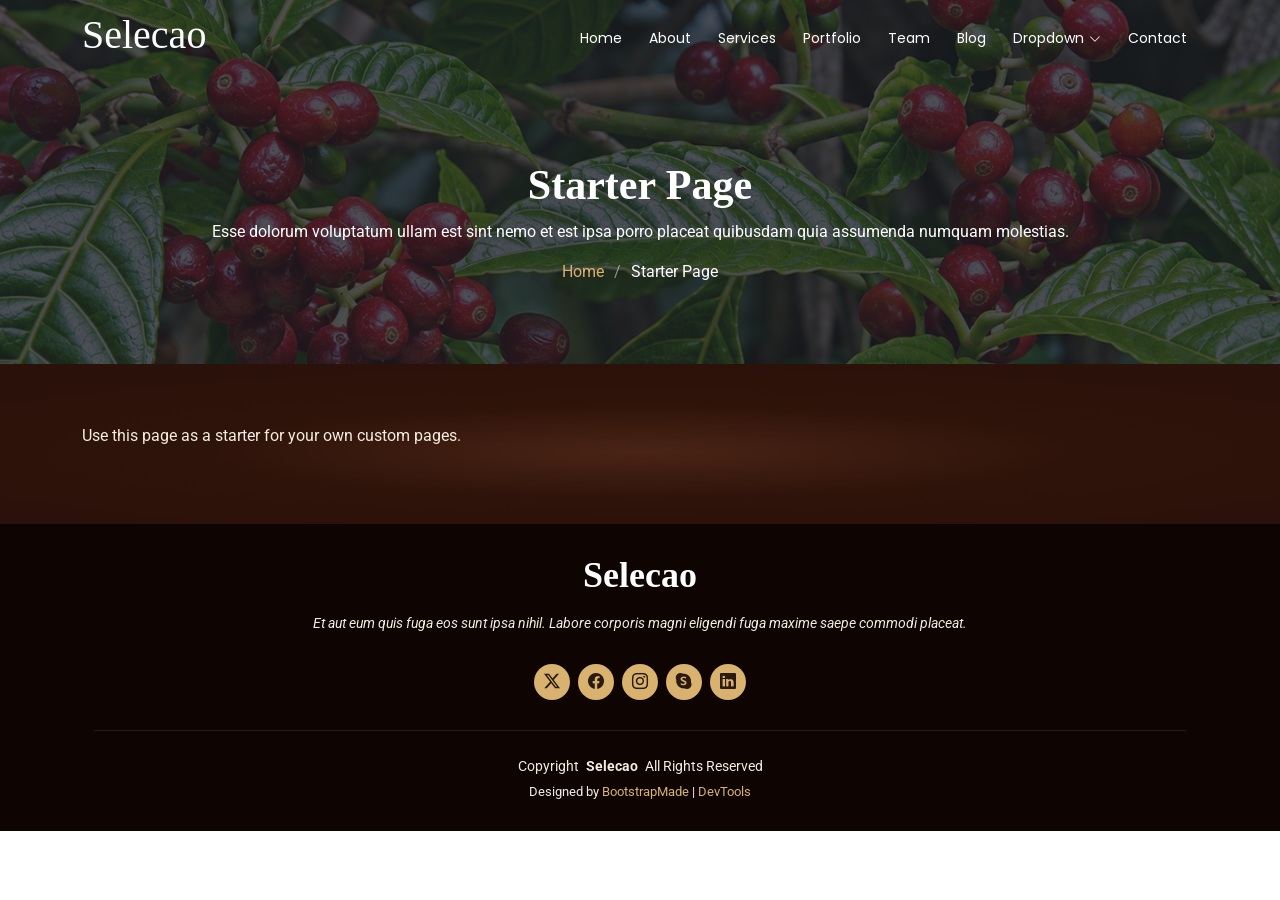
<file: starter-page.html>
<!DOCTYPE html>
<html lang="en">

<head>
  <meta charset="utf-8">
  <meta content="width=device-width, initial-scale=1.0" name="viewport">
  <title>Starter Page - Selecao Bootstrap Template</title>
  <meta name="description" content="">
  <meta name="keywords" content="">

  <!-- Favicons -->
  <link href="assets/img/favicon.png" rel="icon">
  <link href="assets/img/apple-touch-icon.png" rel="apple-touch-icon">

  <!-- Fonts -->
  <link href="https://fonts.googleapis.com" rel="preconnect">
  <link href="https://fonts.gstatic.com" rel="preconnect" crossorigin>
  <link href="https://fonts.googleapis.com/css2?family=Roboto:ital,wght@0,100;0,300;0,400;0,500;0,700;0,900;1,100;1,300;1,400;1,500;1,700;1,900&family=Poppins:ital,wght@0,100;0,200;0,300;0,400;0,500;0,600;0,700;0,800;0,900;1,100;1,200;1,300;1,400;1,500;1,600;1,700;1,800;1,900&family=Raleway:ital,wght@0,100;0,200;0,300;0,400;0,500;0,600;0,700;0,800;0,900;1,100;1,200;1,300;1,400;1,500;1,600;1,700;1,800;1,900&display=swap" rel="stylesheet">

  <!-- Vendor CSS Files -->
  <link href="assets/vendor/bootstrap/css/bootstrap.min.css" rel="stylesheet">
  <link href="assets/vendor/bootstrap-icons/bootstrap-icons.css" rel="stylesheet">
  <link href="assets/vendor/aos/aos.css" rel="stylesheet">
  <link href="assets/vendor/animate.css/animate.min.css" rel="stylesheet">
  <link href="assets/vendor/glightbox/css/glightbox.min.css" rel="stylesheet">
  <link href="assets/vendor/swiper/swiper-bundle.min.css" rel="stylesheet">

  <!-- Main CSS File -->
  <link href="assets/css/main.css" rel="stylesheet">

  <!-- =======================================================
  * Template Name: Selecao
  * Template URL: https://bootstrapmade.com/selecao-bootstrap-template/
  * Updated: Aug 07 2024 with Bootstrap v5.3.3
  * Author: BootstrapMade.com
  * License: https://bootstrapmade.com/license/
  ======================================================== -->
</head>

<body class="starter-page-page">

  <header id="header" class="header d-flex align-items-center fixed-top">
    <div class="container-fluid container-xl position-relative d-flex align-items-center justify-content-between">

      <a href="index.html" class="logo d-flex align-items-center">
        <!-- Uncomment the line below if you also wish to use an image logo -->
        <!-- <img src="assets/img/logo.png" alt=""> -->
        <h1 class="sitename">Selecao</h1>
      </a>

      <nav id="navmenu" class="navmenu">
        <ul>
          <li><a href="#hero">Home</a></li>
          <li><a href="#about">About</a></li>
          <li><a href="#services">Services</a></li>
          <li><a href="#portfolio">Portfolio</a></li>
          <li><a href="#team">Team</a></li>
          <li><a href="blog.html">Blog</a></li>
          <li class="dropdown"><a href="#"><span>Dropdown</span> <i class="bi bi-chevron-down toggle-dropdown"></i></a>
            <ul>
              <li><a href="#">Dropdown 1</a></li>
              <li class="dropdown"><a href="#"><span>Deep Dropdown</span> <i class="bi bi-chevron-down toggle-dropdown"></i></a>
                <ul>
                  <li><a href="#">Deep Dropdown 1</a></li>
                  <li><a href="#">Deep Dropdown 2</a></li>
                  <li><a href="#">Deep Dropdown 3</a></li>
                  <li><a href="#">Deep Dropdown 4</a></li>
                  <li><a href="#">Deep Dropdown 5</a></li>
                </ul>
              </li>
              <li><a href="#">Dropdown 2</a></li>
              <li><a href="#">Dropdown 3</a></li>
              <li><a href="#">Dropdown 4</a></li>
            </ul>
          </li>
          <li><a href="#contact">Contact</a></li>
        </ul>
        <i class="mobile-nav-toggle d-xl-none bi bi-list"></i>
      </nav>

    </div>
  </header>

  <main class="main">

    <!-- Page Title -->
    <div class="page-title dark-background">
      <div class="container position-relative">
        <h1>Starter Page</h1>
        <p>Esse dolorum voluptatum ullam est sint nemo et est ipsa porro placeat quibusdam quia assumenda numquam molestias.</p>
        <nav class="breadcrumbs">
          <ol>
            <li><a href="index.html">Home</a></li>
            <li class="current">Starter Page</li>
          </ol>
        </nav>
      </div>
    </div><!-- End Page Title -->

    <!-- Starter Section Section -->
    <section id="starter-section" class="starter-section section">

      <div class="container" data-aos="fade-up">
        <p>Use this page as a starter for your own custom pages.</p>
      </div>

    </section><!-- /Starter Section Section -->

  </main>

  <footer id="footer" class="footer dark-background">
    <div class="container">
      <h3 class="sitename">Selecao</h3>
      <p>Et aut eum quis fuga eos sunt ipsa nihil. Labore corporis magni eligendi fuga maxime saepe commodi placeat.</p>
      <div class="social-links d-flex justify-content-center">
        <a href=""><i class="bi bi-twitter-x"></i></a>
        <a href=""><i class="bi bi-facebook"></i></a>
        <a href=""><i class="bi bi-instagram"></i></a>
        <a href=""><i class="bi bi-skype"></i></a>
        <a href=""><i class="bi bi-linkedin"></i></a>
      </div>
      <div class="container">
        <div class="copyright">
          <span>Copyright</span> <strong class="px-1 sitename">Selecao</strong> <span>All Rights Reserved</span>
        </div>
        <div class="credits">
          <!-- All the links in the footer should remain intact. -->
          <!-- You can delete the links only if you've purchased the pro version. -->
          <!-- Licensing information: https://bootstrapmade.com/license/ -->
          <!-- Purchase the pro version with working PHP/AJAX contact form: [buy-url] -->
          Designed by <a href="https://bootstrapmade.com/">BootstrapMade</a> | <a href="https://bootstrapmade.com/tools/">DevTools</a>
        </div>
      </div>
    </div>
  </footer>

  <!-- Scroll Top -->
  <a href="#" id="scroll-top" class="scroll-top d-flex align-items-center justify-content-center"><i class="bi bi-arrow-up-short"></i></a>

  <!-- Preloader -->
  <div id="preloader"></div>

  <!-- Vendor JS Files -->
  <script src="assets/vendor/bootstrap/js/bootstrap.bundle.min.js"></script>
  <script src="assets/vendor/php-email-form/validate.js"></script>
  <script src="assets/vendor/aos/aos.js"></script>
  <script src="assets/vendor/glightbox/js/glightbox.min.js"></script>
  <script src="assets/vendor/imagesloaded/imagesloaded.pkgd.min.js"></script>
  <script src="assets/vendor/isotope-layout/isotope.pkgd.min.js"></script>
  <script src="assets/vendor/swiper/swiper-bundle.min.js"></script>

  <!-- Main JS File -->
  <script src="assets/js/main.js"></script>

</body>

</html>
</file>
<file: assets/css/main.css>
/**
* Template Name: Selecao
* Template URL: https://bootstrapmade.com/selecao-bootstrap-template/
* Updated: Aug 07 2024 with Bootstrap v5.3.3
* Author: BootstrapMade.com
* License: https://bootstrapmade.com/license/
*/

/*--------------------------------------------------------------
# Font & Color Variables
# Help: https://bootstrapmade.com/color-system/
--------------------------------------------------------------*/
/* Fonts */
:root {
  --default-font: "Roboto", system-ui, -apple-system, "Segoe UI", Roboto, "Helvetica Neue", Arial, "Noto Sans", "Liberation Sans", sans-serif;
  --heading-font: "Playfair Display", serif;
  --nav-font: "Poppins", sans-serif;
}


/* Global Colors - The following color variables are used throughout the website. Updating them here will change the color scheme of the entire website */
:root { 
  --background-color: #ffffff; /* Background color for the entire website, including individual sections */
  --default-color: #444444; /* Default color used for the majority of the text content across the entire website */
  --heading-color: #2a2c39; /* Color for headings, subheadings and title throughout the website */
  --accent-color: #ef6603; /* Accent color that represents your brand on the website. It's used for buttons, links, and other elements that need to stand out */
  --surface-color: #ffffff; /* The surface color is used as a background of boxed elements within sections, such as cards, icon boxes, or other elements that require a visual separation from the global background. */
  --contrast-color: #ffffff; /* Contrast color for text, ensuring readability against backgrounds of accent, heading, or default colors. */
}

/* Nav Menu Colors - The following color variables are used specifically for the navigation menu. They are separate from the global colors to allow for more customization options */
:root {
  --nav-color: #ffffff;  /* The default color of the main navmenu links */
  --nav-hover-color: #ef6603; /* Applied to main navmenu links when they are hovered over or active */
  --nav-mobile-background-color: #ffffff; /* Used as the background color for mobile navigation menu */
  --nav-dropdown-background-color: #ffffff; /* Used as the background color for dropdown items that appear when hovering over primary navigation items */
  --nav-dropdown-color: #060606; /* Used for navigation links of the dropdown items in the navigation menu. */
  --nav-dropdown-hover-color: #ef6603; /* Similar to --nav-hover-color, this color is applied to dropdown navigation links when they are hovered over. */
}

/* Color Presets - These classes override global colors when applied to any section or element, providing reuse of the sam color scheme. */

.light-background {
  --background-color: #f9f9f9;
  --surface-color: #ffffff;
}

.dark-background {
  --background-color: #2a2c39;
  --default-color: #ffffff;
  --heading-color: #ffffff;
  --surface-color: #404356;
  --contrast-color: #ffffff;
}

/* Smooth scroll */
:root {
  scroll-behavior: smooth;
}

/*--------------------------------------------------------------
# General Styling & Shared Classes
--------------------------------------------------------------*/
body {
  color: var(--default-color);
  background-color: var(--background-color);
  font-family: var(--default-font);
}

a {
  color: var(--accent-color);
  text-decoration: none;
  transition: 0.3s;
}

a:hover {
  color: color-mix(in srgb, var(--accent-color), transparent 25%);
  text-decoration: none;
}

h1,
h2,
h3,
h4,
h5,
h6 {
  color: var(--heading-color);
  font-family: var(--heading-font);
}

/* PHP Email Form Messages
------------------------------*/
.php-email-form .error-message {
  display: none;
  background: #df1529;
  color: #ffffff;
  text-align: left;
  padding: 15px;
  margin-bottom: 24px;
  font-weight: 600;
}

.php-email-form .sent-message {
  display: none;
  color: #ffffff;
  background: #059652;
  text-align: center;
  padding: 15px;
  margin-bottom: 24px;
  font-weight: 600;
}

.php-email-form .loading {
  display: none;
  background: var(--surface-color);
  text-align: center;
  padding: 15px;
  margin-bottom: 24px;
}

.php-email-form .loading:before {
  content: "";
  display: inline-block;
  border-radius: 50%;
  width: 24px;
  height: 24px;
  margin: 0 10px -6px 0;
  border: 3px solid var(--accent-color);
  border-top-color: var(--surface-color);
  animation: php-email-form-loading 1s linear infinite;
}

@keyframes php-email-form-loading {
  0% {
    transform: rotate(0deg);
  }

  100% {
    transform: rotate(360deg);
  }
}

/*--------------------------------------------------------------
# Global Header
--------------------------------------------------------------*/
.header {
  --background-color: rgba(255, 255, 255, 0);
  --heading-color: #ffffff;
  color: var(--default-color);
  background-color: var(--background-color);
  padding: 20px 0;
  transition: all 0.5s;
  z-index: 997;
}

/* Navbar brand - Premium Beans */
.header .logo {
    display: flex;
    align-items: center;
    gap: 12px;
    text-decoration: none;
    flex-shrink: 0;
}

.header .logo img {
    width: 60px !important;
    height: 60px !important;
    max-height: 60px !important;
    object-fit: contain;
    margin: 0 !important;
    flex-shrink: 0;
}

.header .brand-text {
    display: flex;
    flex-direction: column;
    justify-content: center;
    gap: 2px;
}

.header .brand-text h1.sitename {
    font-size: 27px !important;
    font-weight: 700;
    line-height: 1.15;
    margin: 0 !important;
    padding: 0;
    white-space: nowrap;
    color: #ffffff;
}

.header .brand-text span {
    font-size: 13px;
    font-weight: 500;
    line-height: 1.2;
    margin: 0;
    color: #D9AD63;
    white-space: nowrap;
}


.scrolled .header {
  box-shadow: 0px 0 18px rgba(0, 0, 0, 0.1);
}

/* Global Header on Scroll
------------------------------*/
.scrolled .header {
  --background-color: rgba(42, 44, 57, 0.9);
}

/*--------------------------------------------------------------
# Navigation Menu
--------------------------------------------------------------*/
/* Navmenu - Desktop */
@media (min-width: 1200px) {
  .navmenu {
    padding: 0;
  }

  .navmenu ul {
    margin: 0;
    padding: 0;
    display: flex;
    list-style: none;
    align-items: center;
  }

  .navmenu li {
    position: relative;
    margin-left: 5px;
  }

  .navmenu a,
  .navmenu a:focus {
    color: var(--nav-color);
    padding: 8px 20px;
    font-size: 14px;
    font-family: var(--nav-font);
    font-weight: 400;
    display: flex;
    align-items: center;
    justify-content: space-between;
    white-space: nowrap;
    transition: 0.3s;
    border-radius: 50px;
  }

  .navmenu a i,
  .navmenu a:focus i {
    font-size: 12px;
    line-height: 0;
    margin-left: 5px;
    transition: 0.3s;
  }

  .navmenu li:hover>a,
  .navmenu .active,
  .navmenu .active:focus {
    background-color: var(--nav-hover-color);
  }

  .navmenu .dropdown ul {
    margin: 0;
    padding: 10px 0;
    background: var(--nav-dropdown-background-color);
    display: block;
    position: absolute;
    visibility: hidden;
    left: 0;
    top: 130%;
    opacity: 0;
    transition: 0.3s;
    border-radius: 15px;
    z-index: 99;
    box-shadow: 0px 0px 30px rgba(0, 0, 0, 0.1);
  }

  .navmenu .dropdown ul li {
    min-width: 200px;
    margin-left: 0;
  }

  .navmenu .dropdown ul a {
    padding: 10px 20px;
    font-size: 15px;
    text-transform: none;
    color: var(--nav-dropdown-color);
  }

  .navmenu .dropdown ul a i {
    font-size: 12px;
  }

  .navmenu .dropdown ul a:hover,
  .navmenu .dropdown ul .active:hover,
  .navmenu .dropdown ul li:hover>a {
    background-color: transparent;
    color: var(--nav-hover-color);
  }

  .navmenu .dropdown:hover>ul {
    opacity: 1;
    top: 105%;
    visibility: visible;
  }

  .navmenu .dropdown .dropdown ul {
    top: 0;
    left: -90%;
    visibility: hidden;
  }

  .navmenu .dropdown .dropdown:hover>ul {
    opacity: 1;
    top: 0;
    left: -100%;
    visibility: visible;
  }
}

/* Navmenu - Mobile */
@media (max-width: 1199px) {
  .mobile-nav-toggle {
    color: var(--nav-color);
    font-size: 28px;
    line-height: 0;
    margin-right: 10px;
    cursor: pointer;
    transition: color 0.3s;
  }

  .navmenu {
    padding: 0;
    z-index: 9997;
  }

  .navmenu ul {
    display: none;
    list-style: none;
    position: absolute;
    inset: 60px 20px 20px 20px;
    padding: 10px 0;
    margin: 0;
    border-radius: 6px;
    background-color: var(--nav-mobile-background-color);
    overflow-y: auto;
    transition: 0.3s;
    z-index: 9998;
    box-shadow: 0px 0px 30px rgba(0, 0, 0, 0.1);
  }

  .navmenu a,
  .navmenu a:focus {
    color: var(--nav-dropdown-color);
    padding: 10px 20px;
    font-family: var(--nav-font);
    font-size: 17px;
    font-weight: 500;
    display: flex;
    align-items: center;
    justify-content: space-between;
    white-space: nowrap;
    transition: 0.3s;
  }

  .navmenu a i,
  .navmenu a:focus i {
    font-size: 12px;
    line-height: 0;
    margin-left: 5px;
    width: 30px;
    height: 30px;
    display: flex;
    align-items: center;
    justify-content: center;
    border-radius: 50%;
    transition: 0.3s;
    background-color: color-mix(in srgb, var(--accent-color), transparent 90%);
  }

  .navmenu a i:hover,
  .navmenu a:focus i:hover {
    background-color: var(--accent-color);
    color: var(--contrast-color);
  }

  .navmenu a:hover,
  .navmenu .active,
  .navmenu .active:focus {
    color: var(--nav-dropdown-hover-color);
  }

  .navmenu .active i,
  .navmenu .active:focus i {
    background-color: var(--accent-color);
    color: var(--contrast-color);
    transform: rotate(180deg);
  }

  .navmenu .dropdown ul {
    position: static;
    display: none;
    z-index: 99;
    padding: 10px 0;
    margin: 10px 20px;
    background-color: var(--nav-dropdown-background-color);
    border: 1px solid color-mix(in srgb, var(--default-color), transparent 90%);
    box-shadow: none;
    transition: all 0.5s ease-in-out;
  }

  .navmenu .dropdown ul ul {
    background-color: rgba(33, 37, 41, 0.1);
  }

  .navmenu .dropdown>.dropdown-active {
    display: block;
    background-color: rgba(33, 37, 41, 0.03);
  }

  .mobile-nav-active {
    overflow: hidden;
  }

  .mobile-nav-active .mobile-nav-toggle {
    color: #fff;
    position: absolute;
    font-size: 32px;
    top: 15px;
    right: 15px;
    margin-right: 0;
    z-index: 9999;
  }

  .mobile-nav-active .navmenu {
    position: fixed;
    overflow: hidden;
    inset: 0;
    background: rgba(33, 37, 41, 0.8);
    transition: 0.3s;
  }

  .mobile-nav-active .navmenu>ul {
    display: block;
  }
}

/*--------------------------------------------------------------
# Global Footer
--------------------------------------------------------------*/
.footer {
  color: var(--default-color);
  background-color: var(--background-color);
  font-size: 14px;
  text-align: center;
  padding: 30px 0;
  position: relative;
}

.footer h3 {
  font-size: 36px;
  font-weight: 700;
  position: relative;
  padding: 0;
  margin: 0 0 15px 0;
}

.footer p {
  font-size: 15;
  font-style: italic;
  padding: 0;
  margin: 0 0 30px 0;
}

.footer .social-links {
  margin: 0 0 30px 0;
}

.footer .social-links a {
  font-size: 16px;
  display: flex;
  align-items: center;
  justify-content: center;
  background: var(--accent-color);
  color: var(--contrast-color);
  line-height: 1;
  margin: 0 4px;
  border-radius: 50%;
  text-align: center;
  width: 36px;
  height: 36px;
  transition: 0.3s;
}

.footer .social-links a:hover {
  background: color-mix(in srgb, var(--accent-color), transparent 20%);
  text-decoration: none;
}

.footer .copyright {
  padding-top: 25px;
  border-top: 1px solid color-mix(in srgb, var(--default-color), transparent 90%);
}

.footer .credits {
  font-size: 13px;
  padding-top: 5px;
}

/*--------------------------------------------------------------
# Preloader
--------------------------------------------------------------*/
#preloader {
  position: fixed;
  inset: 0;
  z-index: 9999;
  overflow: hidden;
  background-color: var(--background-color);
  transition: all 0.6s ease-out;
  width: 100%;
  height: 100vh;
}

#preloader:before,
#preloader:after {
  content: "";
  position: absolute;
  border: 4px solid var(--accent-color);
  border-radius: 50%;
  animation: animate-preloader 2s cubic-bezier(0, 0.2, 0.8, 1) infinite;
}

#preloader:after {
  animation-delay: -0.5s;
}

@keyframes animate-preloader {
  0% {
    width: 10px;
    height: 10px;
    top: calc(50% - 5px);
    left: calc(50% - 5px);
    opacity: 1;
  }

  100% {
    width: 72px;
    height: 72px;
    top: calc(50% - 36px);
    left: calc(50% - 36px);
    opacity: 0;
  }
}

/*--------------------------------------------------------------
# Scroll Top Button
--------------------------------------------------------------*/
.scroll-top {
  position: fixed;
  visibility: hidden;
  opacity: 0;
  right: 15px;
  bottom: -15px;
  z-index: 99999;
  background-color: var(--accent-color);
  width: 44px;
  height: 44px;
  border-radius: 50px;
  transition: all 0.4s;
}

.scroll-top i {
  font-size: 24px;
  color: var(--contrast-color);
  line-height: 0;
}

.scroll-top:hover {
  background-color: color-mix(in srgb, var(--accent-color), transparent 20%);
  color: var(--contrast-color);
}

.scroll-top.active {
  visibility: visible;
  opacity: 1;
  bottom: 15px;
}

/*--------------------------------------------------------------
# Disable aos animation delay on mobile devices
--------------------------------------------------------------*/
@media screen and (max-width: 768px) {
  [data-aos-delay] {
    transition-delay: 0 !important;
  }
}

/*--------------------------------------------------------------
# Global Page Titles & Breadcrumbs
--------------------------------------------------------------*/
.page-title {
  color: var(--default-color);
  background-color: var(--background-color);
  background-size: cover;
  background-position: center;
  background-repeat: no-repeat;
  padding: 160px 0 80px 0;
  text-align: center;
  position: relative;
}

.page-title:before {
  content: "";
  background-color: color-mix(in srgb, var(--background-color), transparent 50%);
  position: absolute;
  inset: 0;
}

.page-title h1 {
  font-size: 42px;
  font-weight: 700;
  margin-bottom: 10px;
}

.page-title .breadcrumbs ol {
  display: flex;
  flex-wrap: wrap;
  list-style: none;
  justify-content: center;
  padding: 0;
  margin: 0;
  font-size: 16px;
  font-weight: 400;
}

.page-title .breadcrumbs ol li+li {
  padding-left: 10px;
}

.page-title .breadcrumbs ol li+li::before {
  content: "/";
  display: inline-block;
  padding-right: 10px;
  color: color-mix(in srgb, var(--default-color), transparent 50%);
}

/*--------------------------------------------------------------
# Global Sections
--------------------------------------------------------------*/
section,
.section {
  color: var(--default-color);
  background-color: var(--background-color);
  padding: 60px 0;
  scroll-margin-top: 77px;
  overflow: clip;
}

/*--------------------------------------------------------------
# Global Section Titles
--------------------------------------------------------------*/
.section-title {
  padding-bottom: 60px;
  position: relative;
}

.section-title h2 {
  font-size: 14px;
  font-weight: 500;
  padding: 0;
  line-height: 1px;
  margin: 0;
  letter-spacing: 1.5px;
  text-transform: uppercase;
  color: color-mix(in srgb, var(--default-color), transparent 50%);
  position: relative;
}

.section-title h2::after {
  content: "";
  width: 120px;
  height: 1px;
  display: inline-block;
  background: var(--accent-color);
  margin: 4px 10px;
}

.section-title p {
  color: var(--heading-color);
  margin: 0;
  font-size: 28px;
  font-weight: 700;
  text-transform: uppercase;
  font-family: var(--heading-font);
}

/*--------------------------------------------------------------
# Hero Section
--------------------------------------------------------------*/
.hero {
  width: 100%;
  overflow: hidden;
  position: relative;
  background: linear-gradient(0deg, var(--background-color) 0%, color-mix(in srgb, var(--background-color) 90%, white 10%) 100%);
  padding: 0;
  display: flex;
  flex-direction: column;
  justify-content: end;
  align-items: center;
}

.hero .carousel-container {
  display: flex;
  justify-content: center;
  align-items: center;
  flex-direction: column;
  text-align: center;
  position: relative;
  min-height: 75vh;
  padding-top: 60px;
}

.hero h2 {
  margin-bottom: 30px;
  font-size: 48px;
  font-weight: 700;
}

.hero p {
  max-width: 80%;
  animation-delay: 0.4s;
  margin: 0 auto 30px auto;
}

.hero .carousel-control-prev,
.hero .carousel-control-next {
  width: 10%;
}

.hero .carousel-control-next-icon,
.hero .carousel-control-prev-icon {
  background: none;
  font-size: 48px;
  line-height: 1;
  width: auto;
  height: auto;
}

.hero .btn-get-started {
  font-weight: 500;
  font-size: 14px;
  letter-spacing: 1px;
  display: inline-block;
  padding: 12px 32px;
  border-radius: 50px;
  transition: 0.5s;
  line-height: 1;
  margin: 10px;
  animation-delay: 0.8s;
  color: var(--default-color);
  border: 2px solid var(--accent-color);
}

.hero .btn-get-started:hover {
  background: var(--accent-color);
  color: var(--contrast-color);
  text-decoration: none;
}

@media (min-width: 1024px) {
  .hero p {
    max-width: 60%;
  }

  .hero .carousel-control-prev,
  .hero .carousel-control-next {
    width: 5%;
  }
}

@media (max-width: 768px) {
  .hero .carousel-container {
    min-height: 90vh;
  }

  .hero h2 {
    font-size: 28px;
  }
}

.hero .hero-waves {
  display: block;
  width: 100%;
  height: 60px;
  position: relative;
}

.hero .wave1 use {
  animation: move-forever1 10s linear infinite;
  animation-delay: -2s;
  fill: var(--default-color);
  opacity: 0.6;
}

.hero .wave2 use {
  animation: move-forever2 8s linear infinite;
  animation-delay: -2s;
  fill: var(--default-color);
  opacity: 0.4;
}

.hero .wave3 use {
  animation: move-forever3 6s linear infinite;
  animation-delay: -2s;
  fill: var(--default-color);
}

@keyframes move-forever1 {
  0% {
    transform: translate(85px, 0%);
  }

  100% {
    transform: translate(-90px, 0%);
  }
}

@keyframes move-forever2 {
  0% {
    transform: translate(-90px, 0%);
  }

  100% {
    transform: translate(85px, 0%);
  }
}

@keyframes move-forever3 {
  0% {
    transform: translate(-90px, 0%);
  }

  100% {
    transform: translate(85px, 0%);
  }
}

/*--------------------------------------------------------------
# About Section
--------------------------------------------------------------*/
.about ul {
  list-style: none;
  padding: 0;
}

.about ul li {
  padding-bottom: 5px;
  display: flex;
  align-items: center;
}

.about ul i {
  font-size: 20px;
  padding-right: 4px;
  color: var(--accent-color);
}

.about .read-more {
  background: var(--accent-color);
  color: var(--contrast-color);
  font-family: var(--heading-font);
  font-weight: 500;
  font-size: 16px;
  letter-spacing: 1px;
  padding: 10px 28px;
  border-radius: 5px;
  transition: 0.3s;
  display: inline-flex;
  align-items: center;
  justify-content: center;
}

.about .read-more i {
  font-size: 18px;
  margin-left: 5px;
  line-height: 0;
  transition: 0.3s;
}

.about .read-more:hover {
  background: color-mix(in srgb, var(--accent-color), transparent 20%);
}

.about .read-more:hover i {
  transform: translate(5px, 0);
}

/*--------------------------------------------------------------
# Features Section
--------------------------------------------------------------*/
.features .nav-tabs {
  border: 0;
}

.features .nav-link {
  background-color: var(--surface-color);
  color: var(--heading-color);
  border: 1px solid color-mix(in srgb, var(--default-color), transparent 85%);
  padding: 15px 20px;
  transition: 0.3s;
  border-radius: 0;
  display: flex;
  align-items: center;
  justify-content: center;
  cursor: pointer;
  height: 100%;
}

.features .nav-link i {
  padding-right: 15px;
  font-size: 48px;
}

.features .nav-link h4 {
  font-size: 18px;
  font-weight: 600;
  margin: 0;
}

.features .nav-link:hover {
  color: var(--accent-color);
  border-color: var(--accent-color);
}

.features .nav-link.active {
  background: var(--accent-color);
  color: var(--contrast-color);
  border-color: var(--accent-color);
}

.features .nav-link.active h4 {
  color: var(--contrast-color);
}

@media (max-width: 768px) {
  .features .nav-link i {
    padding: 0;
    line-height: 1;
    font-size: 36px;
  }
}

@media (max-width: 575px) {
  .features .nav-link {
    padding: 15px;
  }

  .features .nav-link i {
    font-size: 24px;
  }
}

.features .tab-content {
  margin-top: 30px;
}

.features .tab-pane h3 {
  color: var(--heading-color);
  font-weight: 700;
  font-size: 26px;
}

.features .tab-pane ul {
  list-style: none;
  padding: 0;
}

.features .tab-pane ul li {
  padding-bottom: 10px;
}

.features .tab-pane ul i {
  font-size: 20px;
  padding-right: 4px;
  color: var(--accent-color);
}

.features .tab-pane p:last-child {
  margin-bottom: 0;
}

/*--------------------------------------------------------------
# Call To Action Section
--------------------------------------------------------------*/
.call-to-action {
  padding: 80px 0;
  position: relative;
  clip-path: inset(0);
}

.call-to-action .container {
  position: relative;
  z-index: 3;
}

.call-to-action h3 {
  color: var(--default-color);
  font-size: 28px;
  font-weight: 700;
}

.call-to-action p {
  color: var(--default-color);
}

.call-to-action .cta-btn {
  font-family: var(--heading-font);
  font-weight: 500;
  font-size: 16px;
  letter-spacing: 1px;
  display: inline-block;
  padding: 12px 40px;
  border-radius: 50px;
  transition: 0.5s;
  margin: 10px;
  background: var(--accent-color);
  color: var(--contrast-color);
}

.call-to-action .cta-btn:hover {
  background: color-mix(in srgb, var(--accent-color) 90%, white 15%);
}

/*--------------------------------------------------------------
# Services Section
--------------------------------------------------------------*/
.services .service-item {
  background-color: var(--surface-color);
  box-shadow: 0 5px 30px 0 rgba(0, 0, 0, 0.1);
  padding: 60px 30px 60px 70px;
  transition: all ease-in-out 0.3s;
  border-radius: 18px;
  height: 100%;
  position: relative;
  overflow: hidden;
}

.services .service-item .icon {
  position: absolute;
  left: -20px;
  top: calc(50% - 30px);
}

.services .service-item .icon i {
  font-size: 64px;
  line-height: 1;
  transition: 0.5s;
}

.services .service-item h3 {
  font-weight: 700;
  margin: 10px 0 15px 0;
  font-size: 22px;
  transition: ease-in-out 0.3s;
}

.services .service-item p {
  line-height: 24px;
  font-size: 14px;
  margin-bottom: 0;
}

@media (min-width: 1365px) {
  .services .service-item:hover {
    transform: translateY(-10px);
  }

  .services .service-item:hover h3 {
    color: var(--accent-color);
  }
}

/*--------------------------------------------------------------
# Portfolio Section
--------------------------------------------------------------*/
.portfolio .portfolio-filters {
  padding: 0;
  margin: 0 auto 20px auto;
  list-style: none;
  text-align: center;
}

.portfolio .portfolio-filters li {
  cursor: pointer;
  display: inline-block;
  padding: 8px 20px 10px 20px;
  margin: 0;
  font-size: 15px;
  font-weight: 500;
  line-height: 1;
  margin-bottom: 5px;
  border-radius: 50px;
  transition: all 0.3s ease-in-out;
  font-family: var(--heading-font);
}

.portfolio .portfolio-filters li:hover,
.portfolio .portfolio-filters li.filter-active {
  color: var(--contrast-color);
  background-color: var(--accent-color);
}

.portfolio .portfolio-filters li:first-child {
  margin-left: 0;
}

.portfolio .portfolio-filters li:last-child {
  margin-right: 0;
}

@media (max-width: 575px) {
  .portfolio .portfolio-filters li {
    font-size: 14px;
    margin: 0 0 10px 0;
  }
}

.portfolio .portfolio-item {
  position: relative;
  overflow: hidden;
}

.portfolio .portfolio-item .portfolio-info {
  opacity: 0;
  position: absolute;
  left: 12px;
  right: 12px;
  bottom: -100%;
  z-index: 3;
  transition: all ease-in-out 0.5s;
  background: color-mix(in srgb, var(--surface-color), transparent 10%);
  padding: 15px;
}

.portfolio .portfolio-item .portfolio-info h4 {
  font-size: 18px;
  font-weight: 600;
  padding-right: 50px;
}

.portfolio .portfolio-item .portfolio-info p {
  color: color-mix(in srgb, var(--default-color), transparent 30%);
  font-size: 14px;
  margin-bottom: 0;
  padding-right: 50px;
}

.portfolio .portfolio-item .portfolio-info .preview-link,
.portfolio .portfolio-item .portfolio-info .details-link {
  position: absolute;
  right: 50px;
  font-size: 24px;
  top: calc(50% - 14px);
  color: color-mix(in srgb, var(--default-color), transparent 30%);
  transition: 0.3s;
  line-height: 0;
}

.portfolio .portfolio-item .portfolio-info .preview-link:hover,
.portfolio .portfolio-item .portfolio-info .details-link:hover {
  color: var(--accent-color);
}

.portfolio .portfolio-item .portfolio-info .details-link {
  right: 14px;
  font-size: 28px;
}

.portfolio .portfolio-item:hover .portfolio-info {
  opacity: 1;
  bottom: 0;
}

/*--------------------------------------------------------------
# Testimonials Section
--------------------------------------------------------------*/
.testimonials .testimonial-item {
  background-color: var(--surface-color);
  box-shadow: 0px 2px 15px rgba(0, 0, 0, 0.1);
  box-sizing: content-box;
  padding: 30px;
  margin: 30px 15px;
  position: relative;
  height: 100%;
}

.testimonials .testimonial-item .testimonial-img {
  width: 90px;
  border-radius: 50px;
  margin-right: 15px;
}

.testimonials .testimonial-item h3 {
  font-size: 18px;
  font-weight: bold;
  margin: 10px 0 5px 0;
}

.testimonials .testimonial-item h4 {
  font-size: 14px;
  color: color-mix(in srgb, var(--default-color), transparent 40%);
  margin: 0;
}

.testimonials .testimonial-item .stars {
  margin: 10px 0;
}

.testimonials .testimonial-item .stars i {
  color: #ffc107;
  margin: 0 1px;
}

.testimonials .testimonial-item .quote-icon-left,
.testimonials .testimonial-item .quote-icon-right {
  color: color-mix(in srgb, var(--accent-color), transparent 50%);
  font-size: 26px;
  line-height: 0;
}

.testimonials .testimonial-item .quote-icon-left {
  display: inline-block;
  left: -5px;
  position: relative;
}

.testimonials .testimonial-item .quote-icon-right {
  display: inline-block;
  right: -5px;
  position: relative;
  top: 10px;
  transform: scale(-1, -1);
}

.testimonials .testimonial-item p {
  font-style: italic;
  margin: 15px auto 15px auto;
}

.testimonials .swiper-wrapper {
  height: auto;
}

.testimonials .swiper-pagination {
  margin-top: 20px;
  position: relative;
}

.testimonials .swiper-pagination .swiper-pagination-bullet {
  width: 12px;
  height: 12px;
  background-color: color-mix(in srgb, var(--default-color), transparent 85%);
  opacity: 1;
}

.testimonials .swiper-pagination .swiper-pagination-bullet-active {
  background-color: var(--accent-color);
}

@media (max-width: 767px) {
  .testimonials .testimonial-wrap {
    padding-left: 0;
  }

  .testimonials .testimonial-item {
    padding: 30px;
    margin: 15px;
  }

  .testimonials .testimonial-item .testimonial-img {
    position: static;
    left: auto;
  }
}

/*--------------------------------------------------------------
# Pricing Section
--------------------------------------------------------------*/
.pricing .pricing-item {
  background-color: var(--surface-color);
  box-shadow: 0px 0px 4px rgba(0, 0, 0, 0.1);
  padding: 20px;
  text-align: center;
  border-radius: 5px;
  position: relative;
  overflow: hidden;
}

.pricing .pricing-item h3 {
  font-weight: 400;
  margin: -20px -20px 20px -20px;
  padding: 20px 15px;
  font-size: 16px;
  font-weight: 600;
  color: color-mix(in srgb, var(--default-color), transparent 20%);
  background: color-mix(in srgb, var(--default-color), transparent 95%);
}

.pricing .pricing-item h4 {
  font-size: 36px;
  font-weight: 600;
  font-family: var(--heading-font);
}

.pricing .pricing-item h4 sup {
  font-size: 20px;
  top: -15px;
  left: -3px;
}

.pricing .pricing-item h4 span {
  color: color-mix(in srgb, var(--default-color), transparent 40%);
  font-size: 16px;
  font-weight: 300;
}

.pricing .pricing-item ul {
  padding: 15px 0;
  list-style: none;
  text-align: center;
  line-height: 20px;
  font-size: 14px;
}

.pricing .pricing-item ul li {
  padding-bottom: 16px;
}

.pricing .pricing-item ul i {
  color: var(--accent-color);
  font-size: 18px;
  padding-right: 4px;
}

.pricing .pricing-item ul .na {
  color: color-mix(in srgb, var(--default-color), transparent 40%);
  text-decoration: line-through;
}

.pricing .btn-wrap {
  background: color-mix(in srgb, var(--default-color), transparent 95%);
  margin: 0 -20px -20px -20px;
  padding: 20px 15px;
  text-align: center;
}

.pricing .btn-buy {
  background: var(--accent-color);
  color: var(--contrast-color);
  display: inline-block;
  padding: 8px 35px 10px 35px;
  border-radius: 4px;
  transition: none;
  font-size: 14px;
  font-weight: 400;
  font-family: var(--heading-font);
  font-weight: 600;
  transition: 0.3s;
}

.pricing .btn-buy:hover {
  background: color-mix(in srgb, var(--accent-color), transparent 20%);
}

.pricing .featured h3 {
  background: var(--accent-color);
  color: var(--contrast-color);
}

.pricing .advanced {
  background: var(--accent-color);
  color: var(--contrast-color);
  width: 200px;
  position: absolute;
  top: 18px;
  right: -68px;
  transform: rotate(45deg);
  z-index: 1;
  font-size: 14px;
  padding: 1px 0 3px 0;
}

/*--------------------------------------------------------------
# Faq Section
--------------------------------------------------------------*/
.faq .content-subtitle {
  font-size: 15px;
  margin-bottom: 10px;
  display: block;
  color: var(--default-color);
}

.faq .content-title {
  color: var(--heading-color);
  font-size: 22px;
  margin-bottom: 30px;
}

.faq p {
  line-height: 1.7;
  color: var(--default-color);
}

.faq .custom-accordion .accordion-item {
  background-color: var(--surface-color);
  margin-bottom: 0px;
  position: relative;
  border-radius: 0px;
  overflow: hidden;
}

.faq .custom-accordion .accordion-item .btn-link {
  display: block;
  width: 100%;
  padding: 15px 0;
  text-decoration: none;
  text-align: left;
  color: var(--default-color);
  border: none;
  padding-left: 40px;
  border-radius: 0;
  position: relative;
  background-color: color-mix(in srgb, var(--default-color), transparent 94%);
}

.faq .custom-accordion .accordion-item .btn-link:before {
  content: "\f282";
  display: inline-block;
  font-family: "bootstrap-icons" !important;
  font-style: normal;
  font-weight: normal !important;
  font-variant: normal;
  text-transform: none;
  line-height: 1;
  vertical-align: -0.125em;
  -webkit-font-smoothing: antialiased;
  position: absolute;
  top: 50%;
  transform: translateY(-50%);
  left: 15px;
}

.faq .custom-accordion .accordion-item .btn-link[aria-expanded=true] {
  color: var(--accent-color);
}

.faq .custom-accordion .accordion-item .btn-link[aria-expanded=true]:before {
  font-family: "bootstrap-icons" !important;
  content: "\f286";
  position: absolute;
  color: var(--accent-color);
  top: 50%;
  transform: translateY(-50%);
}

.faq .custom-accordion .accordion-item .accordion-body {
  padding: 20px 20px 20px 20px;
  color: var(--default-color);
}

/*--------------------------------------------------------------
# Team Section
--------------------------------------------------------------*/
.team .team-member {
  background-color: var(--surface-color);
  overflow: hidden;
  border-radius: 5px;
  box-shadow: 0px 2px 15px rgba(0, 0, 0, 0.1);
  height: 100%;
}

.team .team-member .member-img {
  position: relative;
  overflow: hidden;
}

.team .team-member .social {
  position: absolute;
  left: 0;
  bottom: 30px;
  right: 0;
  opacity: 0;
  transition: ease-in-out 0.3s;
  text-align: center;
}

.team .team-member .social a {
  background: color-mix(in srgb, var(--contrast-color), transparent 25%);
  color: color-mix(in srgb, var(--default-color), transparent 20%);
  margin: 0 3px;
  border-radius: 4px;
  width: 36px;
  height: 36px;
  transition: ease-in-out 0.3s;
  display: inline-flex;
  justify-content: center;
  align-items: center;
}

.team .team-member .social a:hover {
  color: var(--contrast-color);
  background: var(--accent-color);
}

.team .team-member .social i {
  font-size: 18px;
  line-height: 0;
}

.team .team-member .member-info {
  padding: 25px 15px;
}

.team .team-member .member-info h4 {
  font-weight: 700;
  margin-bottom: 5px;
  font-size: 18px;
}

.team .team-member .member-info span {
  display: block;
  font-size: 13px;
  font-weight: 400;
  color: color-mix(in srgb, var(--default-color), transparent 40%);
}

.team .team-member:hover .social {
  opacity: 1;
  bottom: 15px;
}

/*--------------------------------------------------------------
# Recent Posts Section
--------------------------------------------------------------*/
.recent-posts article {
  background: var(--surface-color);
  box-shadow: 0 4px 16px rgba(0, 0, 0, 0.1);
  padding: 30px;
  height: 100%;
  border-radius: 10px;
  overflow: hidden;
}

.recent-posts .post-img {
  max-height: 240px;
  margin: -30px -30px 15px -30px;
  overflow: hidden;
}

.recent-posts .post-category {
  font-size: 16px;
  color: color-mix(in srgb, var(--default-color), transparent 50%);
  margin-bottom: 10px;
}

.recent-posts .title {
  font-size: 20px;
  font-weight: 700;
  padding: 0;
  margin: 0 0 20px 0;
}

.recent-posts .title a {
  color: var(--heading-color);
  transition: 0.3s;
}

.recent-posts .title a:hover {
  color: var(--accent-color);
}

.recent-posts .post-author-img {
  width: 50px;
  border-radius: 50%;
  margin-right: 15px;
}

.recent-posts .post-author {
  font-weight: 600;
  margin-bottom: 5px;
}

.recent-posts .post-date {
  font-size: 14px;
  color: color-mix(in srgb, var(--default-color), transparent 50%);
  margin-bottom: 0;
}

/*--------------------------------------------------------------
# Contact Section
--------------------------------------------------------------*/
.contact .info-item+.info-item {
  margin-top: 40px;
}

.contact .info-item i {
  color: var(--accent-color);
  background: color-mix(in srgb, var(--accent-color), transparent 92%);
  font-size: 20px;
  width: 44px;
  height: 44px;
  display: flex;
  justify-content: center;
  align-items: center;
  border-radius: 50px;
  transition: all 0.3s ease-in-out;
  margin-right: 15px;
}

.contact .info-item h3 {
  padding: 0;
  font-size: 18px;
  font-weight: 700;
  margin-bottom: 5px;
}

.contact .info-item p {
  padding: 0;
  margin-bottom: 0;
  font-size: 14px;
}

.contact .info-item:hover i {
  background: var(--accent-color);
  color: var(--contrast-color);
}

.contact .php-email-form {
  height: 100%;
}

.contact .php-email-form input[type=text],
.contact .php-email-form input[type=email],
.contact .php-email-form textarea {
  font-size: 14px;
  padding: 10px 15px;
  box-shadow: none;
  border-radius: 0;
  color: var(--default-color);
  background-color: color-mix(in srgb, var(--background-color), transparent 50%);
  border-color: color-mix(in srgb, var(--default-color), transparent 80%);
}

.contact .php-email-form input[type=text]:focus,
.contact .php-email-form input[type=email]:focus,
.contact .php-email-form textarea:focus {
  border-color: var(--accent-color);
}

.contact .php-email-form input[type=text]::placeholder,
.contact .php-email-form input[type=email]::placeholder,
.contact .php-email-form textarea::placeholder {
  color: color-mix(in srgb, var(--default-color), transparent 70%);
}

.contact .php-email-form button[type=submit] {
  color: var(--contrast-color);
  background: var(--accent-color);
  border: 0;
  padding: 10px 30px;
  transition: 0.4s;
  border-radius: 50px;
}

.contact .php-email-form button[type=submit]:hover {
  background: color-mix(in srgb, var(--accent-color), transparent 25%);
}

/*--------------------------------------------------------------
# Portfolio Details Section
--------------------------------------------------------------*/
.portfolio-details .portfolio-details-slider img {
  width: 100%;
}

.portfolio-details .swiper-wrapper {
  height: auto;
}

.portfolio-details .swiper-button-prev,
.portfolio-details .swiper-button-next {
  width: 48px;
  height: 48px;
}

.portfolio-details .swiper-button-prev:after,
.portfolio-details .swiper-button-next:after {
  color: rgba(255, 255, 255, 0.8);
  background-color: rgba(0, 0, 0, 0.15);
  font-size: 24px;
  border-radius: 50%;
  width: 48px;
  height: 48px;
  display: flex;
  align-items: center;
  justify-content: center;
  transition: 0.3s;
}

.portfolio-details .swiper-button-prev:hover:after,
.portfolio-details .swiper-button-next:hover:after {
  background-color: rgba(0, 0, 0, 0.3);
}

@media (max-width: 575px) {

  .portfolio-details .swiper-button-prev,
  .portfolio-details .swiper-button-next {
    display: none;
  }
}

.portfolio-details .swiper-pagination {
  margin-top: 20px;
  position: relative;
}

.portfolio-details .swiper-pagination .swiper-pagination-bullet {
  width: 10px;
  height: 10px;
  background-color: color-mix(in srgb, var(--default-color), transparent 85%);
  opacity: 1;
}

.portfolio-details .swiper-pagination .swiper-pagination-bullet-active {
  background-color: var(--accent-color);
}

.portfolio-details .portfolio-info h3 {
  font-size: 22px;
  font-weight: 700;
  margin-bottom: 20px;
  padding-bottom: 20px;
  position: relative;
}

.portfolio-details .portfolio-info h3:after {
  content: "";
  position: absolute;
  display: block;
  width: 50px;
  height: 3px;
  background: var(--accent-color);
  left: 0;
  bottom: 0;
}

.portfolio-details .portfolio-info ul {
  list-style: none;
  padding: 0;
  font-size: 15px;
}

.portfolio-details .portfolio-info ul li {
  display: flex;
  flex-direction: column;
  padding-bottom: 15px;
}

.portfolio-details .portfolio-info ul strong {
  text-transform: uppercase;
  font-weight: 400;
  color: color-mix(in srgb, var(--default-color), transparent 50%);
  font-size: 14px;
}

.portfolio-details .portfolio-info .btn-visit {
  padding: 8px 40px;
  background: var(--accent-color);
  color: var(--contrast-color);
  border-radius: 50px;
  transition: 0.3s;
}

.portfolio-details .portfolio-info .btn-visit:hover {
  background: color-mix(in srgb, var(--accent-color), transparent 20%);
}

.portfolio-details .portfolio-description h2 {
  font-size: 26px;
  font-weight: 700;
  margin-bottom: 20px;
}

.portfolio-details .portfolio-description p {
  padding: 0;
}

.portfolio-details .portfolio-description .testimonial-item {
  padding: 30px 30px 0 30px;
  position: relative;
  background: color-mix(in srgb, var(--default-color), transparent 97%);
  margin-bottom: 50px;
}

.portfolio-details .portfolio-description .testimonial-item .testimonial-img {
  width: 90px;
  border-radius: 50px;
  border: 6px solid var(--background-color);
  float: left;
  margin: 0 10px 0 0;
}

.portfolio-details .portfolio-description .testimonial-item h3 {
  font-size: 18px;
  font-weight: bold;
  margin: 15px 0 5px 0;
  padding-top: 20px;
}

.portfolio-details .portfolio-description .testimonial-item h4 {
  font-size: 14px;
  color: #6c757d;
  margin: 0;
}

.portfolio-details .portfolio-description .testimonial-item .quote-icon-left,
.portfolio-details .portfolio-description .testimonial-item .quote-icon-right {
  color: color-mix(in srgb, var(--accent-color), transparent 50%);
  font-size: 26px;
  line-height: 0;
}

.portfolio-details .portfolio-description .testimonial-item .quote-icon-left {
  display: inline-block;
  left: -5px;
  position: relative;
}

.portfolio-details .portfolio-description .testimonial-item .quote-icon-right {
  display: inline-block;
  right: -5px;
  position: relative;
  top: 10px;
  transform: scale(-1, -1);
}

.portfolio-details .portfolio-description .testimonial-item p {
  font-style: italic;
  margin: 0 0 15px 0 0 0;
  padding: 0;
}

/*--------------------------------------------------------------
# Service Details Section
--------------------------------------------------------------*/
.service-details .service-box {
  background-color: var(--surface-color);
  padding: 20px;
  box-shadow: 0px 2px 20px rgba(0, 0, 0, 0.1);
}

.service-details .service-box+.service-box {
  margin-top: 30px;
}

.service-details .service-box h4 {
  font-size: 20px;
  font-weight: 700;
  border-bottom: 2px solid color-mix(in srgb, var(--default-color), transparent 92%);
  padding-bottom: 15px;
  margin-bottom: 15px;
}

.service-details .services-list {
  background-color: var(--surface-color);
}

.service-details .services-list a {
  color: color-mix(in srgb, var(--default-color), transparent 20%);
  background-color: color-mix(in srgb, var(--default-color), transparent 96%);
  display: flex;
  align-items: center;
  padding: 12px 15px;
  margin-top: 15px;
  transition: 0.3s;
}

.service-details .services-list a:first-child {
  margin-top: 0;
}

.service-details .services-list a i {
  font-size: 16px;
  margin-right: 8px;
  color: var(--accent-color);
}

.service-details .services-list a.active {
  color: var(--contrast-color);
  background-color: var(--accent-color);
}

.service-details .services-list a.active i {
  color: var(--contrast-color);
}

.service-details .services-list a:hover {
  background-color: color-mix(in srgb, var(--accent-color), transparent 95%);
  color: var(--accent-color);
}

.service-details .download-catalog a {
  color: var(--default-color);
  display: flex;
  align-items: center;
  padding: 10px 0;
  transition: 0.3s;
  border-top: 1px solid color-mix(in srgb, var(--default-color), transparent 90%);
}

.service-details .download-catalog a:first-child {
  border-top: 0;
  padding-top: 0;
}

.service-details .download-catalog a:last-child {
  padding-bottom: 0;
}

.service-details .download-catalog a i {
  font-size: 24px;
  margin-right: 8px;
  color: var(--accent-color);
}

.service-details .download-catalog a:hover {
  color: var(--accent-color);
}

.service-details .help-box {
  background-color: var(--accent-color);
  color: var(--contrast-color);
  margin-top: 30px;
  padding: 30px 15px;
}

.service-details .help-box .help-icon {
  font-size: 48px;
}

.service-details .help-box h4,
.service-details .help-box a {
  color: var(--contrast-color);
}

.service-details .services-img {
  margin-bottom: 20px;
}

.service-details h3 {
  font-size: 26px;
  font-weight: 700;
}

.service-details p {
  font-size: 15px;
}

.service-details ul {
  list-style: none;
  padding: 0;
  font-size: 15px;
}

.service-details ul li {
  padding: 5px 0;
  display: flex;
  align-items: center;
}

.service-details ul i {
  font-size: 20px;
  margin-right: 8px;
  color: var(--accent-color);
}

/*--------------------------------------------------------------
# Starter Section Section
--------------------------------------------------------------*/
.starter-section {
  /* Add your styles here */
}

/*--------------------------------------------------------------
# Blog Posts Section
--------------------------------------------------------------*/
.blog-posts article {
  background-color: var(--surface-color);
  box-shadow: 0 4px 16px rgba(0, 0, 0, 0.1);
  padding: 30px;
  height: 100%;
  border-radius: 10px;
  overflow: hidden;
}

.blog-posts .post-img {
  max-height: 240px;
  margin: -30px -30px 15px -30px;
  overflow: hidden;
}

.blog-posts .post-category {
  font-size: 16px;
  color: color-mix(in srgb, var(--default-color), transparent 40%);
  margin-bottom: 10px;
}

.blog-posts .title {
  font-size: 20px;
  font-weight: 700;
  padding: 0;
  margin: 0 0 20px 0;
}

.blog-posts .title a {
  color: var(--heading-color);
  transition: 0.3s;
}

.blog-posts .title a:hover {
  color: var(--accent-color);
}

.blog-posts .post-author-img {
  width: 50px;
  border-radius: 50%;
  margin-right: 15px;
}

.blog-posts .post-author {
  font-weight: 600;
  margin-bottom: 5px;
}

.blog-posts .post-date {
  font-size: 14px;
  color: color-mix(in srgb, var(--default-color), transparent 40%);
  margin-bottom: 0;
}

/*--------------------------------------------------------------
# Blog Pagination Section
--------------------------------------------------------------*/
.blog-pagination {
  padding-top: 0;
  color: color-mix(in srgb, var(--default-color), transparent 40%);
}

.blog-pagination ul {
  display: flex;
  padding: 0;
  margin: 0;
  list-style: none;
}

.blog-pagination li {
  margin: 0 5px;
  transition: 0.3s;
}

.blog-pagination li a {
  color: var(--accent-color);
  display: flex;
  align-items: center;
  justify-content: center;
  width: 36px;
  height: 36px;
  border-radius: 50%;
  border: 1px solid var(--accent-color);
}

.blog-pagination li a.active,
.blog-pagination li a:hover {
  background: var(--accent-color);
  color: var(--contrast-color);
}

.blog-pagination li a.active a,
.blog-pagination li a:hover a {
  color: var(--contrast-color);
}

/*--------------------------------------------------------------
# Blog Details Section
--------------------------------------------------------------*/
.blog-details {
  padding-bottom: 30px;
}

.blog-details .article {
  background-color: var(--surface-color);
  padding: 30px;
  box-shadow: 0 4px 16px rgba(0, 0, 0, 0.1);
}

.blog-details .post-img {
  margin: -30px -30px 20px -30px;
  overflow: hidden;
}

.blog-details .title {
  color: var(--heading-color);
  font-size: 28px;
  font-weight: 700;
  padding: 0;
  margin: 30px 0;
}

.blog-details .content {
  margin-top: 20px;
}

.blog-details .content h3 {
  font-size: 22px;
  margin-top: 30px;
  font-weight: bold;
}

.blog-details .content blockquote {
  overflow: hidden;
  background-color: color-mix(in srgb, var(--default-color), transparent 95%);
  padding: 60px;
  position: relative;
  text-align: center;
  margin: 20px 0;
}

.blog-details .content blockquote p {
  color: var(--default-color);
  line-height: 1.6;
  margin-bottom: 0;
  font-style: italic;
  font-weight: 500;
  font-size: 22px;
}

.blog-details .content blockquote:after {
  content: "";
  position: absolute;
  left: 0;
  top: 0;
  bottom: 0;
  width: 3px;
  background-color: var(--accent-color);
  margin-top: 20px;
  margin-bottom: 20px;
}

.blog-details .meta-top {
  margin-top: 20px;
  color: color-mix(in srgb, var(--default-color), transparent 40%);
}

.blog-details .meta-top ul {
  display: flex;
  flex-wrap: wrap;
  list-style: none;
  align-items: center;
  padding: 0;
  margin: 0;
}

.blog-details .meta-top ul li+li {
  padding-left: 20px;
}

.blog-details .meta-top i {
  font-size: 16px;
  margin-right: 8px;
  line-height: 0;
  color: color-mix(in srgb, var(--default-color), transparent 40%);
}

.blog-details .meta-top a {
  color: color-mix(in srgb, var(--default-color), transparent 40%);
  font-size: 14px;
  display: inline-block;
  line-height: 1;
}

.blog-details .meta-bottom {
  padding-top: 10px;
  border-top: 1px solid color-mix(in srgb, var(--default-color), transparent 90%);
}

.blog-details .meta-bottom i {
  color: color-mix(in srgb, var(--default-color), transparent 40%);
  display: inline;
}

.blog-details .meta-bottom a {
  color: color-mix(in srgb, var(--default-color), transparent 40%);
  transition: 0.3s;
}

.blog-details .meta-bottom a:hover {
  color: var(--accent-color);
}

.blog-details .meta-bottom .cats {
  list-style: none;
  display: inline;
  padding: 0 20px 0 0;
  font-size: 14px;
}

.blog-details .meta-bottom .cats li {
  display: inline-block;
}

.blog-details .meta-bottom .tags {
  list-style: none;
  display: inline;
  padding: 0;
  font-size: 14px;
}

.blog-details .meta-bottom .tags li {
  display: inline-block;
}

.blog-details .meta-bottom .tags li+li::before {
  padding-right: 6px;
  color: var(--default-color);
  content: ",";
}

.blog-details .meta-bottom .share {
  font-size: 16px;
}

.blog-details .meta-bottom .share i {
  padding-left: 5px;
}

/*--------------------------------------------------------------
# Blog Comments Section
--------------------------------------------------------------*/
.blog-comments {
  padding: 10px 0;
}

.blog-comments .comments-count {
  font-weight: bold;
}

.blog-comments .comment {
  margin-top: 30px;
  position: relative;
}

.blog-comments .comment .comment-img {
  margin-right: 14px;
}

.blog-comments .comment .comment-img img {
  width: 60px;
}

.blog-comments .comment h5 {
  font-size: 16px;
  margin-bottom: 2px;
}

.blog-comments .comment h5 a {
  font-weight: bold;
  color: var(--default-color);
  transition: 0.3s;
}

.blog-comments .comment h5 a:hover {
  color: var(--accent-color);
}

.blog-comments .comment h5 .reply {
  padding-left: 10px;
  color: color-mix(in srgb, var(--default-color), transparent 20%);
}

.blog-comments .comment h5 .reply i {
  font-size: 20px;
}

.blog-comments .comment time {
  display: block;
  font-size: 14px;
  color: color-mix(in srgb, var(--default-color), transparent 40%);
  margin-bottom: 5px;
}

.blog-comments .comment.comment-reply {
  padding-left: 40px;
}

/*--------------------------------------------------------------
# Comment Form Section
--------------------------------------------------------------*/
.comment-form {
  padding-top: 10px;
}

.comment-form form {
  background-color: var(--surface-color);
  margin-top: 30px;
  padding: 30px;
  box-shadow: 0 4px 16px rgba(0, 0, 0, 0.1);
}

.comment-form form h4 {
  font-weight: bold;
  font-size: 22px;
}

.comment-form form p {
  font-size: 14px;
}

.comment-form form input {
  background-color: var(--surface-color);
  color: var(--default-color);
  border: 1px solid color-mix(in srgb, var(--default-color), transparent 70%);
  font-size: 14px;
  border-radius: 4px;
  padding: 10px 10px;
}

.comment-form form input:focus {
  color: var(--default-color);
  background-color: var(--surface-color);
  box-shadow: none;
  border-color: var(--accent-color);
}

.comment-form form input::placeholder {
  color: color-mix(in srgb, var(--default-color), transparent 50%);
}

.comment-form form textarea {
  background-color: var(--surface-color);
  color: var(--default-color);
  border: 1px solid color-mix(in srgb, var(--default-color), transparent 70%);
  border-radius: 4px;
  padding: 10px 10px;
  font-size: 14px;
  height: 120px;
}

.comment-form form textarea:focus {
  color: var(--default-color);
  box-shadow: none;
  border-color: var(--accent-color);
  background-color: var(--surface-color);
}

.comment-form form textarea::placeholder {
  color: color-mix(in srgb, var(--default-color), transparent 50%);
}

.comment-form form .form-group {
  margin-bottom: 25px;
}

.comment-form form .btn-primary {
  border-radius: 4px;
  padding: 10px 20px;
  border: 0;
  background-color: var(--accent-color);
  color: var(--contrast-color);
}

.comment-form form .btn-primary:hover {
  color: var(--contrast-color);
  background-color: color-mix(in srgb, var(--accent-color), transparent 20%);
}

/*--------------------------------------------------------------
# Widgets
--------------------------------------------------------------*/
.widgets-container {
  margin: 60px 0 30px 0;
}

.widget-title {
  color: var(--heading-color);
  font-size: 20px;
  font-weight: 600;
  padding: 0 0 0 10px;
  margin: 0 0 20px 0;
  border-left: 4px solid var(--accent-color);
}

.widget-item {
  margin-bottom: 30px;
  background-color: color-mix(in srgb, var(--default-color), transparent 98%);
  border: 1px solid color-mix(in srgb, var(--default-color), transparent 90%);
  padding: 30px;
  border-radius: 5px;
}

.widget-item:last-child {
  margin-bottom: 0;
}

.blog-author-widget img {
  max-width: 160px;
}

.blog-author-widget h4 {
  font-weight: 600;
  font-size: 24px;
  margin: 15px 0 0 0;
  padding: 0;
  color: color-mix(in srgb, var(--default-color), transparent 20%);
}

.blog-author-widget .social-links {
  margin: 5px 0;
}

.blog-author-widget .social-links a {
  color: color-mix(in srgb, var(--default-color), transparent 60%);
  margin: 0 3px;
  font-size: 18px;
}

.blog-author-widget .social-links a:hover {
  color: var(--accent-color);
}

.blog-author-widget p {
  font-style: italic;
  color: color-mix(in srgb, var(--default-color), transparent 30%);
  margin: 10px 0 0 0;
}

.search-widget form {
  background: var(--background-color);
  border: 1px solid color-mix(in srgb, var(--default-color), transparent 75%);
  padding: 3px 10px;
  position: relative;
  border-radius: 50px;
  transition: 0.3s;
}

.search-widget form input[type=text] {
  border: 0;
  padding: 4px 10px;
  border-radius: 4px;
  width: calc(100% - 40px);
  background-color: var(--background-color);
  color: var(--default-color);
}

.search-widget form input[type=text]:focus {
  outline: none;
}

.search-widget form button {
  background: none;
  color: var(--default-color);
  position: absolute;
  top: 0;
  right: 0;
  bottom: 0;
  border: 0;
  font-size: 16px;
  padding: 0 16px;
  transition: 0.3s;
  line-height: 0;
}

.search-widget form button i {
  line-height: 0;
}

.search-widget form button:hover {
  color: var(--accent-color);
}

.search-widget form:is(:focus-within) {
  border-color: var(--accent-color);
}

.categories-widget ul {
  list-style: none;
  padding: 0;
  margin: 0;
}

.categories-widget ul li {
  padding-bottom: 10px;
}

.categories-widget ul li:last-child {
  padding-bottom: 0;
}

.categories-widget ul a {
  color: color-mix(in srgb, var(--default-color), transparent 20%);
  transition: 0.3s;
}

.categories-widget ul a:hover {
  color: var(--accent-color);
}

.categories-widget ul a span {
  padding-left: 5px;
  color: color-mix(in srgb, var(--default-color), transparent 50%);
  font-size: 14px;
}

.recent-posts-widget .post-item {
  display: flex;
  flex-direction: column;
  margin-bottom: 20px;
}

.recent-posts-widget .post-item:last-child {
  margin-bottom: 0;
}

.recent-posts-widget .post-item h4 {
  font-size: 16px;
  font-weight: 600;
  margin-bottom: 5px;
}

.recent-posts-widget .post-item h4 a {
  color: var(--default-color);
  transition: 0.3s;
}

.recent-posts-widget .post-item h4 a:hover {
  color: var(--accent-color);
}

.recent-posts-widget .post-item time {
  display: block;
  font-style: italic;
  font-size: 14px;
  color: color-mix(in srgb, var(--default-color), transparent 50%);
}

.tags-widget ul {
  list-style: none;
  padding: 0;
  margin: 0;
}

.tags-widget ul li {
  display: inline-block;
}

.tags-widget ul a {
  background-color: color-mix(in srgb, var(--default-color), transparent 94%);
  color: color-mix(in srgb, var(--default-color), transparent 30%);
  border-radius: 50px;
  font-size: 14px;
  padding: 5px 15px;
  margin: 0 6px 8px 0;
  display: inline-block;
  transition: 0.3s;
}

.tags-widget ul a:hover {
  background: var(--accent-color);
  color: var(--contrast-color);
}

.tags-widget ul a span {
  padding-left: 5px;
  color: color-mix(in srgb, var(--default-color), transparent 60%);
  font-size: 14px;
}
/* Foto background tiap slide hero */
#hero .carousel-item .hero-img {
  position: absolute;
  inset: 0;
  width: 100%;
  height: 100%;
  object-fit: cover;
  z-index: 0;
}

/* lapisan gelap supaya tulisan terbaca */
#hero .carousel-item::after {
  content: "";
  position: absolute;
  inset: 0;
  background: rgba(0, 0, 0, 0.55);
  z-index: 1;
}

/* tulisan di atas foto, posisi bawaan template tidak diubah */
#hero .carousel-container {
  z-index: 2;
}
#hero #hero-carousel {
  width: 100%;
}
/* =====================================================
   TEMA LUXURY DARK BROWN: gradasi cokelat + emas champagne
   ===================================================== */

:root {
  --accent-color: #d9b26f;
  --contrast-color: #2b1a10;
  --nav-hover-color: #a9743a;
  --nav-dropdown-hover-color: #a9743a;
}

/* hero: tombol emas, dan pita di bawah foto ikut cokelat (tadinya biru keabuan) */
#hero {
  --background-color: #2a1109;
  --accent-color: #d9b26f;
  --contrast-color: #2b1a10;
}

/* semua section setelah hero */
main > section:not(#hero) {
  --background-color: #170702;                 /* cokelat paling gelap (pinggir) */
  --default-color: #f4ece0;
  --heading-color: #ffffff;
  --surface-color: rgba(255, 255, 255, 0.06);
  --accent-color: #d9b26f;
  --contrast-color: #2b1a10;

  /* efek cahaya hangat di tengah, seperti gambar referensimu */
  background-image: radial-gradient(
    ellipse 75% 65% at 50% 55%,
    #4a2415 0%,
    #2e130a 45%,
    #2a1109 100%
  );
}

/* section selang-seling: cahaya bergeser sedikit supaya tidak monoton */
main > section.light-background:not(#hero) {
  background-image: radial-gradient(
    ellipse 75% 65% at 30% 50%,
    #3f1f12 0%,
    #2a1108 45%,
    #2a1109 100%
  );
}

/* footer */
footer.footer {
  --background-color: #0e0402;
  --default-color: #f4ece0;
  --heading-color: #ffffff;
  --accent-color: #d9b26f;
  --contrast-color: #2b1a10;
}

/* header saat di-scroll */
.scrolled .header {
  --background-color: rgba(28, 12, 6, 0.95);
}

/* gelombang bawah hero menyatu dengan section About */
#hero .wave1 use { fill: #5a3020; }
#hero .wave2 use { fill: #36180d; }
#hero .wave3 use { fill: #1b0c08; }

/* kartu dengan garis emas tipis */
.services .service-item {
  border: 1px solid rgba(217, 178, 111, 0.30);
  box-shadow: 0 10px 30px rgba(0, 0, 0, 0.35);
}

/* ikon Services satu warna emas */
.services .service-item .icon i {
  color: #d9b26f !important;
}
/* logo di header */
.header .logo img {
  height: 64px;
  max-height: 64px;
  width: auto;
  margin-right: 14px;
}

/* header sedikit lebih ramping supaya logo besar tidak bikin header terlalu tebal */
.header {
  padding: 10px 0;
}

/* di HP, logo lebih kecil */
@media (max-width: 768px) {
  .header .logo img {
    height: 40px;
    max-height: 40px;
  }
}
/* judul tab: beri jarak ke paragraf */
.features .tab-pane h3 {
  margin-bottom: 22px;
  line-height: 1.35;
}

/* paragraf tab: rata kiri-kanan dan spasi baris lebih lega */
.features .tab-pane p {
  text-align: justify;
  text-justify: inter-word;
  hyphens: none;
  font-size: 17px;
  line-height: 1.9;
  margin-bottom: 1.2rem;
}
.features .tab-pane video {
  width: 100%;
  border-radius: 8px;
}
/* thumbnail video: pendek, klik untuk memperbesar */
.features .video-thumb {
  position: relative;
  display: block;
  border-radius: 8px;
  overflow: hidden;
}

.features .video-thumb video {
  display: block;
  width: 100%;
  aspect-ratio: 4 / 3;      /* tinggi sama dengan foto di tab lain */
  object-fit: cover;
  pointer-events: none;     /* klik diterima oleh link, bukan pemutarnya */
}

.features .video-thumb .play-btn {
  position: absolute;
  inset: 0;
  display: flex;
  align-items: center;
  justify-content: center;
  background: rgba(0, 0, 0, 0.35);
  transition: background 0.3s;
}

.features .video-thumb .play-btn i {
  display: flex;
  align-items: center;
  justify-content: center;
  width: 80px;
  height: 80px;
  border-radius: 50%;
  background: var(--accent-color);
  color: var(--contrast-color);
  font-size: 44px;
  padding-left: 4px;
  transition: transform 0.3s;
}

.features .video-thumb:hover .play-btn {
  background: rgba(0, 0, 0, 0.15);
}
.features .video-thumb:hover .play-btn i {
  transform: scale(1.1);
}
/* kartu testimoni: semua setinggi kartu terpanjang */
.testimonials .swiper-wrapper {
  align-items: stretch;
}

.testimonials .swiper-slide {
  height: auto;
  display: flex;
}

.testimonials .testimonial-item {
  height: auto;
  flex: 1;
}
@media (min-width: 1200px) {
  .navmenu a,
  .navmenu a:focus {
    padding: 18px 11px;
  }
}
.page-title.dark-background {
    background:
        linear-gradient(
            rgba(0, 0, 0, 0.55),
            rgba(0, 0, 0, 0.55)
        ),
        url("../img/pohon\ kopi.png");

    background-size: cover;
    background-position: center;
    background-repeat: no-repeat;
}
/* ===== HALAMAN ARTIKEL: satu warna gelap, kartu satu tingkat lebih terang ===== */

/* kartu artikel: satu tingkat lebih terang dari latar */
body.blog-page .blog-posts article {
  background: #F4EBDD;
  border: 1px solid rgba(217, 178, 111, 0.15);
}

/* efek halus saat kartu disentuh */
body.blog-page .blog-posts article:hover {
  background: #F4EBDD;
}
/* lapisan di atas gambar judul: hitam tipis agar gambar tetap bersih */
body.blog-page .page-title:before {
  background-color: rgba(0, 0, 0, 0.30);
}

/* bayangan halus agar tulisan tetap terbaca di atas gambar */
body.blog-page .page-title h1,
body.blog-page .page-title p {
  text-shadow: 0 2px 10px rgba(0, 0, 0, 0.6);
}

/* ===== WARNA TEKS KARTU ARTIKEL ===== */

body.blog-page .blog-posts {
    --default-color: #65564D;
    --heading-color: #39251D;
    --surface-color: #F4EBDD;
    --accent-color: #A9783D;

    color: var(--default-color);
}

/* Warna background kartu */
body.blog-page .blog-posts article {
    background-color: #F4EBDD;
}

/* Tulisan kategori */
body.blog-page .blog-posts .post-category {
    color: #8A7565;
}

/* Judul artikel */
body.blog-page .blog-posts .title a {
    color: #39251D;
}

/* Efek ketika judul disentuh */
body.blog-page .blog-posts .title a:hover {
    color: #A9783D;
}

/* Nama penulis */
body.blog-page .blog-posts .post-author {
    color: #39251D;
}

/* Tanggal artikel */
body.blog-page .blog-posts .post-date {
    color: #8A7565;
}

/* ===== MEMPERKECIL KARTU ARTIKEL ===== */

/* Mengatur lebar keseluruhan area artikel */
body.blog-page .blog-posts .container {
    max-width: 1200px;
}

/* Mengatur ukuran kartu */
body.blog-page .blog-posts article {
    padding: 22px;
    border-radius: 10px;
}

/* Memperkecil area gambar */
body.blog-page .blog-posts .post-img {
    height: 180px;
    max-height: 180px;
    margin: -22px -22px 14px -22px;
    overflow: hidden;
}

/* Agar gambar memenuhi area tanpa terdistorsi */
body.blog-page .blog-posts .post-img img {
    width: 100%;
    height: 100%;
    object-fit: cover;
}

/* Memperkecil tulisan kategori */
body.blog-page .blog-posts .post-category {
    font-size: 14px;
    margin-bottom: 8px;
}

/* Memperkecil judul artikel */
body.blog-page .blog-posts .title {
    font-size: 18px;
    line-height: 1.4;
    margin-bottom: 14px;
}

/* Memperkecil foto penulis */
body.blog-page .blog-posts .post-author-img {
    width: 42px;
    margin-right: 12px;
}

/* Mengatur nama penulis */
body.blog-page .blog-posts .post-author {
    font-size: 15px;
    margin-bottom: 3px;
}

/* Mengatur tanggal */
body.blog-page .blog-posts .post-date {
    font-size: 13px;
}
/* ===== LAYANAN: kartu gelap, aksen emas ===== */
.services .service-item {
  background: #2e150c;
  border: 1px solid rgba(217, 178, 111, 0.25);
  box-shadow: 0 10px 30px rgba(0, 0, 0, 0.35);
}
.services .service-item h3 {
  color: #ffffff;
}
.services .service-item p {
  color: #f4ece0;
}
.services .service-item .icon i {
  color: #d9b26f !important;
}

/* ===== TANYA JAWAB: bilah gelap, aksen emas ===== */
.faq .custom-accordion .accordion-item {
  background: #2e150c;
  border: 1px solid rgba(217, 178, 111, 0.20);
  border-radius: 10px;
  margin-bottom: 14px;
}
.faq .custom-accordion .accordion-item .btn-link {
  background: transparent;
  color: #ffffff;
}
.faq .custom-accordion .accordion-item .btn-link[aria-expanded=true] {
  color: #d9b26f;
}
.faq .custom-accordion .accordion-item .accordion-body {
  color: #f4ece0;
}
.faq .custom-accordion .accordion-item .accordion-body a {
  color: #d9b26f;
  text-decoration: underline;
}
/* ===== KONTAK: kartu gelap, aksen emas ===== */
.contact .info-item,
.contact .php-email-form {
  background: #2e150c;
  border: 1px solid rgba(217, 178, 111, 0.25);
  border-radius: 10px;
  box-shadow: none;
}

.contact .info-item {
  padding: 22px;
}

.contact .php-email-form {
  padding: 32px;
}

/* tulisan di kartu */
.contact .info-item h3 {
  color: #ffffff;
}
.contact .info-item p {
  color: #f4ece0;
}
.contact .info-item p a {
  color: #d9b26f;
  text-decoration: underline;
}
.contact .info-item p a:hover {
  color: #ffffff;
}

/* ikon bulat */
.contact .info-item i {
  color: #d9b26f;
  background: rgba(217, 178, 111, 0.15);
}

/* kotak isian formulir */
.contact .php-email-form input[type=text],
.contact .php-email-form input[type=email],
.contact .php-email-form textarea {
  background-color: #1c0a04;
  border: 1px solid rgba(217, 178, 111, 0.25);
  color: #ffffff;
}
.contact .php-email-form input[type=text]::placeholder,
.contact .php-email-form textarea::placeholder {
  color: #a99682;
  opacity: 1;
}

/* tombol kirim */
.contact .php-email-form button[type=submit] {
  background: #d9b26f;
  color: #2b1a10;
  font-weight: 600;
}
.contact .php-email-form button[type=submit]:hover {
  background: #e6c58b;
}
/* =====================================
   PERBAIKAN BACKGROUND TIM DAN KONTAK
   ===================================== */

#team,
#contact {
    background-color: #2a1109 !important;

    background-image: radial-gradient(
        ellipse 75% 65% at 50% 55%,
        #4a2415 0%,
        #2e130a 45%,
        #2a1109 100%
    ) !important;
}

/* ==========================================
   CONTACT SECTION - PREMIUM BEANS INDONESIA
   ========================================== */

/* Background utama */
#contact {
    background-color: #2A1109 !important;
}

/* Kotak informasi dan formulir */
.contact .info-item,
.contact .php-email-form {
    background: #40271B !important;
    border: 1px solid #745035 !important;
    border-radius: 12px;
    box-shadow: 0 8px 25px rgba(0, 0, 0, 0.12);
}

/* Judul Alamat dan No. Telp */
.contact .info-item h3 {
    color: #FFF3DF !important;
    font-weight: 700;
}

/* Isi alamat dan nomor telepon */
.contact .info-item p {
    color: #F7EBDD !important;
    line-height: 1.7;
}

/* Link alamat dan nomor telepon */
.contact .info-item p a {
    color: #F2C879 !important;
    font-weight: 500;
    text-decoration: underline;
}

.contact .info-item p a:hover {
    color: #FFFFFF !important;
}

/* Ikon alamat dan telepon */
.contact .info-item i {
    background: #5A3822 !important;
    color: #F2C879 !important;
}

/* ==========================================
   FORMULIR KONTAK
   ========================================== */

.contact .php-email-form input[type=text],
.contact .php-email-form input[type=email],
.contact .php-email-form textarea {
    background: #301A11 !important;
    color: #F7EBDD !important;
    border: 1px solid #745035 !important;
    border-radius: 7px !important;
    padding: 13px 16px;
}

/* Placeholder formulir */
.contact .php-email-form input::placeholder,
.contact .php-email-form textarea::placeholder {
    color: #BCA995 !important;
    opacity: 1;
}

/* Efek saat kolom diklik */
.contact .php-email-form input:focus,
.contact .php-email-form textarea:focus {
    border-color: #D9B26F !important;
    box-shadow: 0 0 0 2px rgba(217, 178, 111, 0.12);
    outline: none;
}

/* Tombol WhatsApp */
.contact .php-email-form button[type=submit] {
    background: #D9B26F !important;
    color: #2B160F !important;
    border-radius: 50px;
    border: none;
    font-weight: 600;
}

/* Hover tombol */
.contact .php-email-form button[type=submit]:hover {
    background: #E6C58B !important;
}

/* Footer Social Media & Marketplace */
.footer-social-links {
  display: flex;
  justify-content: center;
  align-items: center;
  flex-wrap: wrap;
  gap: 15px;
  margin: 25px 0;
}

.footer-social-links a {
  display: inline-flex;
  align-items: center;
  gap: 9px;
  padding: 10px 18px;
  border: 1px solid rgba(224, 183, 111, 0.35);
  border-radius: 30px;
  color: #e0b76f;
  font-size: 14px;
  text-decoration: none;
  transition: all 0.3s ease;
}

.footer-social-links a i {
  font-size: 18px;
}

.footer-social-links a:hover {
  background: #b98243;
  color: #ffffff;
  border-color: #b98243;
  transform: translateY(-3px);
}

/* Dropdown: warna cokelat mengikuti menu yang diarahkan */
.navmenu .dropdown ul a.active {
  background-color: transparent !important;
  color: #222222 !important;
}

.navmenu .dropdown ul a:hover,
.navmenu .dropdown ul li:hover > a {
  background-color: #A8753D !important;
  color: #ffffff !important;
  border-radius: 50px;
  transition: 0.3s ease;
}

/* Ukuran baru kotak navigasi profil */
.features .nav-tabs .nav-item .nav-link {
  height: 100px !important;
  min-height: 100px !important;
  padding: 8px 12px !important;
}

/* Ukuran ikon */
.features .nav-tabs .nav-item .nav-link i {
  font-size: 34px !important;
  padding-right: 10px !important;
}

/* Ukuran tulisan */
.features .nav-tabs .nav-item .nav-link h4 {
  font-size: 16px !important;
  line-height: 1.3 !important;
}

/* Tampilan HP */
@media (max-width: 768px) {
  .features .nav-tabs .nav-item .nav-link {
    height: 85px !important;
    min-height: 85px !important;
  }
}

/* Link pada kartu Keunggulan Kami */
.service-item p a.text-link {
  color: #D9AD63;
  font-weight: 600;
  text-decoration: none;
  transition: 0.3s;
}

.service-item p a.text-link:hover {
  color: #F4EBDD;
  text-decoration: underline;
}

/* Teks testimoni rata kanan-kiri */
#testimonials .testimonial-item p {
    text-align: justify !important;
    text-justify: inter-word;
}

/* =================================
   KEUNGGULAN KAMI - PERBAIKAN KARTU
================================= */

/* Ukuran dan proporsi kartu */
#services .service-item {
    min-height: 270px !important;
    height: 100% !important;

    padding: 30px 28px 30px 110px !important;

    display: flex;
    flex-direction: column;
    justify-content: center;
}

/* Ukuran dan posisi area ikon */
#services .service-item .icon {
    width: 75px !important;
    height: 75px !important;

    left: 20px !important;

    display: flex;
    align-items: center;
    justify-content: center;
}

/* Memperbesar ikon */
#services .service-item .icon i {
    font-size: 55px !important;
    line-height: 1 !important;
}

/* Judul kartu */
#services .service-item h3 {
    margin-bottom: 12px !important;
}

/* Deskripsi kartu rata kanan-kiri */
#services .service-item p {
    text-align: justify !important;
    text-align-last: left;
    text-justify: inter-word;
    line-height: 1.7 !important;
    margin-bottom: 0 !important;
}

/* Tampilan HP */
@media (max-width: 767px) {
    #services .service-item {
        min-height: 240px !important;
        padding: 30px 22px 30px 95px !important;
    }

    #services .service-item .icon {
        left: 12px !important;
        width: 65px !important;
        height: 65px !important;
    }

    #services .service-item .icon i {
        font-size: 45px !important;
    }
}
/* Google Maps Contact */
.map-card {
    width: 100%;
    background: #402317;
    border: 1px solid #76502f;
    border-radius: 12px;
    overflow: hidden;
    margin-bottom: 25px;
}

.map-card iframe {
    display: block;
    width: 100%;
    height: 280px;
    border: none;
}

.map-address {
    padding: 15px 18px;
    color: #fff;
    font-size: 14px;
}

.map-address i {
    color: #D9AD63;
    margin-right: 7px;
}

.map-address p {
    margin: 7px 0 0;
    color: #f1dfc7;
    line-height: 1.6;
    text-align: left;
}
/* Menu Minuman */
.menu-minuman-section {
  margin-top: 80px;
  padding-top: 50px;
  border-top: 1px solid rgba(217, 173, 99, 0.4);
  scroll-margin-top: 100px;
}

.menu-minuman-title {
  text-align: left;
  margin-bottom: 30px;
}

.menu-minuman-title h3 {
  color: #ffffff;
  font-family: "Playfair Display", serif;
  font-size: 32px;
  font-weight: 700;
}

.menu-minuman-title p {
  color: #ddd;
  margin-top: 10px;
}

.menu-minuman-image {
  max-width: 520px;
  margin: 0 auto;
  text-align: center;
}

.menu-minuman-image img {
  width: 100%;
  height: auto;
  border-radius: 12px;
  border: 1px solid rgba(217, 173, 99, 0.4);
  transition: 0.3s;
}

.menu-minuman-image img:hover {
  transform: translateY(-5px);
}

.menu-caption {
  text-align: center;
  color: #d9ad63;
  margin-top: 18px;
}
#about p {
    text-align: justify !important;
}

/* =====================================
   STRUKTUR ORGANISASI
===================================== */

#team .org-container {
    max-width: 1100px;
    margin: 0 auto;
    padding-top: 15px;
}

/* Posisi Owner dan Kepala Cabang */
#team .org-level {
    display: flex;
    justify-content: center;
}

/* Kotak jabatan */
#team .org-card {
    width: 100%;
    max-width: 235px;
    min-height: 175px;
    padding: 25px 18px;
    text-align: center;

    background: #40251A;
    border: 1px solid rgba(217, 173, 99, 0.45);
    border-radius: 12px;

    display: flex;
    flex-direction: column;
    align-items: center;
    justify-content: center;

    transition: 0.3s;
}

#team .org-card:hover {
    transform: translateY(-5px);
    border-color: #D9AD63;
    box-shadow: 0 8px 22px rgba(0,0,0,0.18);
}

/* Owner */
#team .org-owner {
    background: #51301F;
    border: 2px solid #D9AD63;
}

/* Kepala cabang */
#team .org-manager {
    background: #65402A;
    border: 2px solid #D9AD63;
}

/* Ikon */
#team .org-icon {
    width: 52px;
    height: 52px;
    margin-bottom: 13px;

    display: flex;
    align-items: center;
    justify-content: center;

    background: rgba(217, 173, 99, 0.15);
    color: #D9AD63;
    border-radius: 50%;
    font-size: 25px;
}

/* Judul jabatan */
#team .org-card h3 {
    color: #F4EBDD;
    font-size: 17px;
    font-weight: 700;
    margin-bottom: 8px;
}

/* Deskripsi */
#team .org-card p {
    color: #D9C6B5;
    font-size: 13px;
    line-height: 1.6;
    margin: 0;
}

/* Garis penghubung vertikal */
#team .org-connector {
    width: 2px;
    height: 30px;
    background: #D9AD63;
    margin: 0 auto;
}

/* Garis horizontal penghubung staf */
#team .org-branch-line {
    width: 75%;
    height: 2px;
    background: #D9AD63;
    margin: 0 auto;
}

/* Empat kartu staf */
#team .org-staff-grid {
    display: grid;
    grid-template-columns: repeat(4, 1fr);
    gap: 20px;
    margin-top: 20px;
}

/* Keterangan bawah */
#team .org-note {
    margin-top: 30px;
    padding: 15px 20px;
    text-align: center;
    color: #E6D4C2;
    font-size: 13px;
    line-height: 1.6;
    border-top: 1px solid rgba(217, 173, 99, 0.3);
}

#team .org-note i {
    color: #D9AD63;
    margin-right: 7px;
}

/* Tablet */
@media (max-width: 991px) {
    #team .org-staff-grid {
        grid-template-columns: repeat(2, 1fr);
        gap: 15px;
    }

    #team .org-branch-line {
        width: 60%;
    }
}

/* HP */
@media (max-width: 575px) {
    #team .org-staff-grid {
        grid-template-columns: 1fr;
        gap: 15px;
    }

    #team .org-card {
        max-width: 100%;
        min-height: 150px;
    }

    #team .org-branch-line {
        width: 2px;
        height: 20px;
    }
}

/* Garis penghubung ke setiap jabatan */
#team .org-staff-grid .org-card {
    position: relative;
}

/* Garis vertikal penghubung setiap jabatan */
#team .org-staff-grid .org-card {
    position: relative;
}

#team .org-staff-grid .org-card::before {
    content: "";
    position: absolute;
    display: block;
    width: 2px;
    height: 24px;
    background-color: #D9AD63;
    top: -24px;
    left: 50%;
    transform: translateX(-50%);
    z-index: 5;
}

@media (max-width: 575px) {
    #team .org-branch-line {
        display: none;
    }

    #team .org-staff-grid .org-card::before {
        display: none;
    }
}
#features .feature-img {
  width: 100%;
  height: 480px;      /* bisa kamu ubah: 420px / 450px / 500px */
  object-fit: cover;
  object-position: center;
  display: block;
  border-radius: 6px;
}

/* MENU GALLERY */
.menu-gallery {
  margin-top: 30px;
}

.menu-card {
  height: 100%;
  overflow: hidden;
  border-radius: 10px;
  background: #3b2117;
  border: 1px solid rgba(217, 166, 99, 0.25);
  transition: 0.3s ease;
}

.menu-card:hover {
  transform: translateY(-5px);
  border-color: #d9ad63;
}

.menu-card img {
  width: 100%;
  height: 280px;
  object-fit: cover;
  display: block;
  transition: 0.4s ease;
}

.menu-card:hover img {
  transform: scale(1.04);
}

.menu-info {
  padding: 18px;
  text-align: left;
}

.menu-info h4 {
  color: #ffffff;
  font-size: 20px;
  margin-bottom: 8px;
}

.menu-info p {
  color: #e2d2c5;
  font-size: 14px;
  margin-bottom: 0;
  line-height: 1.6;
}

/* KEMBALIKAN WARNA SECTION MENU */
#menu-minuman {
  background: transparent !important;
}

/* KEMBALIKAN WARNA AREA TESTIMONI */
#testimonials {
  background: transparent !important;
}

/* WARNA KARTU MENU */
.menu-card {
  background-color: #3b2117;
  border: 1px solid rgba(217, 166, 99, 0.35);
}

/* WARNA TEKS MENU */
.menu-info h4 {
  color: #ffffff;
}

.menu-info p {
  color: #e2d2c5;
}

/* Ukuran foto katalog produk kopi */
#portfolio .portfolio-item > img {
  width: 100%;
  height: 320px;
  object-fit: cover;
  object-position: center;
  display: block;
}

/* Tablet */
@media (max-width: 991px) {
  #portfolio .portfolio-item > img {
    height: 280px;
  }
}

/* HP */
@media (max-width: 575px) {
  #portfolio .portfolio-item > img {
    height: 260px;
  }
}

/* Memperjelas tulisan pada foto produk */
#portfolio .portfolio-item .portfolio-info {
  background: rgba(35, 15, 8, 0.88) !important;
  opacity: 0;
  transition: all 0.3s ease-in-out;
}

#portfolio .portfolio-item:hover .portfolio-info {
  opacity: 1;
}

#portfolio .portfolio-item .portfolio-info h4 {
  color: #ffffff !important;
  font-weight: 700;
  text-shadow: 1px 1px 3px #000;
}

#portfolio .portfolio-item .portfolio-info p {
  color: #f5e4cf !important;
  font-weight: 500;
  text-shadow: 1px 1px 3px #000;
}

#portfolio .portfolio-item .portfolio-info a,
#portfolio .portfolio-item .portfolio-info i {
  color: #e5b65e !important;
}
</file>
